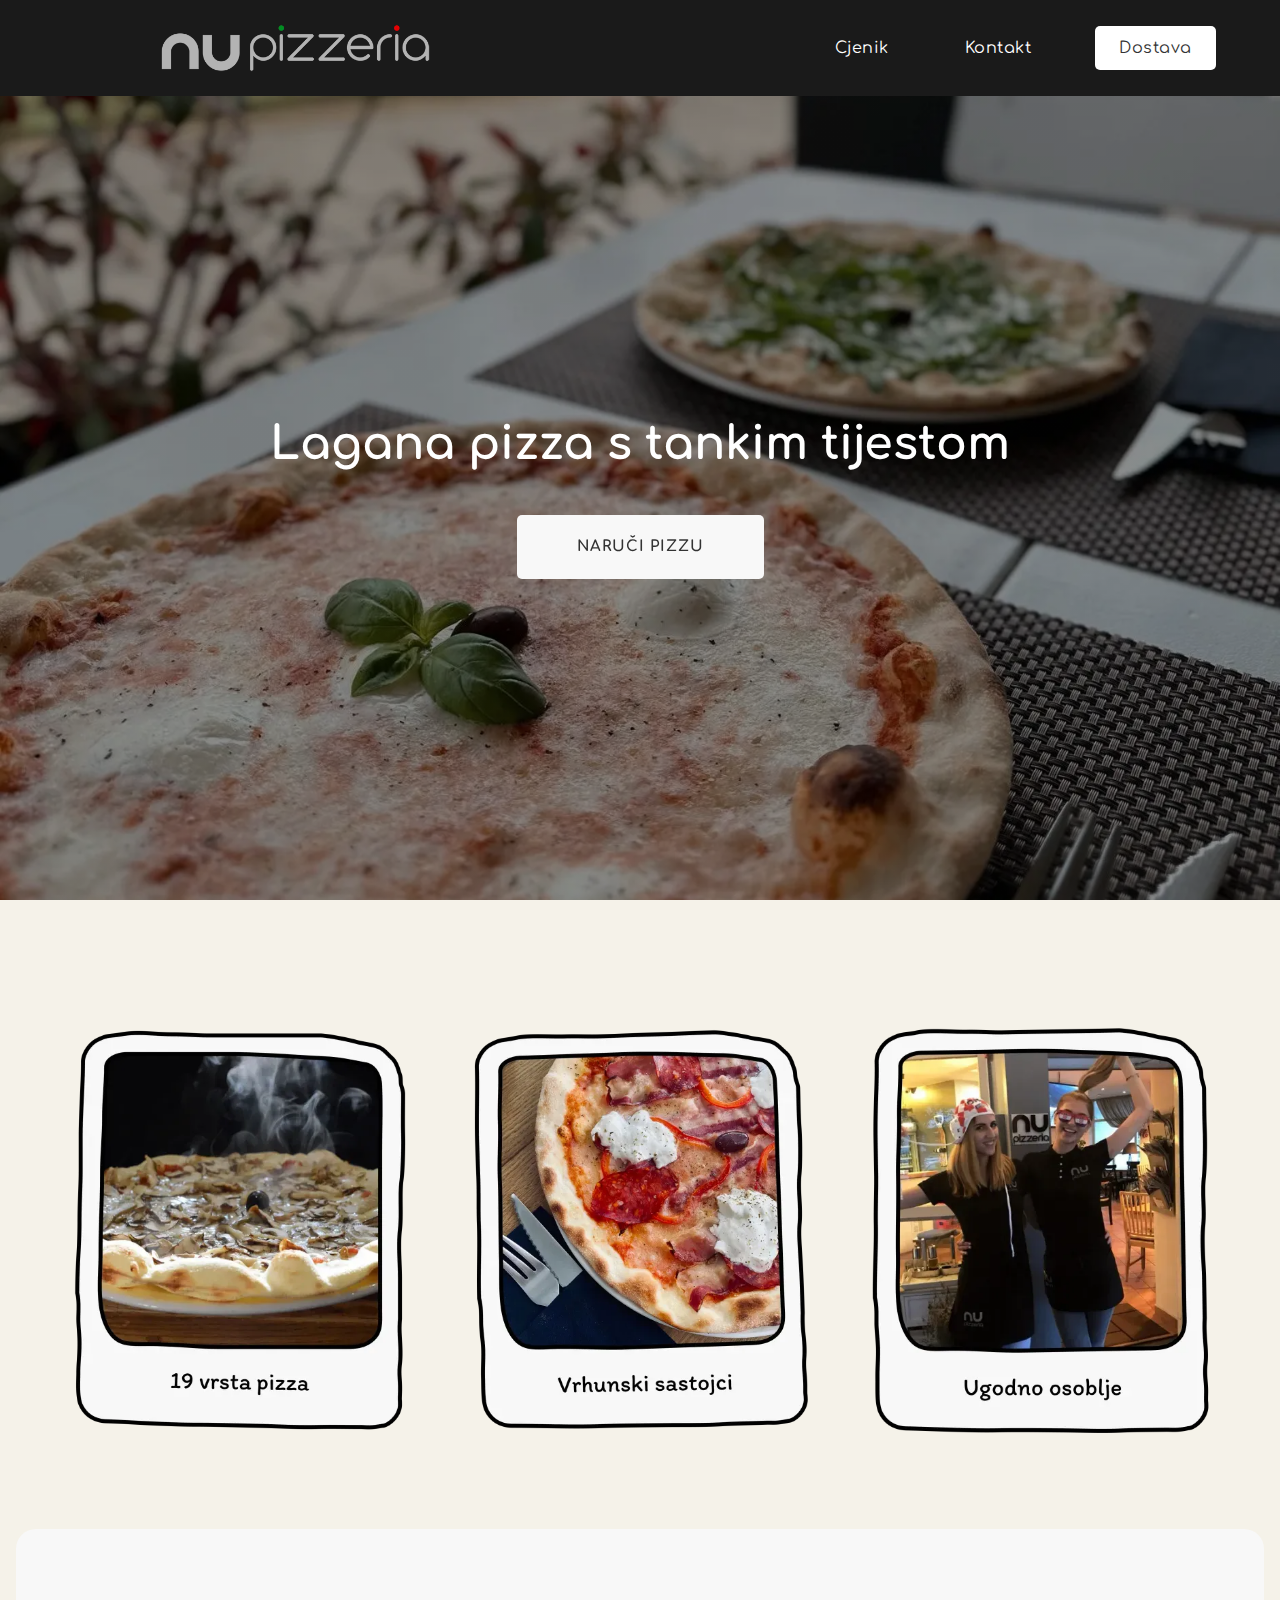
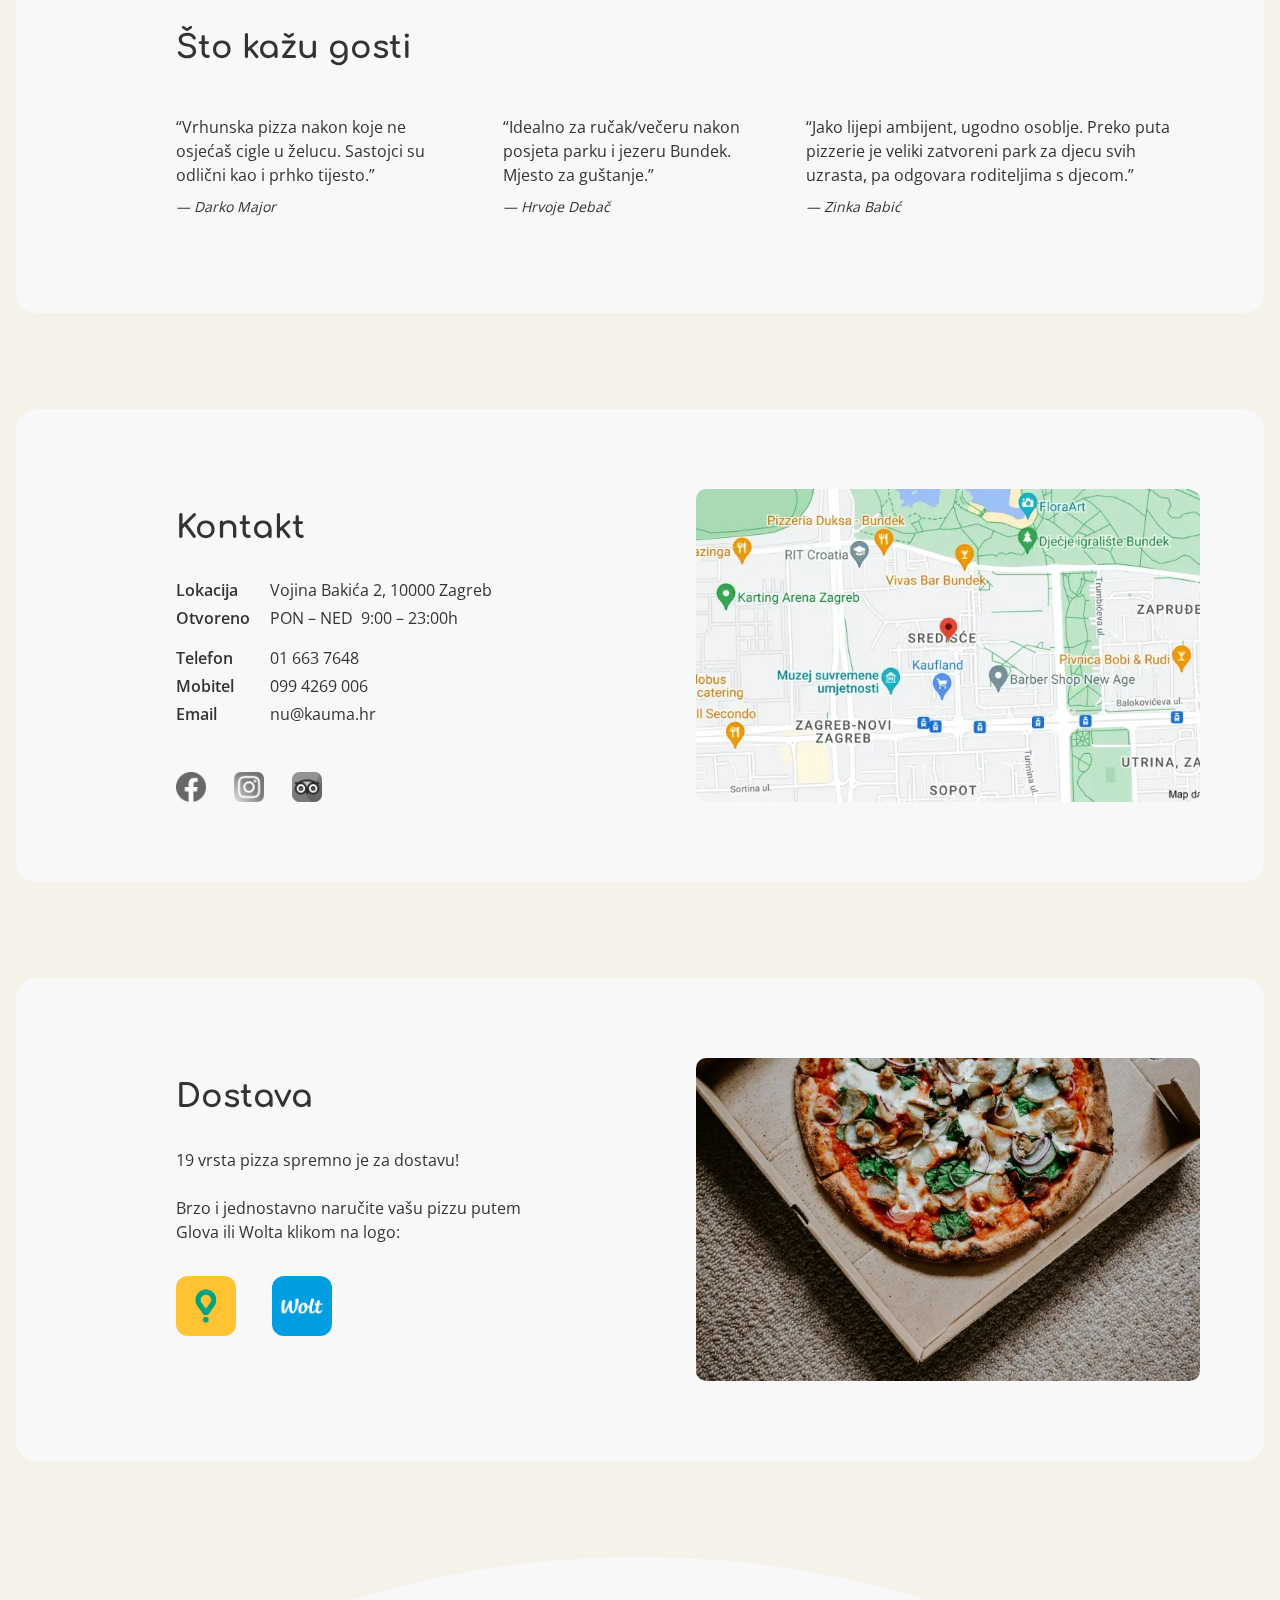
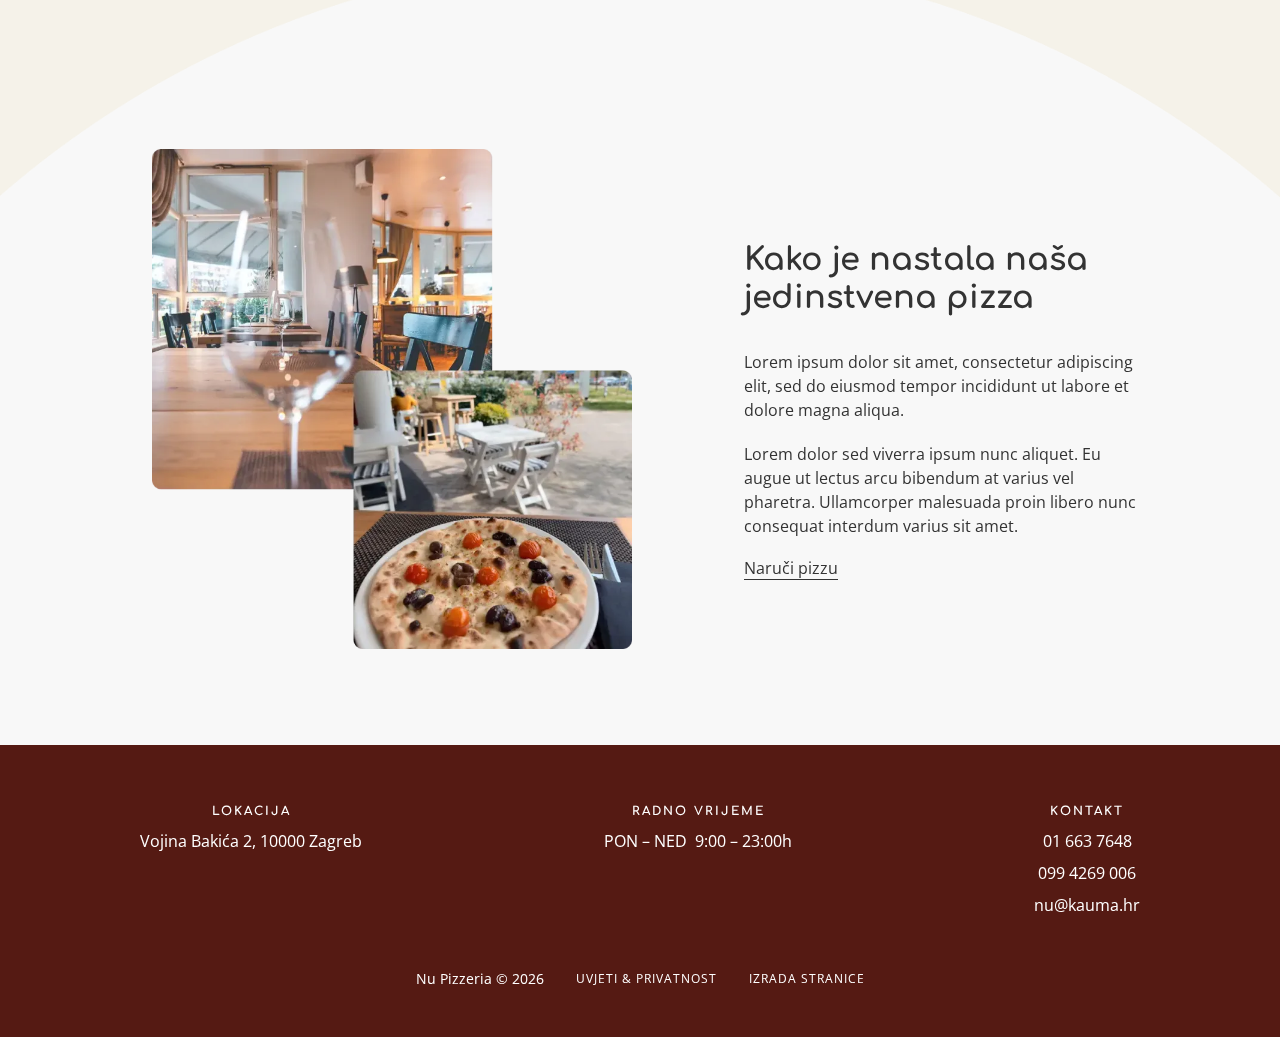
<file: index.html>
<!DOCTYPE html><!--  This site was created in Webflow. https://www.webflow.com  -->
<!--  Last Published: Thu Nov 16 2023 15:43:04 GMT+0000 (Coordinated Universal Time)  -->
<html data-wf-page="654d11d9ecc421986d7ef136" data-wf-site="654d11d9ecc421986d7ef12e" lang="hr">
<head>
  <meta charset="utf-8">
  <title>Nu Pizzeria</title>
  <meta content="Lagana pizza s tankim tijestom. 19 vrsta pizza. Ugodno osoblje. Lijepa atmosfera. U blizini Bundeka i dječjeg parka." name="description">
  <meta content="Nu Pizzeria" property="og:title">
  <meta content="Lagana pizza s tankim tijestom. 19 vrsta pizza. Ugodno osoblje. Lijepa atmosfera. U blizini Bundeka i dječjeg parka." property="og:description">
  <meta content="Nu Pizzeria" property="twitter:title">
  <meta content="Lagana pizza s tankim tijestom. 19 vrsta pizza. Ugodno osoblje. Lijepa atmosfera. U blizini Bundeka i dječjeg parka." property="twitter:description">
  <meta property="og:type" content="website">
  <meta content="summary_large_image" name="twitter:card">
  <meta content="width=device-width, initial-scale=1" name="viewport">
  <meta content="Webflow" name="generator">

  <!-- <meta http-equiv="Cache-control" content="public"> -->



  <!-- <link rel="preload" href="fonts/Comfortaa-VariableFont_wght.ttf" as="font" type="font/ttf" crossorigin="anonymous"> -->
  <!-- <link rel="preload" href="fonts/OpenSans-VariableFont_wdthwght.ttf" as="font" type="font/ttf" crossorigin="anonymous"> -->

  <!-- <link rel="preload" href="fonts/Comfortaa-Regular.woff" as="font" type="font/woff" crossorigin="anonymous"> -->
  <!-- <link rel="preload" href="fonts/OpenSans-Regular.woff" as="font" type="font/woff" crossorigin="anonymous"> -->

  <!-- <link rel="preload" href="fonts/Comfortaa-Regular.woff2" as="font" type="font/woff2" crossorigin> -->
  <!-- <link rel="preload" href="fonts/OpenSans-Regular.woff2" as="font" type="font/woff2" crossorigin> -->


  <!-- <link rel="preload" fetchpriority="high" as="image" href="images/nu-logo.webp" type="image/webp"> -->
  <!-- <link rel="preload" fetchpriority="high" as="image" href="images/pizza.webp" type="image/webp"> -->


  <!-- <link href="css/normalize.css" rel="stylesheet" type="text/css"> -->
  <!-- <link href="css/webflow.css" rel="stylesheet" type="text/css"> -->
  <!-- <link href="css/nu-pizzeria.webflow.css" rel="stylesheet" type="text/css"> -->
  <!-- <link href="css/all.css" rel="stylesheet" type="text/css"> -->
  <!-- <link href="css/base64.css" rel="stylesheet" type="text/css"> -->



  <!-- <link href="css/normalize.css" rel="stylesheet" type="text/css" disabled> -->
  <!-- <link href="css/webflow.css" rel="stylesheet" type="text/css" disabled> -->
  <!-- <link href="css/nu-pizzeria.webflow.css" rel="stylesheet" type="text/css" disabled> -->
  <!-- <link href="css/all.css" rel="stylesheet" type="text/css" disabled> -->


  <!-- <link rel="stylesheet" href="css/normalize.css" media="print" onload="this.media='all'"> -->
  <!-- <noscript><link rel="stylesheet" href="css/normalize.css"></noscript> -->
  <!-- <link rel="stylesheet" href="css/webflow.css" media="print" onload="this.media='all'"> -->
  <!-- <noscript><link rel="stylesheet" href="css/webflow.css"></noscript> -->
  <!-- <link rel="stylesheet" href="css/nu-pizzeria.webflow.css" media="print" onload="this.media='all'"> -->
  <!-- <noscript><link rel="stylesheet" href="css/nu-pizzeria.webflow.css"></noscript> -->

  

  <!-- <link href="css/normalize.min.css" rel="stylesheet" type="text/css"> -->
  <!-- <link href="css/webflow.min.css" rel="stylesheet" type="text/css"> -->
  <!-- <link href="css/nu-pizzeria.webflow.min.css" rel="stylesheet" type="text/css"> -->
  <!-- <link href="css/all.min.css" rel="stylesheet" type="text/css"> -->


  <!-- <link rel="preload stylesheet" href="css/normalize.css" as="style" type="text/css"> -->
  <!-- <link rel="preload stylesheet" href="css/webflow.css" as="style" type="text/css"> -->
  <!-- <link rel="preload stylesheet" href="css/nu-pizzeria.webflow.css" as="style" type="text/css"> -->
  <!-- <link rel="preload stylesheet" href="css/all.css" as="style" type="text/css"> -->
  <!-- <link rel="preload stylesheet" href="css/all.min.css" as="style" type="text/css"> -->
  <!-- <link rel="preload stylesheet" href="https://assets-global.website-files.com/654d11d9ecc421986d7ef12e/css/nu-pizzeria.webflow.6dc5b6ef6.min.css" as="style" type="text/css" /> -->


  <link href="images/favicon.png" rel="shortcut icon" type="image/x-icon">
  <link href="images/webclip.png" rel="apple-touch-icon">
  <script type="text/javascript">!function(o,c){var n=c.documentElement,t=" w-mod-";n.className+=t+"js",("ontouchstart"in o||o.DocumentTouch&&c instanceof DocumentTouch)&&(n.className+=t+"touch")}(window,document);</script>

  
  <style>
    /*! normalize.css v3.0.3 | MIT License | github.com/necolas/normalize.css */img,legend{border:0}legend,td,th{padding:0}html{font-family:sans-serif;-ms-text-size-adjust:100%;-webkit-text-size-adjust:100%}body{margin:0}article,aside,details,figcaption,figure,footer,header,hgroup,main,menu,nav,section,summary{display:block}audio,canvas,progress,video{display:inline-block;vertical-align:baseline}audio:not([controls]){display:none;height:0}[hidden],template{display:none}a{background-color:transparent}a:active,a:hover{outline:0}abbr[title]{border-bottom:1px dotted}b,optgroup,strong{font-weight:700}dfn{font-style:italic}h1{font-size:2em;margin:.67em 0}mark{background:#ff0;color:#000}small{font-size:80%}sub,sup{font-size:75%;line-height:0;position:relative;vertical-align:baseline}sup{top:-.5em}sub{bottom:-.25em}svg:not(:root){overflow:hidden}figure{margin:1em 40px}hr{box-sizing:content-box;height:0}pre,textarea{overflow:auto}code,kbd,pre,samp{font-family:monospace,monospace;font-size:1em}button,input,optgroup,select,textarea{color:inherit;font:inherit;margin:0}button{overflow:visible}button,select{text-transform:none}button,html input[type=button],input[type=reset]{-webkit-appearance:button;cursor:pointer}button[disabled],html input[disabled]{cursor:default}button::-moz-focus-inner,input::-moz-focus-inner{border:0;padding:0}input{line-height:normal}input[type=checkbox],input[type=radio]{box-sizing:border-box;padding:0}input[type=number]::-webkit-inner-spin-button,input[type=number]::-webkit-outer-spin-button{height:auto}input[type=search]{-webkit-appearance:none}input[type=search]::-webkit-search-cancel-button,input[type=search]::-webkit-search-decoration{-webkit-appearance:none}fieldset{border:1px solid silver;margin:0 2px;padding:.35em .625em .75em}table{border-collapse:collapse;border-spacing:0}
 
    h1,h2,h3{margin-top:20px}body,h5{line-height:20px}h4,h5,h6{margin-top:10px}blockquote,figure{margin:0 0 10px}ol,p,ul{margin-top:0;margin-bottom:10px}h1,h2,h3,h4,h5,h6,ol,p,ul{margin-bottom:10px}.w-slider,.w-slider-nav{-webkit-tap-highlight-color:transparent}.w-lightbox-backdrop,.w-webflow-badge,.w-webflow-badge *{text-indent:0;text-shadow:none;word-break:normal;word-spacing:normal;word-wrap:normal}.w-inline-block,.w-richtext figure.w-richtext-align-center.w-richtext-figure-type-image>div,.w-richtext figure.w-richtext-align-center[data-rt-type=image]>div,img{max-width:100%}@font-face{font-family:webflow-icons;src:url("[data-uri]") format('truetype');font-weight:400;font-style:normal}[class*=" w-icon-"],[class^=w-icon-]{font-family:webflow-icons!important;speak:none;font-style:normal;font-weight:400;font-variant:normal;text-transform:none;line-height:1;-webkit-font-smoothing:antialiased;-moz-osx-font-smoothing:grayscale}.w-icon-slider-right:before{content:"\e600"}.w-icon-slider-left:before{content:"\e601"}.w-icon-nav-menu:before{content:"\e602"}.w-icon-arrow-down:before,.w-icon-dropdown-toggle:before{content:"\e603"}.w-icon-file-upload-remove:before{content:"\e900"}.w-icon-file-upload-icon:before{content:"\e903"}*{-webkit-box-sizing:border-box;-moz-box-sizing:border-box;box-sizing:border-box}html{height:100%}body{margin:0;min-height:100%;background-color:#fff;font-family:Arial,sans-serif;font-size:14px;color:#333}img{vertical-align:middle;display:inline-block}html.w-mod-touch *{background-attachment:scroll!important}.w-block,.w-dropdown-list.w--open,.w-richtext figure.w-richtext-align-fullwidth>figcaption{display:block}.w-inline-block{display:inline-block}.w-clearfix:after,.w-clearfix:before,.w-container:after,.w-container:before,.w-embed:after,.w-embed:before,.w-nav:after,.w-nav:before,.w-radio:after,.w-radio:before,.w-richtext:after,.w-richtext:before,.w-row:after,.w-row:before{content:" ";display:table;grid-column-start:1;grid-row-start:1;grid-column-end:2;grid-row-end:2}.w-clearfix:after,.w-container:after,.w-embed:after,.w-nav:after,.w-radio:after,.w-richtext figure.w-richtext-align-normal,.w-richtext:after,.w-row:after{clear:both}.w-file-upload-default.w-hidden,.w-file-upload-error.w-hidden,.w-file-upload-success.w-hidden,.w-file-upload-uploading.w-hidden,.w-hidden,.w-lightbox-hide{display:none}.w-button{display:inline-block;padding:9px 15px;background-color:#3898ec;color:#fff;border:0;line-height:inherit;text-decoration:none;cursor:pointer;border-radius:0}input.w-button{-webkit-appearance:button}html[data-w-dynpage] [data-w-cloak]{color:transparent!important}.w-webflow-badge,.w-webflow-badge *{position:static;left:auto;top:auto;right:auto;bottom:auto;z-index:auto;display:block;visibility:visible;overflow:visible;overflow-x:visible;overflow-y:visible;box-sizing:border-box;width:auto;height:auto;max-height:none;max-width:none;min-height:0;min-width:0;margin:0;padding:0;float:none;clear:none;border:0 transparent;border-radius:0;background:0 0;box-shadow:none;opacity:1;transform:none;transition:none;direction:ltr;font-family:inherit;font-weight:inherit;color:inherit;font-size:inherit;line-height:inherit;font-style:inherit;font-variant:inherit;text-align:inherit;letter-spacing:inherit;text-decoration:inherit;text-transform:inherit;list-style-type:disc;font-smoothing:auto;vertical-align:baseline;cursor:inherit;white-space:inherit}.w-webflow-badge,.w-webflow-badge>img{display:inline-block!important;visibility:visible!important;opacity:1!important}.w-form-done,.w-slider,.w-widget-map .gm-style-iw,.w-widget-twitter-count-shim,figcaption{text-align:center}.w-webflow-badge{position:fixed!important;z-index:2147483647!important;top:auto!important;right:12px!important;bottom:12px!important;left:auto!important;color:#aaadb0!important;background-color:#fff!important;border-radius:3px!important;padding:6px!important;font-size:12px!important;line-height:14px!important;text-decoration:none!important;transform:none!important;margin:0!important;width:auto!important;height:auto!important;overflow:visible!important;white-space:nowrap;box-shadow:0 0 0 1px rgba(0,0,0,.1),0 1px 3px rgba(0,0,0,.1);cursor:pointer}.w-webflow-badge>img{vertical-align:middle!important}h1,h2,h3,h4,h5,h6{font-weight:700}h1{font-size:38px;line-height:44px}h2{font-size:32px;line-height:36px}h3{font-size:24px;line-height:30px}h4{font-size:18px;line-height:24px}h5{font-size:14px}h6{font-size:12px;line-height:18px}blockquote{padding:10px 20px;border-left:5px solid #e2e2e2;font-size:18px;line-height:22px}figcaption{margin-top:5px}ol,ul{padding-left:40px}.w-list-unstyled{padding-left:0;list-style:none}.w-video{width:100%;position:relative;padding:0}.w-video embed,.w-video iframe,.w-video object{position:absolute;top:0;left:0;width:100%;height:100%;border:none}fieldset{padding:0;margin:0;border:0}[type=button],[type=reset],button{border:0;cursor:pointer;-webkit-appearance:button}.w-form{margin:0 0 15px}.w-form-done{display:none;padding:20px;background-color:#ddd}.w-form-fail{display:none;margin-top:10px;padding:10px;background-color:#ffdede}label{display:block;margin-bottom:5px;font-weight:700}.w-input,.w-select{display:block;width:100%;height:38px;padding:8px 12px;margin-bottom:10px;font-size:14px;line-height:1.42857143;color:#333;vertical-align:middle;background-color:#fff;border:1px solid #ccc}.w-input:-moz-placeholder,.w-select:-moz-placeholder{color:#999}.w-input::-moz-placeholder,.w-select::-moz-placeholder{color:#999;opacity:1}.w-input::-webkit-input-placeholder,.w-select::-webkit-input-placeholder{color:#999}.w-input:focus,.w-select:focus{border-color:#3898ec;outline:0}.w-input[disabled],.w-input[readonly],.w-select[disabled],.w-select[readonly],fieldset[disabled] .w-input,fieldset[disabled] .w-select{cursor:not-allowed}.w-input[disabled]:not(.w-input-disabled),.w-input[readonly],.w-select[disabled]:not(.w-input-disabled),.w-select[readonly],fieldset[disabled]:not(.w-input-disabled) .w-input,fieldset[disabled]:not(.w-input-disabled) .w-select{background-color:#eee}.w-select[multiple],textarea.w-input,textarea.w-select{height:auto}.w-select{background-color:#f3f3f3}.w-form-label{display:inline-block;cursor:pointer;font-weight:400;margin-bottom:0}.w-radio{display:block;margin-bottom:5px;padding-left:20px}.w-radio-input{margin:3px 0 0 -20px;line-height:normal;float:left}.w-file-upload{display:block;margin-bottom:10px}.w-file-upload-input{width:.1px;height:.1px;opacity:0;overflow:hidden;position:absolute;z-index:-100}.w-file-upload-default,.w-file-upload-success,.w-file-upload-uploading{display:inline-block;color:#333}.w-file-upload-error{display:block;margin-top:10px}.w-file-upload-file,.w-file-upload-uploading-btn{display:flex;margin:0;border:1px solid #ccc;background-color:#fafafa}.w-file-upload-uploading-btn{font-size:14px;font-weight:400;cursor:pointer;padding:8px 12px}.w-file-upload-file{flex-grow:1;justify-content:space-between;padding:8px 9px 8px 11px}.w-file-upload-file-name{font-size:14px;font-weight:400;display:block}.w-file-remove-link{margin-top:3px;margin-left:10px;width:auto;height:auto;padding:3px;display:block;cursor:pointer}.w-icon-file-upload-remove{margin:auto;font-size:10px}.w-file-upload-error-msg{display:inline-block;color:#ea384c;padding:2px 0}.w-file-upload-info{display:inline-block;line-height:38px;padding:0 12px}.w-file-upload-label{display:inline-block;font-size:14px;font-weight:400;cursor:pointer;margin:0;padding:8px 12px;border:1px solid #ccc;background-color:#fafafa}.w-icon-file-upload-icon,.w-icon-file-upload-uploading{display:inline-block;margin-right:8px;width:20px}.w-icon-file-upload-uploading{height:20px}.w-container{margin-left:auto;margin-right:auto;max-width:940px}.w-container .w-row{margin-left:-10px;margin-right:-10px}.w-row .w-row{margin-left:0;margin-right:0}.w-col{position:relative;float:left;width:100%;min-height:1px;padding-left:10px;padding-right:10px}.w-col .w-col{padding-left:0;padding-right:0}.w-col-1{width:8.33333333%}.w-col-2{width:16.66666667%}.w-col-3{width:25%}.w-col-4{width:33.33333333%}.w-col-5{width:41.66666667%}.w-col-6{width:50%}.w-col-7{width:58.33333333%}.w-col-8{width:66.66666667%}.w-col-9{width:75%}.w-col-10{width:83.33333333%}.w-col-11{width:91.66666667%}.w-col-12,.w-richtext figure img,.w-richtext figure.w-richtext-figure-type-video>div,.w-richtext figure[data-rt-type=video]>div{width:100%}.w-hidden-main,.w-widget-map .gm-style-iw>button{display:none!important}.w-widget{position:relative}.w-widget-map{width:100%;height:400px}.w-widget-map label{width:auto;display:inline}.w-widget-map img{max-width:inherit}.w-lightbox-noscroll,.w-richtext ol,.w-richtext ul,.w-widget-twitter{overflow:hidden}.w-widget-twitter-count-shim{display:inline-block;vertical-align:top;position:relative;width:28px;height:20px;background:#fff;border:1px solid #758696;border-radius:3px}.w-widget-twitter-count-shim *{pointer-events:none;-webkit-user-select:none;-moz-user-select:none;-ms-user-select:none;user-select:none}.w-dropdown-toggle,.w-slider-arrow-left,.w-slider-arrow-right{-webkit-user-select:none;-moz-user-select:none;-ms-user-select:none;cursor:pointer}.w-widget-twitter-count-shim .w-widget-twitter-count-inner{position:relative;font-size:15px;line-height:12px;text-align:center;color:#999;font-family:serif}.w-widget-twitter-count-shim .w-widget-twitter-count-clear{position:relative;display:block}.w-widget-twitter-count-shim.w--large{width:36px;height:28px}.w-widget-twitter-count-shim.w--large .w-widget-twitter-count-inner{font-size:18px;line-height:18px}.w-widget-twitter-count-shim:not(.w--vertical){margin-left:5px;margin-right:8px}.w-widget-twitter-count-shim:not(.w--vertical).w--large{margin-left:6px}.w-widget-twitter-count-shim:not(.w--vertical):after,.w-widget-twitter-count-shim:not(.w--vertical):before{top:50%;left:0;border:solid transparent;content:' ';height:0;width:0;position:absolute;pointer-events:none}.w-widget-twitter-count-shim:not(.w--vertical):before{border-color:rgba(117,134,150,0);border-right-color:#5d6c7b;border-width:4px;margin-left:-9px;margin-top:-4px}.w-widget-twitter-count-shim:not(.w--vertical).w--large:before{border-width:5px;margin-left:-10px;margin-top:-5px}.w-widget-twitter-count-shim:not(.w--vertical):after{border-color:rgba(255,255,255,0);border-right-color:#fff;border-width:4px;margin-left:-8px;margin-top:-4px}.w-widget-twitter-count-shim:not(.w--vertical).w--large:after{border-width:5px;margin-left:-9px;margin-top:-5px}.w-widget-twitter-count-shim.w--vertical{width:61px;height:33px;margin-bottom:8px}.w-widget-twitter-count-shim.w--vertical:after,.w-widget-twitter-count-shim.w--vertical:before{top:100%;left:50%;border:solid transparent;content:' ';height:0;width:0;position:absolute;pointer-events:none}.w-widget-twitter-count-shim.w--vertical:before{border-color:rgba(117,134,150,0);border-top-color:#5d6c7b;border-width:5px;margin-left:-5px}.w-widget-twitter-count-shim.w--vertical:after{border-color:rgba(255,255,255,0);border-top-color:#fff;border-width:4px;margin-left:-4px}.w-widget-twitter-count-shim.w--vertical .w-widget-twitter-count-inner{font-size:18px;line-height:22px}.w-widget-twitter-count-shim.w--vertical.w--large{width:76px}.w-background-video{position:relative;overflow:hidden;height:500px;color:#fff}.w-background-video>video{background-size:cover;background-position:50% 50%;position:absolute;margin:auto;width:100%;height:100%;right:-100%;bottom:-100%;top:-100%;left:-100%;object-fit:cover;z-index:-100}.w-background-video>video::-webkit-media-controls-start-playback-button{display:none!important;-webkit-appearance:none}.w-background-video--control{position:absolute;bottom:1em;right:1em;background-color:transparent;padding:0}.w-background-video--control>[hidden]{display:none!important}.w-slider{position:relative;height:300px;background:#ddd;clear:both;tap-highlight-color:rgba(0,0,0,0)}.w-slide,.w-slider-mask{position:relative;height:100%}.w-slider-mask{display:block;overflow:hidden;z-index:1;left:0;right:0;white-space:nowrap}.w-slide{display:inline-block;vertical-align:top;width:100%;white-space:normal;text-align:left}.w-slider-nav{position:absolute;z-index:2;top:auto;right:0;bottom:0;left:0;margin:auto;padding-top:10px;height:40px;text-align:center;tap-highlight-color:rgba(0,0,0,0)}.w-slider-nav.w-round>div{border-radius:100%}.w-slider-nav.w-num>div{width:auto;height:auto;padding:.2em .5em;font-size:inherit;line-height:inherit}.w-slider-nav.w-shadow>div{box-shadow:0 0 3px rgba(51,51,51,.4)}.w-slider-nav-invert{color:#fff}.w-slider-nav-invert>div{background-color:rgba(34,34,34,.4)}.w-slider-nav-invert>div.w-active{background-color:#222}.w-slider-dot{position:relative;display:inline-block;width:1em;height:1em;background-color:rgba(255,255,255,.4);cursor:pointer;margin:0 3px .5em;transition:background-color .1s,color .1s}.w-slider-dot.w-active{background-color:#fff}.w-nav-button.w--open,.w-tab-link.w--current{background-color:#c8c8c8}.w-slider-dot:focus{outline:0;box-shadow:0 0 0 2px #fff}.w-slider-dot:focus.w-active{box-shadow:none}.w-slider-arrow-left,.w-slider-arrow-right{position:absolute;width:80px;top:0;right:0;bottom:0;left:0;margin:auto;overflow:hidden;color:#fff;font-size:40px;-webkit-tap-highlight-color:transparent;tap-highlight-color:rgba(0,0,0,0);user-select:none}.w-slider-arrow-left [class*=' w-icon-'],.w-slider-arrow-left [class^=w-icon-],.w-slider-arrow-right [class*=' w-icon-'],.w-slider-arrow-right [class^=w-icon-]{position:absolute}.w-dropdown-link:focus,.w-dropdown-toggle:focus,.w-slider-arrow-left:focus,.w-slider-arrow-right:focus{outline:0}.w-slider-arrow-left{z-index:3;right:auto}.w-slider-arrow-right{z-index:4;left:auto}.w-icon-slider-left,.w-icon-slider-right{top:0;right:0;bottom:0;left:0;margin:auto;width:1em;height:1em}.w-slider-aria-label{border:0;clip:rect(0 0 0 0);height:1px;margin:-1px;overflow:hidden;padding:0;position:absolute;width:1px}.w-dropdown,.w-dropdown-btn,.w-dropdown-link,.w-dropdown-toggle{position:relative;text-align:left;margin-left:auto;margin-right:auto}.w-slider-force-show{display:block!important}.w-dropdown{display:inline-block;z-index:900}.w-dropdown-btn,.w-dropdown-link,.w-dropdown-toggle{vertical-align:top;text-decoration:none;color:#222;padding:20px;white-space:nowrap}.w-dropdown-toggle{user-select:none;display:inline-block;padding-right:40px}.w-lightbox-backdrop,.w-nav-button{-webkit-tap-highlight-color:transparent;-webkit-user-select:none;-moz-user-select:none}.w-icon-dropdown-toggle{position:absolute;top:0;right:0;bottom:0;margin:auto 20px auto auto;width:1em;height:1em}.w-dropdown-list{position:absolute;background:#ddd;display:none;min-width:100%}.w-dropdown-link{padding:10px 20px;display:block;color:#222}.w-dropdown-link.w--current,.w-nav-link.w--current{color:#0082f3}.w-lightbox-backdrop{cursor:auto;font-style:normal;letter-spacing:normal;list-style:disc;text-transform:none;visibility:visible;white-space:normal;position:fixed;top:0;right:0;bottom:0;left:0;color:#fff;font-family:"Helvetica Neue",Helvetica,Ubuntu,"Segoe UI",Verdana,sans-serif;font-size:17px;line-height:1.2;font-weight:300;text-align:center;background:rgba(0,0,0,.9);z-index:2000;outline:0;opacity:0;-webkit-transform:translate(0,0)}.w-lightbox-group .w-lightbox-figure,.w-lightbox-item,.w-nav-button,.w-tab-link{cursor:pointer}.w-lightbox-caption,.w-lightbox-strip{white-space:nowrap;left:0;bottom:0;right:0}.w-lightbox-backdrop,.w-lightbox-container{height:100%;overflow:auto;-webkit-overflow-scrolling:touch}.w-lightbox-content{position:relative;height:100vh;overflow:hidden}.w-lightbox-view{position:absolute;width:100vw;height:100vh;opacity:0}.w-lightbox-view:before{content:"";height:100vh}.w-lightbox-group,.w-lightbox-group .w-lightbox-view,.w-lightbox-group .w-lightbox-view:before{height:86vh}.w-lightbox-frame,.w-lightbox-view:before{display:inline-block;vertical-align:middle}.w-lightbox-figure{position:relative;margin:0}.w-lightbox-img{width:auto;height:auto;max-width:none}.w-lightbox-image{display:block;float:none;max-width:100vw;max-height:100vh}.w-lightbox-group .w-lightbox-image{max-height:86vh}.w-lightbox-caption{position:absolute;padding:.5em 1em;background:rgba(0,0,0,.4);text-align:left;text-overflow:ellipsis;overflow:hidden}.w-lightbox-embed{position:absolute;top:0;right:0;bottom:0;left:0;width:100%;height:100%}.w-lightbox-control{position:absolute;top:0;width:4em;background-size:24px;background-repeat:no-repeat;background-position:center;cursor:pointer;-webkit-transition:.3s;transition:.3s}.w-lightbox-left{display:none;bottom:0;left:0;background-image:url("[data-uri]")}.w-lightbox-right{display:none;right:0;bottom:0;background-image:url("[data-uri]")}.w-lightbox-item,.w-richtext figure.w-richtext-figure-type-image>div,.w-richtext figure[data-rt-type=image]>div{display:inline-block}.w-lightbox-close{right:0;height:2.6em;background-image:url("[data-uri]");background-size:18px}.w-lightbox-strip{position:absolute;padding:0 1vh;line-height:0;overflow-x:auto;overflow-y:hidden}.w-lightbox-item{width:10vh;padding:2vh 1vh;box-sizing:content-box;-webkit-transform:translate3d(0,0,0)}.w-lightbox-active{opacity:.3}.w-lightbox-thumbnail{position:relative;height:10vh;background:#222;overflow:hidden}.w-lightbox-thumbnail-image{position:absolute;top:0;left:0}.w-lightbox-thumbnail .w-lightbox-tall{top:50%;width:100%;-webkit-transform:translate(0,-50%);transform:translate(0,-50%)}.w-lightbox-thumbnail .w-lightbox-wide{left:50%;height:100%;-webkit-transform:translate(-50%,0);transform:translate(-50%,0)}.w-lightbox-spinner{position:absolute;top:50%;left:50%;box-sizing:border-box;width:40px;height:40px;margin-top:-20px;margin-left:-20px;border:5px solid rgba(0,0,0,.4);border-radius:50%;-webkit-animation:.8s linear infinite spin;animation:.8s linear infinite spin}.w-nav,.w-nav-brand,.w-nav-link,.w-nav-menu{position:relative}.w-lightbox-spinner:after{content:"";position:absolute;top:-4px;right:-4px;bottom:-4px;left:-4px;border:3px solid transparent;border-bottom-color:#fff;border-radius:50%}@media (min-width:768px){.w-lightbox-content{height:96vh;margin-top:2vh}.w-lightbox-view,.w-lightbox-view:before{height:96vh}.w-lightbox-group,.w-lightbox-group .w-lightbox-view,.w-lightbox-group .w-lightbox-view:before{height:84vh}.w-lightbox-image{max-width:96vw;max-height:96vh}.w-lightbox-group .w-lightbox-image{max-width:82.3vw;max-height:84vh}.w-lightbox-left,.w-lightbox-right{display:block;opacity:.5}.w-lightbox-close{opacity:.8}.w-lightbox-control:hover{opacity:1}}.w-lightbox-inactive,.w-lightbox-inactive:hover{opacity:0}.w-richtext[contenteditable=true]:after,.w-richtext[contenteditable=true]:before{white-space:initial}.w-richtext .w-richtext-figure-selected.w-richtext-figure-type-image div,.w-richtext .w-richtext-figure-selected.w-richtext-figure-type-video div:after,.w-richtext .w-richtext-figure-selected[data-rt-type=image] div,.w-richtext .w-richtext-figure-selected[data-rt-type=video] div:after{outline:#2895f7 solid 2px}.w-richtext figure.w-richtext-figure-type-video>div:after,.w-richtext figure[data-rt-type=video]>div:after{content:'';position:absolute;display:none;left:0;top:0;right:0;bottom:0}.w-richtext figure{position:relative;max-width:60%}.w-richtext figure>div:before{cursor:default!important}.w-richtext figure figcaption.w-richtext-figcaption-placeholder{opacity:.6}.w-richtext figure div{font-size:0px;color:transparent}.w-richtext figure.w-richtext-figure-type-image,.w-richtext figure[data-rt-type=image]{display:table}.w-richtext figure.w-richtext-figure-type-image>figcaption,.w-richtext figure[data-rt-type=image]>figcaption{display:table-caption;caption-side:bottom}.w-richtext figure.w-richtext-figure-type-video,.w-richtext figure[data-rt-type=video]{width:60%;height:0}.w-richtext figure.w-richtext-figure-type-video iframe,.w-richtext figure[data-rt-type=video] iframe{position:absolute;top:0;left:0;width:100%;height:100%}.w-richtext figure.w-richtext-align-center{margin-right:auto;margin-left:auto;clear:both}.w-richtext figure.w-richtext-align-fullwidth{width:100%;max-width:100%;text-align:center;clear:both;display:block;margin-right:auto;margin-left:auto}.w-richtext figure.w-richtext-align-fullwidth>div{display:inline-block;padding-bottom:inherit}.w-richtext figure.w-richtext-align-floatleft{float:left;margin-right:15px;clear:none}.w-richtext figure.w-richtext-align-floatright{float:right;margin-left:15px;clear:none}.w-nav{background:#ddd;z-index:1000}.w-nav-brand{float:left;text-decoration:none;color:#333}.w-nav-link,.w-tab-link{vertical-align:top;text-decoration:none;color:#222}.w-nav-link{display:inline-block;padding:20px;text-align:left;margin-left:auto;margin-right:auto}.w-nav-menu{float:right}[data-nav-menu-open]{display:block!important;position:absolute;top:100%;left:0;right:0;background:#c8c8c8;text-align:center;overflow:visible;min-width:200px}.w--nav-link-open{display:block;position:relative}.w-nav-overlay{position:absolute;overflow:hidden;display:none;top:100%;left:0;right:0;width:100%}.w-nav-overlay [data-nav-menu-open]{top:0}.w-nav[data-animation=over-left] .w-nav-overlay,.w-nav[data-animation=over-right] .w-nav-overlay{width:auto}.w-nav[data-animation=over-left] .w-nav-overlay,.w-nav[data-animation=over-left] [data-nav-menu-open]{right:auto;z-index:1;top:0}.w-nav[data-animation=over-right] .w-nav-overlay,.w-nav[data-animation=over-right] [data-nav-menu-open]{left:auto;z-index:1;top:0}.w-nav-button{position:relative;float:right;padding:18px;font-size:24px;display:none;tap-highlight-color:rgba(0,0,0,0);-ms-user-select:none;user-select:none}.w-nav-button:focus{outline:0}.w-nav-button.w--open{color:#fff}.w-nav[data-collapse=all] .w-nav-menu{display:none}.w--nav-dropdown-open,.w--nav-dropdown-toggle-open,.w-nav[data-collapse=all] .w-nav-button{display:block}.w--nav-dropdown-list-open{position:static}.w-tab-content,.w-tab-link,.w-tab-menu,.w-tab-pane,.w-tabs{position:relative}@media screen and (max-width:991px){.w-container{max-width:728px}.w-hidden-main{display:inherit!important}.w-hidden-medium{display:none!important}.w-col-medium-1{width:8.33333333%}.w-col-medium-2{width:16.66666667%}.w-col-medium-3{width:25%}.w-col-medium-4{width:33.33333333%}.w-col-medium-5{width:41.66666667%}.w-col-medium-6{width:50%}.w-col-medium-7{width:58.33333333%}.w-col-medium-8{width:66.66666667%}.w-col-medium-9{width:75%}.w-col-medium-10{width:83.33333333%}.w-col-medium-11{width:91.66666667%}.w-col-medium-12{width:100%}.w-col-stack{width:100%;left:auto;right:auto}.w-nav[data-collapse=medium] .w-nav-menu{display:none}.w-nav[data-collapse=medium] .w-nav-button{display:block}}@media screen and (max-width:767px){.w-hidden-main,.w-hidden-medium{display:inherit!important}.w-hidden-small{display:none!important}.w-container .w-row,.w-row{margin-left:0;margin-right:0}.w-col{width:100%;left:auto;right:auto}.w-col-small-1{width:8.33333333%}.w-col-small-2{width:16.66666667%}.w-col-small-3{width:25%}.w-col-small-4{width:33.33333333%}.w-col-small-5{width:41.66666667%}.w-col-small-6{width:50%}.w-col-small-7{width:58.33333333%}.w-col-small-8{width:66.66666667%}.w-col-small-9{width:75%}.w-col-small-10{width:83.33333333%}.w-col-small-11{width:91.66666667%}.w-col-small-12{width:100%}.w-nav[data-collapse=small] .w-nav-menu{display:none}.w-nav[data-collapse=small] .w-nav-button{display:block}.w-nav-brand{padding-left:10px}}.w-tabs:after,.w-tabs:before{content:" ";display:table;grid-column-start:1;grid-row-start:1;grid-column-end:2;grid-row-end:2}.w-tabs:after{clear:both}.w-tab-link{display:inline-block;padding:9px 30px;text-align:left;background-color:#ddd}.w-tab-link:focus{outline:0}.w-tab-content{display:block;overflow:hidden}.w-tab-pane{display:none}.w--tab-active{display:block}@media screen and (max-width:479px){.w-container{max-width:none}.w-hidden-main,.w-hidden-medium,.w-hidden-small{display:inherit!important}.w-hidden-tiny{display:none!important}.w-col,.w-col-tiny-12{width:100%}.w-col-tiny-1{width:8.33333333%}.w-col-tiny-2{width:16.66666667%}.w-col-tiny-3{width:25%}.w-col-tiny-4{width:33.33333333%}.w-col-tiny-5{width:41.66666667%}.w-col-tiny-6{width:50%}.w-col-tiny-7{width:58.33333333%}.w-col-tiny-8{width:66.66666667%}.w-col-tiny-9{width:75%}.w-col-tiny-10{width:83.33333333%}.w-col-tiny-11{width:91.66666667%}.w-nav[data-collapse=tiny] .w-nav-menu{display:none}.w-nav[data-collapse=tiny] .w-nav-button,.w-tab-link{display:block}}.w-ix-emptyfix:after{content:""}@keyframes spin{0%{transform:rotate(0)}100%{transform:rotate(360deg)}}.w-dyn-empty{padding:10px;background-color:#ddd}.w-condition-invisible,.w-dyn-bind-empty,.w-dyn-hide{display:none!important}.wf-layout-layout{display:grid}
  
    h1,p{margin-bottom:10px}.body,body{font-size:16px}.nav-link,.nav-link.w--current{color:#fff}.button,.nav-link.cta{border-radius:5px;color:#333}.testimonial-container,.w-layout-grid{grid-column-gap:16px;grid-row-gap:16px;grid-template-rows:auto auto;grid-template-columns:1fr 1fr;grid-auto-columns:1fr}.footer-legal,.footer-link,.info-link,.nav-link,.text-cta{text-decoration:none}.button,.footer-heading,.main-heading,.nav-link,.secondary-heading{font-family:Comfortaa Variablefont Wght,sans-serif}:root{--cream:#f5f2e9;--brand-black:#1a1a1a;--brand-white:#f8f8f8;--auburn:#551a13;--text-black:#333}.w-layout-blockcontainer{max-width:940px;margin-left:auto;margin-right:auto;display:block}.w-layout-grid{display:grid}body{background-color:var(--cream);color:#333;font-family:Opensans Variablefont Wdth Wght,sans-serif;font-weight:400}.button,h1{font-weight:700}h1{margin-top:20px;font-size:46px;line-height:44px}p{line-height:1.5}.logo{width:auto;height:auto;max-height:50px}.navbar{z-index:10;width:100%;background-color:var(--brand-black);position:fixed;top:0;bottom:auto;left:0;right:0}.button,.testimonial-container{background-color:var(--brand-white)}.container{height:6rem;max-width:1440px;justify-content:space-between;align-items:center;padding-left:10rem;padding-right:4rem;display:flex}.container-2,.hero-section{flex-direction:column;display:flex}.brand{order:-1}.map,.nav-menu{order:1}.nav-link{letter-spacing:.5px;margin-left:12px;margin-right:12px;padding:12px 24px}.button,.footer-legal{letter-spacing:1px;text-transform:uppercase}.nav-link:hover{opacity:.7}.nav-link.cta{background-color:#fff;margin-left:24px;margin-right:0}.button.dark:hover,.nav-link.cta:hover{opacity:.9}.hero-section{height:100svh;text-align:center;background-image:linear-gradient(rgba(0,0,0,.45),rgba(0,0,0,.45)),url('images/pizza.webp');background-position:0 0,50%;background-size:auto,cover;justify-content:center;align-items:center;padding-top:6rem}.image{width:100%;height:100%;object-fit:cover}.button{margin-top:2rem;padding:22px 60px;font-size:15px}.button:hover{background-color:#e6e6e6}.button.dark{background-color:var(--brand-black);color:var(--brand-white)}.benefit-image{width:30%;max-width:340px;aspect-ratio:84/100;object-fit:cover;margin-left:30px;margin-right:30px}.space{height:50vh}.benefits-section{justify-content:center;padding:8rem 1rem 6rem;display:flex}.container-2{justify-content:center}.testimonial{max-width:400px;margin-right:4rem}.testimonial-section{flex-direction:column;align-items:center;display:flex}.testimonial-holder{justify-content:center;display:flex}.secondary-heading{margin-bottom:2rem;line-height:1.2}.secondary-heading.left{margin-left:10rem}.testimonial-container{max-width:1440px;border-radius:20px;flex-direction:column;align-items:flex-start;padding-top:4rem;padding-bottom:5rem;padding-left:10rem;display:flex}.container-5,.section-container{background-color:var(--brand-white);padding:5rem 4rem 5rem 10rem}.section{margin-bottom:6rem;margin-left:1rem;margin-right:1rem}.info-block{grid-column-gap:20px;grid-row-gap:8px;grid-template-rows:auto auto auto auto auto;grid-template-columns:min-content max-content;grid-auto-columns:1fr;grid-auto-flow:row;margin-bottom:3rem;display:grid}.about-container,.container-6,.section-container{grid-column-gap:16px;grid-row-gap:16px;grid-template-columns:1fr 1fr;grid-auto-columns:1fr}.info-name{font-weight:600}.section-container{max-width:1440px;border-radius:20px;grid-template-rows:auto;justify-content:space-between;margin-left:auto;margin-right:auto;display:grid}.margin{margin-top:12px}.info-link{color:#333}.footer-legal:hover,.footer-link:hover,.info-link:hover{text-decoration:underline}.info-container{flex-direction:column;justify-content:flex-start;align-items:flex-start}.map{border-radius:10px}.social-icon{height:auto;max-width:30px;mix-blend-mode:luminosity}.social-icon:hover{mix-blend-mode:normal}.social-link{margin-right:1.5rem}.container-5{max-width:1440px;border-radius:20px;justify-content:space-between;display:flex}.delivery-icon{height:auto;max-width:60px;border-radius:20%}.map-image,.section-image{border-radius:10px}.delivery-link{margin-right:2rem}.text-block{max-width:350px;margin-bottom:2rem;line-height:150%}.about-container{background-image:url('images/Ellipse-1.png');background-position:50% 0;background-size:cover;grid-template-rows:auto;justify-content:center;align-items:center;padding:12rem 2rem 6rem;display:grid}.footer{background-color:var(--auburn);color:#fff;flex-direction:column;justify-content:center;align-items:center;padding:3rem 2rem}.copyright{font-size:14px}.footer-info{width:100%;justify-content:space-between;display:flex}.footer-container{max-width:1000px;flex-direction:column;align-items:center;display:flex}.div-block,.utility-page-content{text-align:center;flex-direction:column}.footer-info-item{text-align:center;line-height:2}.div-block{line-height:2;display:flex}.footer-link{color:#fff}.section-image{width:100%;height:100%;object-fit:cover;object-position:50% 50%}.legal-container{margin-top:3rem;display:flex}.footer-legal{color:#fff;margin-left:2rem;font-size:12px}.text-cta{color:#333;border-bottom:1px solid #333}.text-cta:hover{border-bottom-color:transparent}.about-image{width:auto;height:auto;max-height:500px}.about-text{max-width:400px;margin-left:6rem}.paragraph{margin-bottom:20px}.main-heading{color:#fff;text-align:center;margin-top:0;line-height:1.2}.main-heading.dark{color:var(--text-black)}.author{font-size:14px;font-style:italic}.html-embed-2{color:#fff;display:inline}.container-6{max-width:none;grid-template-rows:auto auto;display:grid}.grid{max-width:1440px;margin-left:auto;margin-right:auto}.footer-heading{letter-spacing:2px;text-transform:uppercase;font-size:12px}.utility-page-wrap{width:100vw;height:100vh;max-height:100%;max-width:100%;justify-content:center;align-items:center;display:flex}.utility-page-content{display:flex}.utility-page-form{flex-direction:column;align-items:stretch;display:flex}@media screen and (max-width:991px){.w-layout-blockcontainer{max-width:728px}.logo{max-height:40px}.container{padding-left:3rem;padding-right:3rem}.nav-link{margin-left:0;margin-right:0}.hero-section,.section-container{padding-left:2rem;padding-right:2rem}.benefit-image{margin-left:18px;margin-right:18px}.testimonial{margin-right:2rem}.testimonial-container{padding-left:2rem}.about-text{margin-left:2rem}.main-heading{font-size:42px}.menu-button{color:var(--brand-white);order:1}}@media screen and (max-width:767px){.w-layout-blockcontainer{max-width:none}.nav-link.cta,.nav-menu{background-color:var(--brand-black)}.icons-container.cta,.nav-link{text-align:center}.about-text,.nav-link.cta{margin-left:0}.logo{max-height:35px}.container{height:5rem;padding-right:1rem}.nav-menu{padding-top:10px;padding-bottom:20px}.nav-link{padding-top:16px;padding-bottom:16px}.nav-link.cta{color:#fff}.button{padding:18px 40px;font-size:14px}.testimonial{margin-right:0}.testimonial-holder{grid-column-gap:2rem;grid-row-gap:2rem;flex-direction:column}.about-container,.section-container{grid-column-gap:4rem;grid-row-gap:4rem;grid-template-rows:auto auto;grid-template-columns:1fr}.section-container{padding-top:2rem}.about-container{padding:4rem 2rem}.main-heading{font-size:38px}.menu-button.w--open{color:#fff;background-color:#666;border-radius:10px}.utility-page-wrap{padding-left:1rem;padding-right:1rem}.menu-icon{width:24px;display:inline-block}.text-block-2{font-size:14px;display:inline}#w-node-a61d92b0-203f-666f-d453-278f5558ce55-6d7ef136{grid-row:2/3}}@media screen and (max-width:479px){.container{padding-left:2rem}.button{margin-top:2rem}.benefit-image{z-index:3;width:80%;position:relative}.benefit-image.two{z-index:2;margin-top:-131px;margin-left:-46px}.benefit-image.three{z-index:1;margin-top:-101px;margin-right:-51px}.benefits-section{grid-column-gap:3rem;grid-row-gap:3rem;flex-direction:column;align-items:center;padding-top:3rem;padding-bottom:4rem}.section-container,.testimonial-container{padding:1rem 1.5rem 2rem}.testimonial-holder{grid-column-gap:2.5rem;grid-row-gap:2.5rem}.secondary-heading{text-align:center;margin-bottom:2rem;font-size:26px;line-height:1.3}.testimonial-container{text-align:center;align-items:center}.section{margin-bottom:4rem;margin-left:10px;margin-right:10px}.info-block{grid-column-gap:20px;grid-row-gap:10px}.copyright{order:1;margin-top:1rem}.footer-info{grid-column-gap:24px;grid-row-gap:24px;text-align:center;flex-direction:column}.footer-link{margin-bottom:4px}.legal-container{grid-column-gap:16px;grid-row-gap:16px;text-align:center;flex-direction:column;margin-top:4rem}.footer-legal{margin-left:0}.main-heading{font-size:34px;line-height:1.3}}#w-node-_4278a52f-34cf-9191-59c4-cfd4e1d429c7-6d7ef136,#w-node-_8641cf09-e905-ed6c-1251-d5538889d66a-6d7ef136,#w-node-_9bf3ff17-fbec-4f10-2900-45c087f4364c-6d7ef136,#w-node-aba81d76-b0c8-248f-8230-8bf2b25f048b-6d7ef136,#w-node-d831ba40-2742-d1f2-011e-4b1dbf5eee99-6d7ef136{grid-area:span 1/span 1/span 1/span 1}#w-node-a61d92b0-203f-666f-d453-278f5558ce55-6d7ef136{justify-self:end}@font-face{font-family:'Opensans Variablefont Wdth Wght';src:url('fonts/OpenSans-VariableFont_wdthwght.woff2') format('woff2');font-weight:300 800;font-style:normal;font-display:swap}@font-face{font-family:'Comfortaa Variablefont Wght';src:url('fonts/Comfortaa-VariableFont_wght.woff2') format('woff2');font-weight:300 700;font-style:normal;font-display:swap}
  </style>


</head>
<body>
  <div data-animation="default" data-collapse="small" data-duration="400" data-easing="ease" data-easing2="ease" role="banner" class="navbar w-nav">
    <div class="container w-container">
      <a aria-label="homepage" href="index.html" aria-current="page" class="brand w-nav-brand w--current"><img src="images/nu-logo.webp" loading="eager" width="270" height="50" alt="Nu Pizzeria logo" class="logo"></a>
      <nav role="navigation" class="nav-menu w-nav-menu">
        <a href="images/cjenik.webp" target="_blank" class="nav-link w-nav-link">Cjenik</a>
        <a href="#kontakt" class="nav-link w-nav-link">Kontakt</a>
        <a href="#dostava" class="nav-link cta w-nav-link">Dostava</a>
      </nav>
      <div class="menu-button w-nav-button">
        <div class="menu-icon w-embed"><svg xmlns="http://www.w3.org/2000/svg" fill="none" viewbox="0 0 24 24" stroke-width="1.5" stroke="currentColor" class="w-6 h-6">
            <path stroke-linecap="round" stroke-linejoin="round" d="M3.75 6.75h16.5M3.75 12h16.5m-16.5 5.25h16.5"></path>
          </svg></div>
      </div>
    </div>
  </div>
  <section class="hero-section">
    <h1 class="main-heading">Lagana pizza s tankim tijestom</h1>
    <a href="#dostava" class="button w-button">Naruči pizzu</a>
  </section>
  <section class="benefits-section"><img src="images/Group-8.webp" loading="lazy" sizes="(max-width: 479px) 71vw, 29vw" alt="19 vrsta pizza" width="852" srcset="images/Group-8-p-500.webp 500w, images/Group-8-p-800.webp 800w, images/Group-8-p-1080.webp 1080w, images/Group-8-p-1600.webp 1600w, images/Group-8.webp 1704w" class="benefit-image"><img src="images/Group-7.webp" loading="lazy" sizes="(max-width: 479px) 71vw, 29vw" alt="Vrhunski sastojci" width="851.5" srcset="images/Group-7-p-500.webp 500w, images/Group-7-p-800.webp 800w, images/Group-7-p-1080.webp 1080w, images/Group-7.webp 1703w" class="benefit-image two"><img src="images/Group-9.webp" loading="lazy" width="834.5" sizes="(max-width: 479px) 71vw, 29vw" alt="Ugodno osoblje" srcset="images/Group-9-p-500.webp 500w, images/Group-9-p-800.webp 800w, images/Group-9-p-1080.webp 1080w, images/Group-9-p-1600.webp 1600w, images/Group-9.webp 1669w" class="benefit-image three"></section>
  <section id="recenzije" class="section">
    <div class="w-layout-blockcontainer testimonial-container w-container">
      <h2 class="secondary-heading">Što kažu gosti</h2>
      <div class="testimonial-holder">
        <div class="testimonial">
          <p>“Vrhunska pizza nakon koje ne osjećaš cigle u želucu. Sastojci su odlični kao i prhko tijesto.”</p>
          <div class="author">— Darko Major</div>
        </div>
        <div class="testimonial">
          <p>“Idealno za ručak/večeru nakon posjeta parku i jezeru Bundek. Mjesto za guštanje.”</p>
          <div class="author">— Hrvoje Debač</div>
        </div>
        <div class="testimonial">
          <p>“Jako lijepi ambijent, ugodno osoblje. Preko puta pizzerie je veliki zatvoreni park za djecu svih uzrasta, pa odgovara roditeljima s djecom.”</p>
          <div class="author">— Zinka Babić</div>
        </div>
      </div>
    </div>
  </section>
  <section id="kontakt" class="section">
    <div class="w-layout-grid section-container">
      <div class="info-container">
        <h2 class="secondary-heading">Kontakt</h2>
        <div class="info-block">
          <div class="info-name">Lokacija</div>
          <a id="w-node-_4278a52f-34cf-9191-59c4-cfd4e1d429c7-6d7ef136" href="https://www.google.com/maps/place/Pizzeria+Nu/@45.7802988,15.982593,17z/data=!4m15!1m8!3m7!1s0x4765d67143d9523f:0xe6f558dd8f860e59!2sUl.+Vojina+Baki%C4%87a+2,+10000,+Zagreb!3b1!8m2!3d45.7802988!4d15.9851679!16s%2Fg%2F11h3wg9mf9!3m5!1s0x4765d6715fd5c86d:0x627b15e438160575!8m2!3d45.7802988!4d15.9851679!16s%2Fg%2F11bv1bybww?entry=ttu" target="_blank" class="info-link">Vojina Bakića 2, 10000 Zagreb</a>
          <div class="info-name">Otvoreno</div>
          <div>PON – NED  9:00 – 23:00h</div>
          <div class="info-name margin">Telefon</div>
          <a id="w-node-_9bf3ff17-fbec-4f10-2900-45c087f4364c-6d7ef136" href="tel:+38516637648" class="info-link margin">01 663 7648</a>
          <div class="info-name">Mobitel</div>
          <a href="tel:+385994269006" id="w-node-aba81d76-b0c8-248f-8230-8bf2b25f048b-6d7ef136" class="info-link">099 4269 006</a>
          <div class="info-name">Email</div>
          <a id="w-node-_8641cf09-e905-ed6c-1251-d5538889d66a-6d7ef136" href="mailto:nu@kauma.hr" class="info-link">nu@kauma.hr</a>
        </div>
        <div class="icons-container">
          <a aria-label="Facebook page" href="https://www.facebook.com/nupizzeria" target="_blank" class="social-link w-inline-block"><img src="images/facebook-1.webp" loading="lazy" width="56" height="56" alt="Facebook logo" class="social-icon"></a>
          <a aria-label="Instagram page" href="https://www.instagram.com/nu_pizzeria/?hl=hr" target="_blank" class="social-link w-inline-block"><img src="images/instagram-1.webp" loading="lazy" width="56" height="56" alt="Instagram logo" class="social-icon"></a>
          <a aria-label="Trip Advisor page" id="w-node-d831ba40-2742-d1f2-011e-4b1dbf5eee99-6d7ef136" href="https://www.tripadvisor.com/Restaurant_Review-g294454-d7676092-Reviews-Nu_Pizzeria-Zagreb_Central_Croatia.html" target="_blank" class="social-link w-inline-block"><img src="images/tripadvisor-1.webp" loading="lazy" height="56" alt="Trip Advisor logo" width="56" class="social-icon"></a>
        </div>
      </div>
      <a aria-label="Google Maps address" href="https://www.google.com/maps/place/Pizzeria+Nu/@45.7802988,15.982593,17z/data=!4m15!1m8!3m7!1s0x4765d67143d9523f:0xe6f558dd8f860e59!2sUl.+Vojina+Baki%C4%87a+2,+10000,+Zagreb!3b1!8m2!3d45.7802988!4d15.9851679!16s%2Fg%2F11h3wg9mf9!3m5!1s0x4765d6715fd5c86d:0x627b15e438160575!8m2!3d45.7802988!4d15.9851679!16s%2Fg%2F11bv1bybww?entry=ttu" target="_blank" class="map w-inline-block"><img src="images/map.webp" loading="lazy" sizes="(max-width: 479px) 100vw, (max-width: 767px) 87vw, (max-width: 991px) 44vw, 40vw" alt="Google maps lokacija biznisa" width="650" srcset="images/map-p-500.webp 500w, images/map-p-800.webp 800w, images/map-p-1080.webp 1080w, images/map.webp 1300w" class="section-image"></a>
    </div>
  </section>
  <section id="dostava" class="section">
    <div class="w-layout-grid section-container">
      <div class="info-container">
        <h2 class="secondary-heading">Dostava</h2>
        <div class="text-block">19 vrsta pizza spremno je za dostavu!<br><br>Brzo i jednostavno naručite vašu pizzu putem Glova ili Wolta klikom na logo:</div>
        <div class="icons-container cta">
          <a aria-label="Open in Glovo" href="https://glovoapp.com/hr/hr/zagreb/nu-pizzeria/" target="_blank" class="delivery-link w-inline-block"><img src="images/glovo.webp" loading="lazy" width="256" height="256" alt="Glovo logo" srcset="images/glovo-p-500.webp 500w, images/glovo.webp 512w" sizes="60px" class="delivery-icon"></a>
          <a aria-label="Open in Wolt" href="https://wolt.com/hr/hrv/zagreb/restaurant/nu-pizzeria2" target="_blank" class="delivery-link w-inline-block"><img src="images/wolt.webp" loading="lazy" height="256" alt="Wolt logo" width="256" srcset="images/wolt-p-500.webp 500w, images/wolt.webp 512w" sizes="60px" class="delivery-icon"></a>
        </div>
      </div><img src="images/nik-tE2EynlYV-A-unsplash.webp" loading="lazy" width="497.5" sizes="(max-width: 479px) 86vw, (max-width: 767px) 87vw, (max-width: 991px) 44vw, 40vw" alt="Pizza u kartonu za dostavu" srcset="images/nik-tE2EynlYV-A-unsplash-p-500.webp 500w, images/nik-tE2EynlYV-A-unsplash-p-800.webp 800w, images/nik-tE2EynlYV-A-unsplash-p-1080.webp 1080w, images/nik-tE2EynlYV-A-unsplash-p-1600.webp 1600w, images/nik-tE2EynlYV-A-unsplash.webp 1920w" class="section-image">
    </div>
  </section>
  <section id="o-nama" class="about-section">
    <div class="w-layout-grid about-container"><img class="about-image" src="images/Group-12.webp" width="505" height="526" alt="Unutarnji i vanjski stolovi za goste" sizes="(max-width: 479px) 87vw, (max-width: 767px) 88vw, 46vw" id="w-node-a61d92b0-203f-666f-d453-278f5558ce55-6d7ef136" loading="lazy" srcset="images/Group-12-p-500.webp 500w, images/Group-12-p-800.webp 800w, images/Group-12.webp 1010w">
      <div class="about-text">
        <h2 class="secondary-heading">Kako je nastala naša jedinstvena pizza</h2>
        <p class="paragraph">Lorem ipsum dolor sit amet, consectetur adipiscing elit, sed do eiusmod tempor incididunt ut labore et dolore magna aliqua.</p>
        <p class="paragraph">Lorem dolor sed viverra ipsum nunc aliquet. Eu augue ut lectus arcu bibendum at varius vel pharetra. Ullamcorper malesuada proin libero nunc consequat interdum varius sit amet.</p>
        <a href="#dostava" class="text-cta">Naruči pizzu</a>
      </div>
    </div>
  </section>
  <section class="footer">
    <div class="w-layout-blockcontainer footer-container w-container">
      <div class="footer-info">
        <div class="footer-info-item"><strong class="footer-heading">Lokacija</strong><br>
          <a href="https://www.google.com/maps/place/Pizzeria+Nu/@45.7802988,15.982593,17z/data=!4m15!1m8!3m7!1s0x4765d67143d9523f:0xe6f558dd8f860e59!2sUl.+Vojina+Baki%C4%87a+2,+10000,+Zagreb!3b1!8m2!3d45.7802988!4d15.9851679!16s%2Fg%2F11h3wg9mf9!3m5!1s0x4765d6715fd5c86d:0x627b15e438160575!8m2!3d45.7802988!4d15.9851679!16s%2Fg%2F11bv1bybww?entry=ttu" target="_blank" class="footer-link">Vojina Bakića 2, 10000 Zagreb</a>
        </div>
        <div class="footer-info-item"><strong class="footer-heading">Radno Vrijeme</strong><br>PON – NED  9:00 – 23:00h</div>
        <div class="div-block">
          <div><strong class="footer-heading">Kontakt</strong></div>
          <a href="tel:+38516637648" class="footer-link">01 663 7648</a>
          <a href="tel:+385994269006" class="footer-link">099 4269 006<br></a>
          <a href="mailto:nu@kauma.hr" class="footer-link">nu@kauma.hr</a>
        </div>
      </div>
      <div class="legal-container">
        <div class="copyright">Nu Pizzeria © <span class="year">2023</span></div>
        <a href="#" class="footer-legal">Uvjeti &amp; privatnost</a>
        <a href="mailto:markosarin@hotmail.com" class="footer-legal">Izrada stranice</a>
      </div>
    </div>
  </section>

  <!-- <script src="https://d3e54v103j8qbb.cloudfront.net/js/jquery-3.5.1.min.dc5e7f18c8.js?site=654d11d9ecc421986d7ef12e" type="text/javascript" integrity="sha256-9/aliU8dGd2tb6OSsuzixeV4y/faTqgFtohetphbbj0=" crossorigin="anonymous"></script> -->
  <!-- <script src="js/webflow.js" type="text/javascript"></script> -->

  
  <script type="text/javascript">
/*! jQuery v3.5.1 | (c) JS Foundation and other contributors | jquery.org/license */
!function(e,t){"use strict";"object"==typeof module&&"object"==typeof module.exports?module.exports=e.document?t(e,!0):function(e){if(!e.document)throw new Error("jQuery requires a window with a document");return t(e)}:t(e)}("undefined"!=typeof window?window:this,function(C,e){"use strict";var t=[],r=Object.getPrototypeOf,s=t.slice,g=t.flat?function(e){return t.flat.call(e)}:function(e){return t.concat.apply([],e)},u=t.push,i=t.indexOf,n={},o=n.toString,v=n.hasOwnProperty,a=v.toString,l=a.call(Object),y={},m=function(e){return"function"==typeof e&&"number"!=typeof e.nodeType},x=function(e){return null!=e&&e===e.window},E=C.document,c={type:!0,src:!0,nonce:!0,noModule:!0};function b(e,t,n){var r,i,o=(n=n||E).createElement("script");if(o.text=e,t)for(r in c)(i=t[r]||t.getAttribute&&t.getAttribute(r))&&o.setAttribute(r,i);n.head.appendChild(o).parentNode.removeChild(o)}function w(e){return null==e?e+"":"object"==typeof e||"function"==typeof e?n[o.call(e)]||"object":typeof e}var f="3.5.1",S=function(e,t){return new S.fn.init(e,t)};function p(e){var t=!!e&&"length"in e&&e.length,n=w(e);return!m(e)&&!x(e)&&("array"===n||0===t||"number"==typeof t&&0<t&&t-1 in e)}S.fn=S.prototype={jquery:f,constructor:S,length:0,toArray:function(){return s.call(this)},get:function(e){return null==e?s.call(this):e<0?this[e+this.length]:this[e]},pushStack:function(e){var t=S.merge(this.constructor(),e);return t.prevObject=this,t},each:function(e){return S.each(this,e)},map:function(n){return this.pushStack(S.map(this,function(e,t){return n.call(e,t,e)}))},slice:function(){return this.pushStack(s.apply(this,arguments))},first:function(){return this.eq(0)},last:function(){return this.eq(-1)},even:function(){return this.pushStack(S.grep(this,function(e,t){return(t+1)%2}))},odd:function(){return this.pushStack(S.grep(this,function(e,t){return t%2}))},eq:function(e){var t=this.length,n=+e+(e<0?t:0);return this.pushStack(0<=n&&n<t?[this[n]]:[])},end:function(){return this.prevObject||this.constructor()},push:u,sort:t.sort,splice:t.splice},S.extend=S.fn.extend=function(){var e,t,n,r,i,o,a=arguments[0]||{},s=1,u=arguments.length,l=!1;for("boolean"==typeof a&&(l=a,a=arguments[s]||{},s++),"object"==typeof a||m(a)||(a={}),s===u&&(a=this,s--);s<u;s++)if(null!=(e=arguments[s]))for(t in e)r=e[t],"__proto__"!==t&&a!==r&&(l&&r&&(S.isPlainObject(r)||(i=Array.isArray(r)))?(n=a[t],o=i&&!Array.isArray(n)?[]:i||S.isPlainObject(n)?n:{},i=!1,a[t]=S.extend(l,o,r)):void 0!==r&&(a[t]=r));return a},S.extend({expando:"jQuery"+(f+Math.random()).replace(/\D/g,""),isReady:!0,error:function(e){throw new Error(e)},noop:function(){},isPlainObject:function(e){var t,n;return!(!e||"[object Object]"!==o.call(e))&&(!(t=r(e))||"function"==typeof(n=v.call(t,"constructor")&&t.constructor)&&a.call(n)===l)},isEmptyObject:function(e){var t;for(t in e)return!1;return!0},globalEval:function(e,t,n){b(e,{nonce:t&&t.nonce},n)},each:function(e,t){var n,r=0;if(p(e)){for(n=e.length;r<n;r++)if(!1===t.call(e[r],r,e[r]))break}else for(r in e)if(!1===t.call(e[r],r,e[r]))break;return e},makeArray:function(e,t){var n=t||[];return null!=e&&(p(Object(e))?S.merge(n,"string"==typeof e?[e]:e):u.call(n,e)),n},inArray:function(e,t,n){return null==t?-1:i.call(t,e,n)},merge:function(e,t){for(var n=+t.length,r=0,i=e.length;r<n;r++)e[i++]=t[r];return e.length=i,e},grep:function(e,t,n){for(var r=[],i=0,o=e.length,a=!n;i<o;i++)!t(e[i],i)!==a&&r.push(e[i]);return r},map:function(e,t,n){var r,i,o=0,a=[];if(p(e))for(r=e.length;o<r;o++)null!=(i=t(e[o],o,n))&&a.push(i);else for(o in e)null!=(i=t(e[o],o,n))&&a.push(i);return g(a)},guid:1,support:y}),"function"==typeof Symbol&&(S.fn[Symbol.iterator]=t[Symbol.iterator]),S.each("Boolean Number String Function Array Date RegExp Object Error Symbol".split(" "),function(e,t){n["[object "+t+"]"]=t.toLowerCase()});var d=function(n){var e,d,b,o,i,h,f,g,w,u,l,T,C,a,E,v,s,c,y,S="sizzle"+1*new Date,p=n.document,k=0,r=0,m=ue(),x=ue(),A=ue(),N=ue(),D=function(e,t){return e===t&&(l=!0),0},j={}.hasOwnProperty,t=[],q=t.pop,L=t.push,H=t.push,O=t.slice,P=function(e,t){for(var n=0,r=e.length;n<r;n++)if(e[n]===t)return n;return-1},R="checked|selected|async|autofocus|autoplay|controls|defer|disabled|hidden|ismap|loop|multiple|open|readonly|required|scoped",M="[\\x20\\t\\r\\n\\f]",I="(?:\\\\[\\da-fA-F]{1,6}"+M+"?|\\\\[^\\r\\n\\f]|[\\w-]|[^\0-\\x7f])+",W="\\["+M+"*("+I+")(?:"+M+"*([*^$|!~]?=)"+M+"*(?:'((?:\\\\.|[^\\\\'])*)'|\"((?:\\\\.|[^\\\\\"])*)\"|("+I+"))|)"+M+"*\\]",F=":("+I+")(?:\\((('((?:\\\\.|[^\\\\'])*)'|\"((?:\\\\.|[^\\\\\"])*)\")|((?:\\\\.|[^\\\\()[\\]]|"+W+")*)|.*)\\)|)",B=new RegExp(M+"+","g"),$=new RegExp("^"+M+"+|((?:^|[^\\\\])(?:\\\\.)*)"+M+"+$","g"),_=new RegExp("^"+M+"*,"+M+"*"),z=new RegExp("^"+M+"*([>+~]|"+M+")"+M+"*"),U=new RegExp(M+"|>"),X=new RegExp(F),V=new RegExp("^"+I+"$"),G={ID:new RegExp("^#("+I+")"),CLASS:new RegExp("^\\.("+I+")"),TAG:new RegExp("^("+I+"|[*])"),ATTR:new RegExp("^"+W),PSEUDO:new RegExp("^"+F),CHILD:new RegExp("^:(only|first|last|nth|nth-last)-(child|of-type)(?:\\("+M+"*(even|odd|(([+-]|)(\\d*)n|)"+M+"*(?:([+-]|)"+M+"*(\\d+)|))"+M+"*\\)|)","i"),bool:new RegExp("^(?:"+R+")$","i"),needsContext:new RegExp("^"+M+"*[>+~]|:(even|odd|eq|gt|lt|nth|first|last)(?:\\("+M+"*((?:-\\d)?\\d*)"+M+"*\\)|)(?=[^-]|$)","i")},Y=/HTML$/i,Q=/^(?:input|select|textarea|button)$/i,J=/^h\d$/i,K=/^[^{]+\{\s*\[native \w/,Z=/^(?:#([\w-]+)|(\w+)|\.([\w-]+))$/,ee=/[+~]/,te=new RegExp("\\\\[\\da-fA-F]{1,6}"+M+"?|\\\\([^\\r\\n\\f])","g"),ne=function(e,t){var n="0x"+e.slice(1)-65536;return t||(n<0?String.fromCharCode(n+65536):String.fromCharCode(n>>10|55296,1023&n|56320))},re=/([\0-\x1f\x7f]|^-?\d)|^-$|[^\0-\x1f\x7f-\uFFFF\w-]/g,ie=function(e,t){return t?"\0"===e?"\ufffd":e.slice(0,-1)+"\\"+e.charCodeAt(e.length-1).toString(16)+" ":"\\"+e},oe=function(){T()},ae=be(function(e){return!0===e.disabled&&"fieldset"===e.nodeName.toLowerCase()},{dir:"parentNode",next:"legend"});try{H.apply(t=O.call(p.childNodes),p.childNodes),t[p.childNodes.length].nodeType}catch(e){H={apply:t.length?function(e,t){L.apply(e,O.call(t))}:function(e,t){var n=e.length,r=0;while(e[n++]=t[r++]);e.length=n-1}}}function se(t,e,n,r){var i,o,a,s,u,l,c,f=e&&e.ownerDocument,p=e?e.nodeType:9;if(n=n||[],"string"!=typeof t||!t||1!==p&&9!==p&&11!==p)return n;if(!r&&(T(e),e=e||C,E)){if(11!==p&&(u=Z.exec(t)))if(i=u[1]){if(9===p){if(!(a=e.getElementById(i)))return n;if(a.id===i)return n.push(a),n}else if(f&&(a=f.getElementById(i))&&y(e,a)&&a.id===i)return n.push(a),n}else{if(u[2])return H.apply(n,e.getElementsByTagName(t)),n;if((i=u[3])&&d.getElementsByClassName&&e.getElementsByClassName)return H.apply(n,e.getElementsByClassName(i)),n}if(d.qsa&&!N[t+" "]&&(!v||!v.test(t))&&(1!==p||"object"!==e.nodeName.toLowerCase())){if(c=t,f=e,1===p&&(U.test(t)||z.test(t))){(f=ee.test(t)&&ye(e.parentNode)||e)===e&&d.scope||((s=e.getAttribute("id"))?s=s.replace(re,ie):e.setAttribute("id",s=S)),o=(l=h(t)).length;while(o--)l[o]=(s?"#"+s:":scope")+" "+xe(l[o]);c=l.join(",")}try{return H.apply(n,f.querySelectorAll(c)),n}catch(e){N(t,!0)}finally{s===S&&e.removeAttribute("id")}}}return g(t.replace($,"$1"),e,n,r)}function ue(){var r=[];return function e(t,n){return r.push(t+" ")>b.cacheLength&&delete e[r.shift()],e[t+" "]=n}}function le(e){return e[S]=!0,e}function ce(e){var t=C.createElement("fieldset");try{return!!e(t)}catch(e){return!1}finally{t.parentNode&&t.parentNode.removeChild(t),t=null}}function fe(e,t){var n=e.split("|"),r=n.length;while(r--)b.attrHandle[n[r]]=t}function pe(e,t){var n=t&&e,r=n&&1===e.nodeType&&1===t.nodeType&&e.sourceIndex-t.sourceIndex;if(r)return r;if(n)while(n=n.nextSibling)if(n===t)return-1;return e?1:-1}function de(t){return function(e){return"input"===e.nodeName.toLowerCase()&&e.type===t}}function he(n){return function(e){var t=e.nodeName.toLowerCase();return("input"===t||"button"===t)&&e.type===n}}function ge(t){return function(e){return"form"in e?e.parentNode&&!1===e.disabled?"label"in e?"label"in e.parentNode?e.parentNode.disabled===t:e.disabled===t:e.isDisabled===t||e.isDisabled!==!t&&ae(e)===t:e.disabled===t:"label"in e&&e.disabled===t}}function ve(a){return le(function(o){return o=+o,le(function(e,t){var n,r=a([],e.length,o),i=r.length;while(i--)e[n=r[i]]&&(e[n]=!(t[n]=e[n]))})})}function ye(e){return e&&"undefined"!=typeof e.getElementsByTagName&&e}for(e in d=se.support={},i=se.isXML=function(e){var t=e.namespaceURI,n=(e.ownerDocument||e).documentElement;return!Y.test(t||n&&n.nodeName||"HTML")},T=se.setDocument=function(e){var t,n,r=e?e.ownerDocument||e:p;return r!=C&&9===r.nodeType&&r.documentElement&&(a=(C=r).documentElement,E=!i(C),p!=C&&(n=C.defaultView)&&n.top!==n&&(n.addEventListener?n.addEventListener("unload",oe,!1):n.attachEvent&&n.attachEvent("onunload",oe)),d.scope=ce(function(e){return a.appendChild(e).appendChild(C.createElement("div")),"undefined"!=typeof e.querySelectorAll&&!e.querySelectorAll(":scope fieldset div").length}),d.attributes=ce(function(e){return e.className="i",!e.getAttribute("className")}),d.getElementsByTagName=ce(function(e){return e.appendChild(C.createComment("")),!e.getElementsByTagName("*").length}),d.getElementsByClassName=K.test(C.getElementsByClassName),d.getById=ce(function(e){return a.appendChild(e).id=S,!C.getElementsByName||!C.getElementsByName(S).length}),d.getById?(b.filter.ID=function(e){var t=e.replace(te,ne);return function(e){return e.getAttribute("id")===t}},b.find.ID=function(e,t){if("undefined"!=typeof t.getElementById&&E){var n=t.getElementById(e);return n?[n]:[]}}):(b.filter.ID=function(e){var n=e.replace(te,ne);return function(e){var t="undefined"!=typeof e.getAttributeNode&&e.getAttributeNode("id");return t&&t.value===n}},b.find.ID=function(e,t){if("undefined"!=typeof t.getElementById&&E){var n,r,i,o=t.getElementById(e);if(o){if((n=o.getAttributeNode("id"))&&n.value===e)return[o];i=t.getElementsByName(e),r=0;while(o=i[r++])if((n=o.getAttributeNode("id"))&&n.value===e)return[o]}return[]}}),b.find.TAG=d.getElementsByTagName?function(e,t){return"undefined"!=typeof t.getElementsByTagName?t.getElementsByTagName(e):d.qsa?t.querySelectorAll(e):void 0}:function(e,t){var n,r=[],i=0,o=t.getElementsByTagName(e);if("*"===e){while(n=o[i++])1===n.nodeType&&r.push(n);return r}return o},b.find.CLASS=d.getElementsByClassName&&function(e,t){if("undefined"!=typeof t.getElementsByClassName&&E)return t.getElementsByClassName(e)},s=[],v=[],(d.qsa=K.test(C.querySelectorAll))&&(ce(function(e){var t;a.appendChild(e).innerHTML="<a id='"+S+"'></a><select id='"+S+"-\r\\' msallowcapture=''><option selected=''></option></select>",e.querySelectorAll("[msallowcapture^='']").length&&v.push("[*^$]="+M+"*(?:''|\"\")"),e.querySelectorAll("[selected]").length||v.push("\\["+M+"*(?:value|"+R+")"),e.querySelectorAll("[id~="+S+"-]").length||v.push("~="),(t=C.createElement("input")).setAttribute("name",""),e.appendChild(t),e.querySelectorAll("[name='']").length||v.push("\\["+M+"*name"+M+"*="+M+"*(?:''|\"\")"),e.querySelectorAll(":checked").length||v.push(":checked"),e.querySelectorAll("a#"+S+"+*").length||v.push(".#.+[+~]"),e.querySelectorAll("\\\f"),v.push("[\\r\\n\\f]")}),ce(function(e){e.innerHTML="<a href='' disabled='disabled'></a><select disabled='disabled'><option/></select>";var t=C.createElement("input");t.setAttribute("type","hidden"),e.appendChild(t).setAttribute("name","D"),e.querySelectorAll("[name=d]").length&&v.push("name"+M+"*[*^$|!~]?="),2!==e.querySelectorAll(":enabled").length&&v.push(":enabled",":disabled"),a.appendChild(e).disabled=!0,2!==e.querySelectorAll(":disabled").length&&v.push(":enabled",":disabled"),e.querySelectorAll("*,:x"),v.push(",.*:")})),(d.matchesSelector=K.test(c=a.matches||a.webkitMatchesSelector||a.mozMatchesSelector||a.oMatchesSelector||a.msMatchesSelector))&&ce(function(e){d.disconnectedMatch=c.call(e,"*"),c.call(e,"[s!='']:x"),s.push("!=",F)}),v=v.length&&new RegExp(v.join("|")),s=s.length&&new RegExp(s.join("|")),t=K.test(a.compareDocumentPosition),y=t||K.test(a.contains)?function(e,t){var n=9===e.nodeType?e.documentElement:e,r=t&&t.parentNode;return e===r||!(!r||1!==r.nodeType||!(n.contains?n.contains(r):e.compareDocumentPosition&&16&e.compareDocumentPosition(r)))}:function(e,t){if(t)while(t=t.parentNode)if(t===e)return!0;return!1},D=t?function(e,t){if(e===t)return l=!0,0;var n=!e.compareDocumentPosition-!t.compareDocumentPosition;return n||(1&(n=(e.ownerDocument||e)==(t.ownerDocument||t)?e.compareDocumentPosition(t):1)||!d.sortDetached&&t.compareDocumentPosition(e)===n?e==C||e.ownerDocument==p&&y(p,e)?-1:t==C||t.ownerDocument==p&&y(p,t)?1:u?P(u,e)-P(u,t):0:4&n?-1:1)}:function(e,t){if(e===t)return l=!0,0;var n,r=0,i=e.parentNode,o=t.parentNode,a=[e],s=[t];if(!i||!o)return e==C?-1:t==C?1:i?-1:o?1:u?P(u,e)-P(u,t):0;if(i===o)return pe(e,t);n=e;while(n=n.parentNode)a.unshift(n);n=t;while(n=n.parentNode)s.unshift(n);while(a[r]===s[r])r++;return r?pe(a[r],s[r]):a[r]==p?-1:s[r]==p?1:0}),C},se.matches=function(e,t){return se(e,null,null,t)},se.matchesSelector=function(e,t){if(T(e),d.matchesSelector&&E&&!N[t+" "]&&(!s||!s.test(t))&&(!v||!v.test(t)))try{var n=c.call(e,t);if(n||d.disconnectedMatch||e.document&&11!==e.document.nodeType)return n}catch(e){N(t,!0)}return 0<se(t,C,null,[e]).length},se.contains=function(e,t){return(e.ownerDocument||e)!=C&&T(e),y(e,t)},se.attr=function(e,t){(e.ownerDocument||e)!=C&&T(e);var n=b.attrHandle[t.toLowerCase()],r=n&&j.call(b.attrHandle,t.toLowerCase())?n(e,t,!E):void 0;return void 0!==r?r:d.attributes||!E?e.getAttribute(t):(r=e.getAttributeNode(t))&&r.specified?r.value:null},se.escape=function(e){return(e+"").replace(re,ie)},se.error=function(e){throw new Error("Syntax error, unrecognized expression: "+e)},se.uniqueSort=function(e){var t,n=[],r=0,i=0;if(l=!d.detectDuplicates,u=!d.sortStable&&e.slice(0),e.sort(D),l){while(t=e[i++])t===e[i]&&(r=n.push(i));while(r--)e.splice(n[r],1)}return u=null,e},o=se.getText=function(e){var t,n="",r=0,i=e.nodeType;if(i){if(1===i||9===i||11===i){if("string"==typeof e.textContent)return e.textContent;for(e=e.firstChild;e;e=e.nextSibling)n+=o(e)}else if(3===i||4===i)return e.nodeValue}else while(t=e[r++])n+=o(t);return n},(b=se.selectors={cacheLength:50,createPseudo:le,match:G,attrHandle:{},find:{},relative:{">":{dir:"parentNode",first:!0}," ":{dir:"parentNode"},"+":{dir:"previousSibling",first:!0},"~":{dir:"previousSibling"}},preFilter:{ATTR:function(e){return e[1]=e[1].replace(te,ne),e[3]=(e[3]||e[4]||e[5]||"").replace(te,ne),"~="===e[2]&&(e[3]=" "+e[3]+" "),e.slice(0,4)},CHILD:function(e){return e[1]=e[1].toLowerCase(),"nth"===e[1].slice(0,3)?(e[3]||se.error(e[0]),e[4]=+(e[4]?e[5]+(e[6]||1):2*("even"===e[3]||"odd"===e[3])),e[5]=+(e[7]+e[8]||"odd"===e[3])):e[3]&&se.error(e[0]),e},PSEUDO:function(e){var t,n=!e[6]&&e[2];return G.CHILD.test(e[0])?null:(e[3]?e[2]=e[4]||e[5]||"":n&&X.test(n)&&(t=h(n,!0))&&(t=n.indexOf(")",n.length-t)-n.length)&&(e[0]=e[0].slice(0,t),e[2]=n.slice(0,t)),e.slice(0,3))}},filter:{TAG:function(e){var t=e.replace(te,ne).toLowerCase();return"*"===e?function(){return!0}:function(e){return e.nodeName&&e.nodeName.toLowerCase()===t}},CLASS:function(e){var t=m[e+" "];return t||(t=new RegExp("(^|"+M+")"+e+"("+M+"|$)"))&&m(e,function(e){return t.test("string"==typeof e.className&&e.className||"undefined"!=typeof e.getAttribute&&e.getAttribute("class")||"")})},ATTR:function(n,r,i){return function(e){var t=se.attr(e,n);return null==t?"!="===r:!r||(t+="","="===r?t===i:"!="===r?t!==i:"^="===r?i&&0===t.indexOf(i):"*="===r?i&&-1<t.indexOf(i):"$="===r?i&&t.slice(-i.length)===i:"~="===r?-1<(" "+t.replace(B," ")+" ").indexOf(i):"|="===r&&(t===i||t.slice(0,i.length+1)===i+"-"))}},CHILD:function(h,e,t,g,v){var y="nth"!==h.slice(0,3),m="last"!==h.slice(-4),x="of-type"===e;return 1===g&&0===v?function(e){return!!e.parentNode}:function(e,t,n){var r,i,o,a,s,u,l=y!==m?"nextSibling":"previousSibling",c=e.parentNode,f=x&&e.nodeName.toLowerCase(),p=!n&&!x,d=!1;if(c){if(y){while(l){a=e;while(a=a[l])if(x?a.nodeName.toLowerCase()===f:1===a.nodeType)return!1;u=l="only"===h&&!u&&"nextSibling"}return!0}if(u=[m?c.firstChild:c.lastChild],m&&p){d=(s=(r=(i=(o=(a=c)[S]||(a[S]={}))[a.uniqueID]||(o[a.uniqueID]={}))[h]||[])[0]===k&&r[1])&&r[2],a=s&&c.childNodes[s];while(a=++s&&a&&a[l]||(d=s=0)||u.pop())if(1===a.nodeType&&++d&&a===e){i[h]=[k,s,d];break}}else if(p&&(d=s=(r=(i=(o=(a=e)[S]||(a[S]={}))[a.uniqueID]||(o[a.uniqueID]={}))[h]||[])[0]===k&&r[1]),!1===d)while(a=++s&&a&&a[l]||(d=s=0)||u.pop())if((x?a.nodeName.toLowerCase()===f:1===a.nodeType)&&++d&&(p&&((i=(o=a[S]||(a[S]={}))[a.uniqueID]||(o[a.uniqueID]={}))[h]=[k,d]),a===e))break;return(d-=v)===g||d%g==0&&0<=d/g}}},PSEUDO:function(e,o){var t,a=b.pseudos[e]||b.setFilters[e.toLowerCase()]||se.error("unsupported pseudo: "+e);return a[S]?a(o):1<a.length?(t=[e,e,"",o],b.setFilters.hasOwnProperty(e.toLowerCase())?le(function(e,t){var n,r=a(e,o),i=r.length;while(i--)e[n=P(e,r[i])]=!(t[n]=r[i])}):function(e){return a(e,0,t)}):a}},pseudos:{not:le(function(e){var r=[],i=[],s=f(e.replace($,"$1"));return s[S]?le(function(e,t,n,r){var i,o=s(e,null,r,[]),a=e.length;while(a--)(i=o[a])&&(e[a]=!(t[a]=i))}):function(e,t,n){return r[0]=e,s(r,null,n,i),r[0]=null,!i.pop()}}),has:le(function(t){return function(e){return 0<se(t,e).length}}),contains:le(function(t){return t=t.replace(te,ne),function(e){return-1<(e.textContent||o(e)).indexOf(t)}}),lang:le(function(n){return V.test(n||"")||se.error("unsupported lang: "+n),n=n.replace(te,ne).toLowerCase(),function(e){var t;do{if(t=E?e.lang:e.getAttribute("xml:lang")||e.getAttribute("lang"))return(t=t.toLowerCase())===n||0===t.indexOf(n+"-")}while((e=e.parentNode)&&1===e.nodeType);return!1}}),target:function(e){var t=n.location&&n.location.hash;return t&&t.slice(1)===e.id},root:function(e){return e===a},focus:function(e){return e===C.activeElement&&(!C.hasFocus||C.hasFocus())&&!!(e.type||e.href||~e.tabIndex)},enabled:ge(!1),disabled:ge(!0),checked:function(e){var t=e.nodeName.toLowerCase();return"input"===t&&!!e.checked||"option"===t&&!!e.selected},selected:function(e){return e.parentNode&&e.parentNode.selectedIndex,!0===e.selected},empty:function(e){for(e=e.firstChild;e;e=e.nextSibling)if(e.nodeType<6)return!1;return!0},parent:function(e){return!b.pseudos.empty(e)},header:function(e){return J.test(e.nodeName)},input:function(e){return Q.test(e.nodeName)},button:function(e){var t=e.nodeName.toLowerCase();return"input"===t&&"button"===e.type||"button"===t},text:function(e){var t;return"input"===e.nodeName.toLowerCase()&&"text"===e.type&&(null==(t=e.getAttribute("type"))||"text"===t.toLowerCase())},first:ve(function(){return[0]}),last:ve(function(e,t){return[t-1]}),eq:ve(function(e,t,n){return[n<0?n+t:n]}),even:ve(function(e,t){for(var n=0;n<t;n+=2)e.push(n);return e}),odd:ve(function(e,t){for(var n=1;n<t;n+=2)e.push(n);return e}),lt:ve(function(e,t,n){for(var r=n<0?n+t:t<n?t:n;0<=--r;)e.push(r);return e}),gt:ve(function(e,t,n){for(var r=n<0?n+t:n;++r<t;)e.push(r);return e})}}).pseudos.nth=b.pseudos.eq,{radio:!0,checkbox:!0,file:!0,password:!0,image:!0})b.pseudos[e]=de(e);for(e in{submit:!0,reset:!0})b.pseudos[e]=he(e);function me(){}function xe(e){for(var t=0,n=e.length,r="";t<n;t++)r+=e[t].value;return r}function be(s,e,t){var u=e.dir,l=e.next,c=l||u,f=t&&"parentNode"===c,p=r++;return e.first?function(e,t,n){while(e=e[u])if(1===e.nodeType||f)return s(e,t,n);return!1}:function(e,t,n){var r,i,o,a=[k,p];if(n){while(e=e[u])if((1===e.nodeType||f)&&s(e,t,n))return!0}else while(e=e[u])if(1===e.nodeType||f)if(i=(o=e[S]||(e[S]={}))[e.uniqueID]||(o[e.uniqueID]={}),l&&l===e.nodeName.toLowerCase())e=e[u]||e;else{if((r=i[c])&&r[0]===k&&r[1]===p)return a[2]=r[2];if((i[c]=a)[2]=s(e,t,n))return!0}return!1}}function we(i){return 1<i.length?function(e,t,n){var r=i.length;while(r--)if(!i[r](e,t,n))return!1;return!0}:i[0]}function Te(e,t,n,r,i){for(var o,a=[],s=0,u=e.length,l=null!=t;s<u;s++)(o=e[s])&&(n&&!n(o,r,i)||(a.push(o),l&&t.push(s)));return a}function Ce(d,h,g,v,y,e){return v&&!v[S]&&(v=Ce(v)),y&&!y[S]&&(y=Ce(y,e)),le(function(e,t,n,r){var i,o,a,s=[],u=[],l=t.length,c=e||function(e,t,n){for(var r=0,i=t.length;r<i;r++)se(e,t[r],n);return n}(h||"*",n.nodeType?[n]:n,[]),f=!d||!e&&h?c:Te(c,s,d,n,r),p=g?y||(e?d:l||v)?[]:t:f;if(g&&g(f,p,n,r),v){i=Te(p,u),v(i,[],n,r),o=i.length;while(o--)(a=i[o])&&(p[u[o]]=!(f[u[o]]=a))}if(e){if(y||d){if(y){i=[],o=p.length;while(o--)(a=p[o])&&i.push(f[o]=a);y(null,p=[],i,r)}o=p.length;while(o--)(a=p[o])&&-1<(i=y?P(e,a):s[o])&&(e[i]=!(t[i]=a))}}else p=Te(p===t?p.splice(l,p.length):p),y?y(null,t,p,r):H.apply(t,p)})}function Ee(e){for(var i,t,n,r=e.length,o=b.relative[e[0].type],a=o||b.relative[" "],s=o?1:0,u=be(function(e){return e===i},a,!0),l=be(function(e){return-1<P(i,e)},a,!0),c=[function(e,t,n){var r=!o&&(n||t!==w)||((i=t).nodeType?u(e,t,n):l(e,t,n));return i=null,r}];s<r;s++)if(t=b.relative[e[s].type])c=[be(we(c),t)];else{if((t=b.filter[e[s].type].apply(null,e[s].matches))[S]){for(n=++s;n<r;n++)if(b.relative[e[n].type])break;return Ce(1<s&&we(c),1<s&&xe(e.slice(0,s-1).concat({value:" "===e[s-2].type?"*":""})).replace($,"$1"),t,s<n&&Ee(e.slice(s,n)),n<r&&Ee(e=e.slice(n)),n<r&&xe(e))}c.push(t)}return we(c)}return me.prototype=b.filters=b.pseudos,b.setFilters=new me,h=se.tokenize=function(e,t){var n,r,i,o,a,s,u,l=x[e+" "];if(l)return t?0:l.slice(0);a=e,s=[],u=b.preFilter;while(a){for(o in n&&!(r=_.exec(a))||(r&&(a=a.slice(r[0].length)||a),s.push(i=[])),n=!1,(r=z.exec(a))&&(n=r.shift(),i.push({value:n,type:r[0].replace($," ")}),a=a.slice(n.length)),b.filter)!(r=G[o].exec(a))||u[o]&&!(r=u[o](r))||(n=r.shift(),i.push({value:n,type:o,matches:r}),a=a.slice(n.length));if(!n)break}return t?a.length:a?se.error(e):x(e,s).slice(0)},f=se.compile=function(e,t){var n,v,y,m,x,r,i=[],o=[],a=A[e+" "];if(!a){t||(t=h(e)),n=t.length;while(n--)(a=Ee(t[n]))[S]?i.push(a):o.push(a);(a=A(e,(v=o,m=0<(y=i).length,x=0<v.length,r=function(e,t,n,r,i){var o,a,s,u=0,l="0",c=e&&[],f=[],p=w,d=e||x&&b.find.TAG("*",i),h=k+=null==p?1:Math.random()||.1,g=d.length;for(i&&(w=t==C||t||i);l!==g&&null!=(o=d[l]);l++){if(x&&o){a=0,t||o.ownerDocument==C||(T(o),n=!E);while(s=v[a++])if(s(o,t||C,n)){r.push(o);break}i&&(k=h)}m&&((o=!s&&o)&&u--,e&&c.push(o))}if(u+=l,m&&l!==u){a=0;while(s=y[a++])s(c,f,t,n);if(e){if(0<u)while(l--)c[l]||f[l]||(f[l]=q.call(r));f=Te(f)}H.apply(r,f),i&&!e&&0<f.length&&1<u+y.length&&se.uniqueSort(r)}return i&&(k=h,w=p),c},m?le(r):r))).selector=e}return a},g=se.select=function(e,t,n,r){var i,o,a,s,u,l="function"==typeof e&&e,c=!r&&h(e=l.selector||e);if(n=n||[],1===c.length){if(2<(o=c[0]=c[0].slice(0)).length&&"ID"===(a=o[0]).type&&9===t.nodeType&&E&&b.relative[o[1].type]){if(!(t=(b.find.ID(a.matches[0].replace(te,ne),t)||[])[0]))return n;l&&(t=t.parentNode),e=e.slice(o.shift().value.length)}i=G.needsContext.test(e)?0:o.length;while(i--){if(a=o[i],b.relative[s=a.type])break;if((u=b.find[s])&&(r=u(a.matches[0].replace(te,ne),ee.test(o[0].type)&&ye(t.parentNode)||t))){if(o.splice(i,1),!(e=r.length&&xe(o)))return H.apply(n,r),n;break}}}return(l||f(e,c))(r,t,!E,n,!t||ee.test(e)&&ye(t.parentNode)||t),n},d.sortStable=S.split("").sort(D).join("")===S,d.detectDuplicates=!!l,T(),d.sortDetached=ce(function(e){return 1&e.compareDocumentPosition(C.createElement("fieldset"))}),ce(function(e){return e.innerHTML="<a href='#'></a>","#"===e.firstChild.getAttribute("href")})||fe("type|href|height|width",function(e,t,n){if(!n)return e.getAttribute(t,"type"===t.toLowerCase()?1:2)}),d.attributes&&ce(function(e){return e.innerHTML="<input/>",e.firstChild.setAttribute("value",""),""===e.firstChild.getAttribute("value")})||fe("value",function(e,t,n){if(!n&&"input"===e.nodeName.toLowerCase())return e.defaultValue}),ce(function(e){return null==e.getAttribute("disabled")})||fe(R,function(e,t,n){var r;if(!n)return!0===e[t]?t.toLowerCase():(r=e.getAttributeNode(t))&&r.specified?r.value:null}),se}(C);S.find=d,S.expr=d.selectors,S.expr[":"]=S.expr.pseudos,S.uniqueSort=S.unique=d.uniqueSort,S.text=d.getText,S.isXMLDoc=d.isXML,S.contains=d.contains,S.escapeSelector=d.escape;var h=function(e,t,n){var r=[],i=void 0!==n;while((e=e[t])&&9!==e.nodeType)if(1===e.nodeType){if(i&&S(e).is(n))break;r.push(e)}return r},T=function(e,t){for(var n=[];e;e=e.nextSibling)1===e.nodeType&&e!==t&&n.push(e);return n},k=S.expr.match.needsContext;function A(e,t){return e.nodeName&&e.nodeName.toLowerCase()===t.toLowerCase()}var N=/^<([a-z][^\/\0>:\x20\t\r\n\f]*)[\x20\t\r\n\f]*\/?>(?:<\/\1>|)$/i;function D(e,n,r){return m(n)?S.grep(e,function(e,t){return!!n.call(e,t,e)!==r}):n.nodeType?S.grep(e,function(e){return e===n!==r}):"string"!=typeof n?S.grep(e,function(e){return-1<i.call(n,e)!==r}):S.filter(n,e,r)}S.filter=function(e,t,n){var r=t[0];return n&&(e=":not("+e+")"),1===t.length&&1===r.nodeType?S.find.matchesSelector(r,e)?[r]:[]:S.find.matches(e,S.grep(t,function(e){return 1===e.nodeType}))},S.fn.extend({find:function(e){var t,n,r=this.length,i=this;if("string"!=typeof e)return this.pushStack(S(e).filter(function(){for(t=0;t<r;t++)if(S.contains(i[t],this))return!0}));for(n=this.pushStack([]),t=0;t<r;t++)S.find(e,i[t],n);return 1<r?S.uniqueSort(n):n},filter:function(e){return this.pushStack(D(this,e||[],!1))},not:function(e){return this.pushStack(D(this,e||[],!0))},is:function(e){return!!D(this,"string"==typeof e&&k.test(e)?S(e):e||[],!1).length}});var j,q=/^(?:\s*(<[\w\W]+>)[^>]*|#([\w-]+))$/;(S.fn.init=function(e,t,n){var r,i;if(!e)return this;if(n=n||j,"string"==typeof e){if(!(r="<"===e[0]&&">"===e[e.length-1]&&3<=e.length?[null,e,null]:q.exec(e))||!r[1]&&t)return!t||t.jquery?(t||n).find(e):this.constructor(t).find(e);if(r[1]){if(t=t instanceof S?t[0]:t,S.merge(this,S.parseHTML(r[1],t&&t.nodeType?t.ownerDocument||t:E,!0)),N.test(r[1])&&S.isPlainObject(t))for(r in t)m(this[r])?this[r](t[r]):this.attr(r,t[r]);return this}return(i=E.getElementById(r[2]))&&(this[0]=i,this.length=1),this}return e.nodeType?(this[0]=e,this.length=1,this):m(e)?void 0!==n.ready?n.ready(e):e(S):S.makeArray(e,this)}).prototype=S.fn,j=S(E);var L=/^(?:parents|prev(?:Until|All))/,H={children:!0,contents:!0,next:!0,prev:!0};function O(e,t){while((e=e[t])&&1!==e.nodeType);return e}S.fn.extend({has:function(e){var t=S(e,this),n=t.length;return this.filter(function(){for(var e=0;e<n;e++)if(S.contains(this,t[e]))return!0})},closest:function(e,t){var n,r=0,i=this.length,o=[],a="string"!=typeof e&&S(e);if(!k.test(e))for(;r<i;r++)for(n=this[r];n&&n!==t;n=n.parentNode)if(n.nodeType<11&&(a?-1<a.index(n):1===n.nodeType&&S.find.matchesSelector(n,e))){o.push(n);break}return this.pushStack(1<o.length?S.uniqueSort(o):o)},index:function(e){return e?"string"==typeof e?i.call(S(e),this[0]):i.call(this,e.jquery?e[0]:e):this[0]&&this[0].parentNode?this.first().prevAll().length:-1},add:function(e,t){return this.pushStack(S.uniqueSort(S.merge(this.get(),S(e,t))))},addBack:function(e){return this.add(null==e?this.prevObject:this.prevObject.filter(e))}}),S.each({parent:function(e){var t=e.parentNode;return t&&11!==t.nodeType?t:null},parents:function(e){return h(e,"parentNode")},parentsUntil:function(e,t,n){return h(e,"parentNode",n)},next:function(e){return O(e,"nextSibling")},prev:function(e){return O(e,"previousSibling")},nextAll:function(e){return h(e,"nextSibling")},prevAll:function(e){return h(e,"previousSibling")},nextUntil:function(e,t,n){return h(e,"nextSibling",n)},prevUntil:function(e,t,n){return h(e,"previousSibling",n)},siblings:function(e){return T((e.parentNode||{}).firstChild,e)},children:function(e){return T(e.firstChild)},contents:function(e){return null!=e.contentDocument&&r(e.contentDocument)?e.contentDocument:(A(e,"template")&&(e=e.content||e),S.merge([],e.childNodes))}},function(r,i){S.fn[r]=function(e,t){var n=S.map(this,i,e);return"Until"!==r.slice(-5)&&(t=e),t&&"string"==typeof t&&(n=S.filter(t,n)),1<this.length&&(H[r]||S.uniqueSort(n),L.test(r)&&n.reverse()),this.pushStack(n)}});var P=/[^\x20\t\r\n\f]+/g;function R(e){return e}function M(e){throw e}function I(e,t,n,r){var i;try{e&&m(i=e.promise)?i.call(e).done(t).fail(n):e&&m(i=e.then)?i.call(e,t,n):t.apply(void 0,[e].slice(r))}catch(e){n.apply(void 0,[e])}}S.Callbacks=function(r){var e,n;r="string"==typeof r?(e=r,n={},S.each(e.match(P)||[],function(e,t){n[t]=!0}),n):S.extend({},r);var i,t,o,a,s=[],u=[],l=-1,c=function(){for(a=a||r.once,o=i=!0;u.length;l=-1){t=u.shift();while(++l<s.length)!1===s[l].apply(t[0],t[1])&&r.stopOnFalse&&(l=s.length,t=!1)}r.memory||(t=!1),i=!1,a&&(s=t?[]:"")},f={add:function(){return s&&(t&&!i&&(l=s.length-1,u.push(t)),function n(e){S.each(e,function(e,t){m(t)?r.unique&&f.has(t)||s.push(t):t&&t.length&&"string"!==w(t)&&n(t)})}(arguments),t&&!i&&c()),this},remove:function(){return S.each(arguments,function(e,t){var n;while(-1<(n=S.inArray(t,s,n)))s.splice(n,1),n<=l&&l--}),this},has:function(e){return e?-1<S.inArray(e,s):0<s.length},empty:function(){return s&&(s=[]),this},disable:function(){return a=u=[],s=t="",this},disabled:function(){return!s},lock:function(){return a=u=[],t||i||(s=t=""),this},locked:function(){return!!a},fireWith:function(e,t){return a||(t=[e,(t=t||[]).slice?t.slice():t],u.push(t),i||c()),this},fire:function(){return f.fireWith(this,arguments),this},fired:function(){return!!o}};return f},S.extend({Deferred:function(e){var o=[["notify","progress",S.Callbacks("memory"),S.Callbacks("memory"),2],["resolve","done",S.Callbacks("once memory"),S.Callbacks("once memory"),0,"resolved"],["reject","fail",S.Callbacks("once memory"),S.Callbacks("once memory"),1,"rejected"]],i="pending",a={state:function(){return i},always:function(){return s.done(arguments).fail(arguments),this},"catch":function(e){return a.then(null,e)},pipe:function(){var i=arguments;return S.Deferred(function(r){S.each(o,function(e,t){var n=m(i[t[4]])&&i[t[4]];s[t[1]](function(){var e=n&&n.apply(this,arguments);e&&m(e.promise)?e.promise().progress(r.notify).done(r.resolve).fail(r.reject):r[t[0]+"With"](this,n?[e]:arguments)})}),i=null}).promise()},then:function(t,n,r){var u=0;function l(i,o,a,s){return function(){var n=this,r=arguments,e=function(){var e,t;if(!(i<u)){if((e=a.apply(n,r))===o.promise())throw new TypeError("Thenable self-resolution");t=e&&("object"==typeof e||"function"==typeof e)&&e.then,m(t)?s?t.call(e,l(u,o,R,s),l(u,o,M,s)):(u++,t.call(e,l(u,o,R,s),l(u,o,M,s),l(u,o,R,o.notifyWith))):(a!==R&&(n=void 0,r=[e]),(s||o.resolveWith)(n,r))}},t=s?e:function(){try{e()}catch(e){S.Deferred.exceptionHook&&S.Deferred.exceptionHook(e,t.stackTrace),u<=i+1&&(a!==M&&(n=void 0,r=[e]),o.rejectWith(n,r))}};i?t():(S.Deferred.getStackHook&&(t.stackTrace=S.Deferred.getStackHook()),C.setTimeout(t))}}return S.Deferred(function(e){o[0][3].add(l(0,e,m(r)?r:R,e.notifyWith)),o[1][3].add(l(0,e,m(t)?t:R)),o[2][3].add(l(0,e,m(n)?n:M))}).promise()},promise:function(e){return null!=e?S.extend(e,a):a}},s={};return S.each(o,function(e,t){var n=t[2],r=t[5];a[t[1]]=n.add,r&&n.add(function(){i=r},o[3-e][2].disable,o[3-e][3].disable,o[0][2].lock,o[0][3].lock),n.add(t[3].fire),s[t[0]]=function(){return s[t[0]+"With"](this===s?void 0:this,arguments),this},s[t[0]+"With"]=n.fireWith}),a.promise(s),e&&e.call(s,s),s},when:function(e){var n=arguments.length,t=n,r=Array(t),i=s.call(arguments),o=S.Deferred(),a=function(t){return function(e){r[t]=this,i[t]=1<arguments.length?s.call(arguments):e,--n||o.resolveWith(r,i)}};if(n<=1&&(I(e,o.done(a(t)).resolve,o.reject,!n),"pending"===o.state()||m(i[t]&&i[t].then)))return o.then();while(t--)I(i[t],a(t),o.reject);return o.promise()}});var W=/^(Eval|Internal|Range|Reference|Syntax|Type|URI)Error$/;S.Deferred.exceptionHook=function(e,t){C.console&&C.console.warn&&e&&W.test(e.name)&&C.console.warn("jQuery.Deferred exception: "+e.message,e.stack,t)},S.readyException=function(e){C.setTimeout(function(){throw e})};var F=S.Deferred();function B(){E.removeEventListener("DOMContentLoaded",B),C.removeEventListener("load",B),S.ready()}S.fn.ready=function(e){return F.then(e)["catch"](function(e){S.readyException(e)}),this},S.extend({isReady:!1,readyWait:1,ready:function(e){(!0===e?--S.readyWait:S.isReady)||(S.isReady=!0)!==e&&0<--S.readyWait||F.resolveWith(E,[S])}}),S.ready.then=F.then,"complete"===E.readyState||"loading"!==E.readyState&&!E.documentElement.doScroll?C.setTimeout(S.ready):(E.addEventListener("DOMContentLoaded",B),C.addEventListener("load",B));var $=function(e,t,n,r,i,o,a){var s=0,u=e.length,l=null==n;if("object"===w(n))for(s in i=!0,n)$(e,t,s,n[s],!0,o,a);else if(void 0!==r&&(i=!0,m(r)||(a=!0),l&&(a?(t.call(e,r),t=null):(l=t,t=function(e,t,n){return l.call(S(e),n)})),t))for(;s<u;s++)t(e[s],n,a?r:r.call(e[s],s,t(e[s],n)));return i?e:l?t.call(e):u?t(e[0],n):o},_=/^-ms-/,z=/-([a-z])/g;function U(e,t){return t.toUpperCase()}function X(e){return e.replace(_,"ms-").replace(z,U)}var V=function(e){return 1===e.nodeType||9===e.nodeType||!+e.nodeType};function G(){this.expando=S.expando+G.uid++}G.uid=1,G.prototype={cache:function(e){var t=e[this.expando];return t||(t={},V(e)&&(e.nodeType?e[this.expando]=t:Object.defineProperty(e,this.expando,{value:t,configurable:!0}))),t},set:function(e,t,n){var r,i=this.cache(e);if("string"==typeof t)i[X(t)]=n;else for(r in t)i[X(r)]=t[r];return i},get:function(e,t){return void 0===t?this.cache(e):e[this.expando]&&e[this.expando][X(t)]},access:function(e,t,n){return void 0===t||t&&"string"==typeof t&&void 0===n?this.get(e,t):(this.set(e,t,n),void 0!==n?n:t)},remove:function(e,t){var n,r=e[this.expando];if(void 0!==r){if(void 0!==t){n=(t=Array.isArray(t)?t.map(X):(t=X(t))in r?[t]:t.match(P)||[]).length;while(n--)delete r[t[n]]}(void 0===t||S.isEmptyObject(r))&&(e.nodeType?e[this.expando]=void 0:delete e[this.expando])}},hasData:function(e){var t=e[this.expando];return void 0!==t&&!S.isEmptyObject(t)}};var Y=new G,Q=new G,J=/^(?:\{[\w\W]*\}|\[[\w\W]*\])$/,K=/[A-Z]/g;function Z(e,t,n){var r,i;if(void 0===n&&1===e.nodeType)if(r="data-"+t.replace(K,"-$&").toLowerCase(),"string"==typeof(n=e.getAttribute(r))){try{n="true"===(i=n)||"false"!==i&&("null"===i?null:i===+i+""?+i:J.test(i)?JSON.parse(i):i)}catch(e){}Q.set(e,t,n)}else n=void 0;return n}S.extend({hasData:function(e){return Q.hasData(e)||Y.hasData(e)},data:function(e,t,n){return Q.access(e,t,n)},removeData:function(e,t){Q.remove(e,t)},_data:function(e,t,n){return Y.access(e,t,n)},_removeData:function(e,t){Y.remove(e,t)}}),S.fn.extend({data:function(n,e){var t,r,i,o=this[0],a=o&&o.attributes;if(void 0===n){if(this.length&&(i=Q.get(o),1===o.nodeType&&!Y.get(o,"hasDataAttrs"))){t=a.length;while(t--)a[t]&&0===(r=a[t].name).indexOf("data-")&&(r=X(r.slice(5)),Z(o,r,i[r]));Y.set(o,"hasDataAttrs",!0)}return i}return"object"==typeof n?this.each(function(){Q.set(this,n)}):$(this,function(e){var t;if(o&&void 0===e)return void 0!==(t=Q.get(o,n))?t:void 0!==(t=Z(o,n))?t:void 0;this.each(function(){Q.set(this,n,e)})},null,e,1<arguments.length,null,!0)},removeData:function(e){return this.each(function(){Q.remove(this,e)})}}),S.extend({queue:function(e,t,n){var r;if(e)return t=(t||"fx")+"queue",r=Y.get(e,t),n&&(!r||Array.isArray(n)?r=Y.access(e,t,S.makeArray(n)):r.push(n)),r||[]},dequeue:function(e,t){t=t||"fx";var n=S.queue(e,t),r=n.length,i=n.shift(),o=S._queueHooks(e,t);"inprogress"===i&&(i=n.shift(),r--),i&&("fx"===t&&n.unshift("inprogress"),delete o.stop,i.call(e,function(){S.dequeue(e,t)},o)),!r&&o&&o.empty.fire()},_queueHooks:function(e,t){var n=t+"queueHooks";return Y.get(e,n)||Y.access(e,n,{empty:S.Callbacks("once memory").add(function(){Y.remove(e,[t+"queue",n])})})}}),S.fn.extend({queue:function(t,n){var e=2;return"string"!=typeof t&&(n=t,t="fx",e--),arguments.length<e?S.queue(this[0],t):void 0===n?this:this.each(function(){var e=S.queue(this,t,n);S._queueHooks(this,t),"fx"===t&&"inprogress"!==e[0]&&S.dequeue(this,t)})},dequeue:function(e){return this.each(function(){S.dequeue(this,e)})},clearQueue:function(e){return this.queue(e||"fx",[])},promise:function(e,t){var n,r=1,i=S.Deferred(),o=this,a=this.length,s=function(){--r||i.resolveWith(o,[o])};"string"!=typeof e&&(t=e,e=void 0),e=e||"fx";while(a--)(n=Y.get(o[a],e+"queueHooks"))&&n.empty&&(r++,n.empty.add(s));return s(),i.promise(t)}});var ee=/[+-]?(?:\d*\.|)\d+(?:[eE][+-]?\d+|)/.source,te=new RegExp("^(?:([+-])=|)("+ee+")([a-z%]*)$","i"),ne=["Top","Right","Bottom","Left"],re=E.documentElement,ie=function(e){return S.contains(e.ownerDocument,e)},oe={composed:!0};re.getRootNode&&(ie=function(e){return S.contains(e.ownerDocument,e)||e.getRootNode(oe)===e.ownerDocument});var ae=function(e,t){return"none"===(e=t||e).style.display||""===e.style.display&&ie(e)&&"none"===S.css(e,"display")};function se(e,t,n,r){var i,o,a=20,s=r?function(){return r.cur()}:function(){return S.css(e,t,"")},u=s(),l=n&&n[3]||(S.cssNumber[t]?"":"px"),c=e.nodeType&&(S.cssNumber[t]||"px"!==l&&+u)&&te.exec(S.css(e,t));if(c&&c[3]!==l){u/=2,l=l||c[3],c=+u||1;while(a--)S.style(e,t,c+l),(1-o)*(1-(o=s()/u||.5))<=0&&(a=0),c/=o;c*=2,S.style(e,t,c+l),n=n||[]}return n&&(c=+c||+u||0,i=n[1]?c+(n[1]+1)*n[2]:+n[2],r&&(r.unit=l,r.start=c,r.end=i)),i}var ue={};function le(e,t){for(var n,r,i,o,a,s,u,l=[],c=0,f=e.length;c<f;c++)(r=e[c]).style&&(n=r.style.display,t?("none"===n&&(l[c]=Y.get(r,"display")||null,l[c]||(r.style.display="")),""===r.style.display&&ae(r)&&(l[c]=(u=a=o=void 0,a=(i=r).ownerDocument,s=i.nodeName,(u=ue[s])||(o=a.body.appendChild(a.createElement(s)),u=S.css(o,"display"),o.parentNode.removeChild(o),"none"===u&&(u="block"),ue[s]=u)))):"none"!==n&&(l[c]="none",Y.set(r,"display",n)));for(c=0;c<f;c++)null!=l[c]&&(e[c].style.display=l[c]);return e}S.fn.extend({show:function(){return le(this,!0)},hide:function(){return le(this)},toggle:function(e){return"boolean"==typeof e?e?this.show():this.hide():this.each(function(){ae(this)?S(this).show():S(this).hide()})}});var ce,fe,pe=/^(?:checkbox|radio)$/i,de=/<([a-z][^\/\0>\x20\t\r\n\f]*)/i,he=/^$|^module$|\/(?:java|ecma)script/i;ce=E.createDocumentFragment().appendChild(E.createElement("div")),(fe=E.createElement("input")).setAttribute("type","radio"),fe.setAttribute("checked","checked"),fe.setAttribute("name","t"),ce.appendChild(fe),y.checkClone=ce.cloneNode(!0).cloneNode(!0).lastChild.checked,ce.innerHTML="<textarea>x</textarea>",y.noCloneChecked=!!ce.cloneNode(!0).lastChild.defaultValue,ce.innerHTML="<option></option>",y.option=!!ce.lastChild;var ge={thead:[1,"<table>","</table>"],col:[2,"<table><colgroup>","</colgroup></table>"],tr:[2,"<table><tbody>","</tbody></table>"],td:[3,"<table><tbody><tr>","</tr></tbody></table>"],_default:[0,"",""]};function ve(e,t){var n;return n="undefined"!=typeof e.getElementsByTagName?e.getElementsByTagName(t||"*"):"undefined"!=typeof e.querySelectorAll?e.querySelectorAll(t||"*"):[],void 0===t||t&&A(e,t)?S.merge([e],n):n}function ye(e,t){for(var n=0,r=e.length;n<r;n++)Y.set(e[n],"globalEval",!t||Y.get(t[n],"globalEval"))}ge.tbody=ge.tfoot=ge.colgroup=ge.caption=ge.thead,ge.th=ge.td,y.option||(ge.optgroup=ge.option=[1,"<select multiple='multiple'>","</select>"]);var me=/<|&#?\w+;/;function xe(e,t,n,r,i){for(var o,a,s,u,l,c,f=t.createDocumentFragment(),p=[],d=0,h=e.length;d<h;d++)if((o=e[d])||0===o)if("object"===w(o))S.merge(p,o.nodeType?[o]:o);else if(me.test(o)){a=a||f.appendChild(t.createElement("div")),s=(de.exec(o)||["",""])[1].toLowerCase(),u=ge[s]||ge._default,a.innerHTML=u[1]+S.htmlPrefilter(o)+u[2],c=u[0];while(c--)a=a.lastChild;S.merge(p,a.childNodes),(a=f.firstChild).textContent=""}else p.push(t.createTextNode(o));f.textContent="",d=0;while(o=p[d++])if(r&&-1<S.inArray(o,r))i&&i.push(o);else if(l=ie(o),a=ve(f.appendChild(o),"script"),l&&ye(a),n){c=0;while(o=a[c++])he.test(o.type||"")&&n.push(o)}return f}var be=/^key/,we=/^(?:mouse|pointer|contextmenu|drag|drop)|click/,Te=/^([^.]*)(?:\.(.+)|)/;function Ce(){return!0}function Ee(){return!1}function Se(e,t){return e===function(){try{return E.activeElement}catch(e){}}()==("focus"===t)}function ke(e,t,n,r,i,o){var a,s;if("object"==typeof t){for(s in"string"!=typeof n&&(r=r||n,n=void 0),t)ke(e,s,n,r,t[s],o);return e}if(null==r&&null==i?(i=n,r=n=void 0):null==i&&("string"==typeof n?(i=r,r=void 0):(i=r,r=n,n=void 0)),!1===i)i=Ee;else if(!i)return e;return 1===o&&(a=i,(i=function(e){return S().off(e),a.apply(this,arguments)}).guid=a.guid||(a.guid=S.guid++)),e.each(function(){S.event.add(this,t,i,r,n)})}function Ae(e,i,o){o?(Y.set(e,i,!1),S.event.add(e,i,{namespace:!1,handler:function(e){var t,n,r=Y.get(this,i);if(1&e.isTrigger&&this[i]){if(r.length)(S.event.special[i]||{}).delegateType&&e.stopPropagation();else if(r=s.call(arguments),Y.set(this,i,r),t=o(this,i),this[i](),r!==(n=Y.get(this,i))||t?Y.set(this,i,!1):n={},r!==n)return e.stopImmediatePropagation(),e.preventDefault(),n.value}else r.length&&(Y.set(this,i,{value:S.event.trigger(S.extend(r[0],S.Event.prototype),r.slice(1),this)}),e.stopImmediatePropagation())}})):void 0===Y.get(e,i)&&S.event.add(e,i,Ce)}S.event={global:{},add:function(t,e,n,r,i){var o,a,s,u,l,c,f,p,d,h,g,v=Y.get(t);if(V(t)){n.handler&&(n=(o=n).handler,i=o.selector),i&&S.find.matchesSelector(re,i),n.guid||(n.guid=S.guid++),(u=v.events)||(u=v.events=Object.create(null)),(a=v.handle)||(a=v.handle=function(e){return"undefined"!=typeof S&&S.event.triggered!==e.type?S.event.dispatch.apply(t,arguments):void 0}),l=(e=(e||"").match(P)||[""]).length;while(l--)d=g=(s=Te.exec(e[l])||[])[1],h=(s[2]||"").split(".").sort(),d&&(f=S.event.special[d]||{},d=(i?f.delegateType:f.bindType)||d,f=S.event.special[d]||{},c=S.extend({type:d,origType:g,data:r,handler:n,guid:n.guid,selector:i,needsContext:i&&S.expr.match.needsContext.test(i),namespace:h.join(".")},o),(p=u[d])||((p=u[d]=[]).delegateCount=0,f.setup&&!1!==f.setup.call(t,r,h,a)||t.addEventListener&&t.addEventListener(d,a)),f.add&&(f.add.call(t,c),c.handler.guid||(c.handler.guid=n.guid)),i?p.splice(p.delegateCount++,0,c):p.push(c),S.event.global[d]=!0)}},remove:function(e,t,n,r,i){var o,a,s,u,l,c,f,p,d,h,g,v=Y.hasData(e)&&Y.get(e);if(v&&(u=v.events)){l=(t=(t||"").match(P)||[""]).length;while(l--)if(d=g=(s=Te.exec(t[l])||[])[1],h=(s[2]||"").split(".").sort(),d){f=S.event.special[d]||{},p=u[d=(r?f.delegateType:f.bindType)||d]||[],s=s[2]&&new RegExp("(^|\\.)"+h.join("\\.(?:.*\\.|)")+"(\\.|$)"),a=o=p.length;while(o--)c=p[o],!i&&g!==c.origType||n&&n.guid!==c.guid||s&&!s.test(c.namespace)||r&&r!==c.selector&&("**"!==r||!c.selector)||(p.splice(o,1),c.selector&&p.delegateCount--,f.remove&&f.remove.call(e,c));a&&!p.length&&(f.teardown&&!1!==f.teardown.call(e,h,v.handle)||S.removeEvent(e,d,v.handle),delete u[d])}else for(d in u)S.event.remove(e,d+t[l],n,r,!0);S.isEmptyObject(u)&&Y.remove(e,"handle events")}},dispatch:function(e){var t,n,r,i,o,a,s=new Array(arguments.length),u=S.event.fix(e),l=(Y.get(this,"events")||Object.create(null))[u.type]||[],c=S.event.special[u.type]||{};for(s[0]=u,t=1;t<arguments.length;t++)s[t]=arguments[t];if(u.delegateTarget=this,!c.preDispatch||!1!==c.preDispatch.call(this,u)){a=S.event.handlers.call(this,u,l),t=0;while((i=a[t++])&&!u.isPropagationStopped()){u.currentTarget=i.elem,n=0;while((o=i.handlers[n++])&&!u.isImmediatePropagationStopped())u.rnamespace&&!1!==o.namespace&&!u.rnamespace.test(o.namespace)||(u.handleObj=o,u.data=o.data,void 0!==(r=((S.event.special[o.origType]||{}).handle||o.handler).apply(i.elem,s))&&!1===(u.result=r)&&(u.preventDefault(),u.stopPropagation()))}return c.postDispatch&&c.postDispatch.call(this,u),u.result}},handlers:function(e,t){var n,r,i,o,a,s=[],u=t.delegateCount,l=e.target;if(u&&l.nodeType&&!("click"===e.type&&1<=e.button))for(;l!==this;l=l.parentNode||this)if(1===l.nodeType&&("click"!==e.type||!0!==l.disabled)){for(o=[],a={},n=0;n<u;n++)void 0===a[i=(r=t[n]).selector+" "]&&(a[i]=r.needsContext?-1<S(i,this).index(l):S.find(i,this,null,[l]).length),a[i]&&o.push(r);o.length&&s.push({elem:l,handlers:o})}return l=this,u<t.length&&s.push({elem:l,handlers:t.slice(u)}),s},addProp:function(t,e){Object.defineProperty(S.Event.prototype,t,{enumerable:!0,configurable:!0,get:m(e)?function(){if(this.originalEvent)return e(this.originalEvent)}:function(){if(this.originalEvent)return this.originalEvent[t]},set:function(e){Object.defineProperty(this,t,{enumerable:!0,configurable:!0,writable:!0,value:e})}})},fix:function(e){return e[S.expando]?e:new S.Event(e)},special:{load:{noBubble:!0},click:{setup:function(e){var t=this||e;return pe.test(t.type)&&t.click&&A(t,"input")&&Ae(t,"click",Ce),!1},trigger:function(e){var t=this||e;return pe.test(t.type)&&t.click&&A(t,"input")&&Ae(t,"click"),!0},_default:function(e){var t=e.target;return pe.test(t.type)&&t.click&&A(t,"input")&&Y.get(t,"click")||A(t,"a")}},beforeunload:{postDispatch:function(e){void 0!==e.result&&e.originalEvent&&(e.originalEvent.returnValue=e.result)}}}},S.removeEvent=function(e,t,n){e.removeEventListener&&e.removeEventListener(t,n)},S.Event=function(e,t){if(!(this instanceof S.Event))return new S.Event(e,t);e&&e.type?(this.originalEvent=e,this.type=e.type,this.isDefaultPrevented=e.defaultPrevented||void 0===e.defaultPrevented&&!1===e.returnValue?Ce:Ee,this.target=e.target&&3===e.target.nodeType?e.target.parentNode:e.target,this.currentTarget=e.currentTarget,this.relatedTarget=e.relatedTarget):this.type=e,t&&S.extend(this,t),this.timeStamp=e&&e.timeStamp||Date.now(),this[S.expando]=!0},S.Event.prototype={constructor:S.Event,isDefaultPrevented:Ee,isPropagationStopped:Ee,isImmediatePropagationStopped:Ee,isSimulated:!1,preventDefault:function(){var e=this.originalEvent;this.isDefaultPrevented=Ce,e&&!this.isSimulated&&e.preventDefault()},stopPropagation:function(){var e=this.originalEvent;this.isPropagationStopped=Ce,e&&!this.isSimulated&&e.stopPropagation()},stopImmediatePropagation:function(){var e=this.originalEvent;this.isImmediatePropagationStopped=Ce,e&&!this.isSimulated&&e.stopImmediatePropagation(),this.stopPropagation()}},S.each({altKey:!0,bubbles:!0,cancelable:!0,changedTouches:!0,ctrlKey:!0,detail:!0,eventPhase:!0,metaKey:!0,pageX:!0,pageY:!0,shiftKey:!0,view:!0,"char":!0,code:!0,charCode:!0,key:!0,keyCode:!0,button:!0,buttons:!0,clientX:!0,clientY:!0,offsetX:!0,offsetY:!0,pointerId:!0,pointerType:!0,screenX:!0,screenY:!0,targetTouches:!0,toElement:!0,touches:!0,which:function(e){var t=e.button;return null==e.which&&be.test(e.type)?null!=e.charCode?e.charCode:e.keyCode:!e.which&&void 0!==t&&we.test(e.type)?1&t?1:2&t?3:4&t?2:0:e.which}},S.event.addProp),S.each({focus:"focusin",blur:"focusout"},function(e,t){S.event.special[e]={setup:function(){return Ae(this,e,Se),!1},trigger:function(){return Ae(this,e),!0},delegateType:t}}),S.each({mouseenter:"mouseover",mouseleave:"mouseout",pointerenter:"pointerover",pointerleave:"pointerout"},function(e,i){S.event.special[e]={delegateType:i,bindType:i,handle:function(e){var t,n=e.relatedTarget,r=e.handleObj;return n&&(n===this||S.contains(this,n))||(e.type=r.origType,t=r.handler.apply(this,arguments),e.type=i),t}}}),S.fn.extend({on:function(e,t,n,r){return ke(this,e,t,n,r)},one:function(e,t,n,r){return ke(this,e,t,n,r,1)},off:function(e,t,n){var r,i;if(e&&e.preventDefault&&e.handleObj)return r=e.handleObj,S(e.delegateTarget).off(r.namespace?r.origType+"."+r.namespace:r.origType,r.selector,r.handler),this;if("object"==typeof e){for(i in e)this.off(i,t,e[i]);return this}return!1!==t&&"function"!=typeof t||(n=t,t=void 0),!1===n&&(n=Ee),this.each(function(){S.event.remove(this,e,n,t)})}});var Ne=/<script|<style|<link/i,De=/checked\s*(?:[^=]|=\s*.checked.)/i,je=/^\s*<!(?:\[CDATA\[|--)|(?:\]\]|--)>\s*$/g;function qe(e,t){return A(e,"table")&&A(11!==t.nodeType?t:t.firstChild,"tr")&&S(e).children("tbody")[0]||e}function Le(e){return e.type=(null!==e.getAttribute("type"))+"/"+e.type,e}function He(e){return"true/"===(e.type||"").slice(0,5)?e.type=e.type.slice(5):e.removeAttribute("type"),e}function Oe(e,t){var n,r,i,o,a,s;if(1===t.nodeType){if(Y.hasData(e)&&(s=Y.get(e).events))for(i in Y.remove(t,"handle events"),s)for(n=0,r=s[i].length;n<r;n++)S.event.add(t,i,s[i][n]);Q.hasData(e)&&(o=Q.access(e),a=S.extend({},o),Q.set(t,a))}}function Pe(n,r,i,o){r=g(r);var e,t,a,s,u,l,c=0,f=n.length,p=f-1,d=r[0],h=m(d);if(h||1<f&&"string"==typeof d&&!y.checkClone&&De.test(d))return n.each(function(e){var t=n.eq(e);h&&(r[0]=d.call(this,e,t.html())),Pe(t,r,i,o)});if(f&&(t=(e=xe(r,n[0].ownerDocument,!1,n,o)).firstChild,1===e.childNodes.length&&(e=t),t||o)){for(s=(a=S.map(ve(e,"script"),Le)).length;c<f;c++)u=e,c!==p&&(u=S.clone(u,!0,!0),s&&S.merge(a,ve(u,"script"))),i.call(n[c],u,c);if(s)for(l=a[a.length-1].ownerDocument,S.map(a,He),c=0;c<s;c++)u=a[c],he.test(u.type||"")&&!Y.access(u,"globalEval")&&S.contains(l,u)&&(u.src&&"module"!==(u.type||"").toLowerCase()?S._evalUrl&&!u.noModule&&S._evalUrl(u.src,{nonce:u.nonce||u.getAttribute("nonce")},l):b(u.textContent.replace(je,""),u,l))}return n}function Re(e,t,n){for(var r,i=t?S.filter(t,e):e,o=0;null!=(r=i[o]);o++)n||1!==r.nodeType||S.cleanData(ve(r)),r.parentNode&&(n&&ie(r)&&ye(ve(r,"script")),r.parentNode.removeChild(r));return e}S.extend({htmlPrefilter:function(e){return e},clone:function(e,t,n){var r,i,o,a,s,u,l,c=e.cloneNode(!0),f=ie(e);if(!(y.noCloneChecked||1!==e.nodeType&&11!==e.nodeType||S.isXMLDoc(e)))for(a=ve(c),r=0,i=(o=ve(e)).length;r<i;r++)s=o[r],u=a[r],void 0,"input"===(l=u.nodeName.toLowerCase())&&pe.test(s.type)?u.checked=s.checked:"input"!==l&&"textarea"!==l||(u.defaultValue=s.defaultValue);if(t)if(n)for(o=o||ve(e),a=a||ve(c),r=0,i=o.length;r<i;r++)Oe(o[r],a[r]);else Oe(e,c);return 0<(a=ve(c,"script")).length&&ye(a,!f&&ve(e,"script")),c},cleanData:function(e){for(var t,n,r,i=S.event.special,o=0;void 0!==(n=e[o]);o++)if(V(n)){if(t=n[Y.expando]){if(t.events)for(r in t.events)i[r]?S.event.remove(n,r):S.removeEvent(n,r,t.handle);n[Y.expando]=void 0}n[Q.expando]&&(n[Q.expando]=void 0)}}}),S.fn.extend({detach:function(e){return Re(this,e,!0)},remove:function(e){return Re(this,e)},text:function(e){return $(this,function(e){return void 0===e?S.text(this):this.empty().each(function(){1!==this.nodeType&&11!==this.nodeType&&9!==this.nodeType||(this.textContent=e)})},null,e,arguments.length)},append:function(){return Pe(this,arguments,function(e){1!==this.nodeType&&11!==this.nodeType&&9!==this.nodeType||qe(this,e).appendChild(e)})},prepend:function(){return Pe(this,arguments,function(e){if(1===this.nodeType||11===this.nodeType||9===this.nodeType){var t=qe(this,e);t.insertBefore(e,t.firstChild)}})},before:function(){return Pe(this,arguments,function(e){this.parentNode&&this.parentNode.insertBefore(e,this)})},after:function(){return Pe(this,arguments,function(e){this.parentNode&&this.parentNode.insertBefore(e,this.nextSibling)})},empty:function(){for(var e,t=0;null!=(e=this[t]);t++)1===e.nodeType&&(S.cleanData(ve(e,!1)),e.textContent="");return this},clone:function(e,t){return e=null!=e&&e,t=null==t?e:t,this.map(function(){return S.clone(this,e,t)})},html:function(e){return $(this,function(e){var t=this[0]||{},n=0,r=this.length;if(void 0===e&&1===t.nodeType)return t.innerHTML;if("string"==typeof e&&!Ne.test(e)&&!ge[(de.exec(e)||["",""])[1].toLowerCase()]){e=S.htmlPrefilter(e);try{for(;n<r;n++)1===(t=this[n]||{}).nodeType&&(S.cleanData(ve(t,!1)),t.innerHTML=e);t=0}catch(e){}}t&&this.empty().append(e)},null,e,arguments.length)},replaceWith:function(){var n=[];return Pe(this,arguments,function(e){var t=this.parentNode;S.inArray(this,n)<0&&(S.cleanData(ve(this)),t&&t.replaceChild(e,this))},n)}}),S.each({appendTo:"append",prependTo:"prepend",insertBefore:"before",insertAfter:"after",replaceAll:"replaceWith"},function(e,a){S.fn[e]=function(e){for(var t,n=[],r=S(e),i=r.length-1,o=0;o<=i;o++)t=o===i?this:this.clone(!0),S(r[o])[a](t),u.apply(n,t.get());return this.pushStack(n)}});var Me=new RegExp("^("+ee+")(?!px)[a-z%]+$","i"),Ie=function(e){var t=e.ownerDocument.defaultView;return t&&t.opener||(t=C),t.getComputedStyle(e)},We=function(e,t,n){var r,i,o={};for(i in t)o[i]=e.style[i],e.style[i]=t[i];for(i in r=n.call(e),t)e.style[i]=o[i];return r},Fe=new RegExp(ne.join("|"),"i");function Be(e,t,n){var r,i,o,a,s=e.style;return(n=n||Ie(e))&&(""!==(a=n.getPropertyValue(t)||n[t])||ie(e)||(a=S.style(e,t)),!y.pixelBoxStyles()&&Me.test(a)&&Fe.test(t)&&(r=s.width,i=s.minWidth,o=s.maxWidth,s.minWidth=s.maxWidth=s.width=a,a=n.width,s.width=r,s.minWidth=i,s.maxWidth=o)),void 0!==a?a+"":a}function $e(e,t){return{get:function(){if(!e())return(this.get=t).apply(this,arguments);delete this.get}}}!function(){function e(){if(l){u.style.cssText="position:absolute;left:-11111px;width:60px;margin-top:1px;padding:0;border:0",l.style.cssText="position:relative;display:block;box-sizing:border-box;overflow:scroll;margin:auto;border:1px;padding:1px;width:60%;top:1%",re.appendChild(u).appendChild(l);var e=C.getComputedStyle(l);n="1%"!==e.top,s=12===t(e.marginLeft),l.style.right="60%",o=36===t(e.right),r=36===t(e.width),l.style.position="absolute",i=12===t(l.offsetWidth/3),re.removeChild(u),l=null}}function t(e){return Math.round(parseFloat(e))}var n,r,i,o,a,s,u=E.createElement("div"),l=E.createElement("div");l.style&&(l.style.backgroundClip="content-box",l.cloneNode(!0).style.backgroundClip="",y.clearCloneStyle="content-box"===l.style.backgroundClip,S.extend(y,{boxSizingReliable:function(){return e(),r},pixelBoxStyles:function(){return e(),o},pixelPosition:function(){return e(),n},reliableMarginLeft:function(){return e(),s},scrollboxSize:function(){return e(),i},reliableTrDimensions:function(){var e,t,n,r;return null==a&&(e=E.createElement("table"),t=E.createElement("tr"),n=E.createElement("div"),e.style.cssText="position:absolute;left:-11111px",t.style.height="1px",n.style.height="9px",re.appendChild(e).appendChild(t).appendChild(n),r=C.getComputedStyle(t),a=3<parseInt(r.height),re.removeChild(e)),a}}))}();var _e=["Webkit","Moz","ms"],ze=E.createElement("div").style,Ue={};function Xe(e){var t=S.cssProps[e]||Ue[e];return t||(e in ze?e:Ue[e]=function(e){var t=e[0].toUpperCase()+e.slice(1),n=_e.length;while(n--)if((e=_e[n]+t)in ze)return e}(e)||e)}var Ve=/^(none|table(?!-c[ea]).+)/,Ge=/^--/,Ye={position:"absolute",visibility:"hidden",display:"block"},Qe={letterSpacing:"0",fontWeight:"400"};function Je(e,t,n){var r=te.exec(t);return r?Math.max(0,r[2]-(n||0))+(r[3]||"px"):t}function Ke(e,t,n,r,i,o){var a="width"===t?1:0,s=0,u=0;if(n===(r?"border":"content"))return 0;for(;a<4;a+=2)"margin"===n&&(u+=S.css(e,n+ne[a],!0,i)),r?("content"===n&&(u-=S.css(e,"padding"+ne[a],!0,i)),"margin"!==n&&(u-=S.css(e,"border"+ne[a]+"Width",!0,i))):(u+=S.css(e,"padding"+ne[a],!0,i),"padding"!==n?u+=S.css(e,"border"+ne[a]+"Width",!0,i):s+=S.css(e,"border"+ne[a]+"Width",!0,i));return!r&&0<=o&&(u+=Math.max(0,Math.ceil(e["offset"+t[0].toUpperCase()+t.slice(1)]-o-u-s-.5))||0),u}function Ze(e,t,n){var r=Ie(e),i=(!y.boxSizingReliable()||n)&&"border-box"===S.css(e,"boxSizing",!1,r),o=i,a=Be(e,t,r),s="offset"+t[0].toUpperCase()+t.slice(1);if(Me.test(a)){if(!n)return a;a="auto"}return(!y.boxSizingReliable()&&i||!y.reliableTrDimensions()&&A(e,"tr")||"auto"===a||!parseFloat(a)&&"inline"===S.css(e,"display",!1,r))&&e.getClientRects().length&&(i="border-box"===S.css(e,"boxSizing",!1,r),(o=s in e)&&(a=e[s])),(a=parseFloat(a)||0)+Ke(e,t,n||(i?"border":"content"),o,r,a)+"px"}function et(e,t,n,r,i){return new et.prototype.init(e,t,n,r,i)}S.extend({cssHooks:{opacity:{get:function(e,t){if(t){var n=Be(e,"opacity");return""===n?"1":n}}}},cssNumber:{animationIterationCount:!0,columnCount:!0,fillOpacity:!0,flexGrow:!0,flexShrink:!0,fontWeight:!0,gridArea:!0,gridColumn:!0,gridColumnEnd:!0,gridColumnStart:!0,gridRow:!0,gridRowEnd:!0,gridRowStart:!0,lineHeight:!0,opacity:!0,order:!0,orphans:!0,widows:!0,zIndex:!0,zoom:!0},cssProps:{},style:function(e,t,n,r){if(e&&3!==e.nodeType&&8!==e.nodeType&&e.style){var i,o,a,s=X(t),u=Ge.test(t),l=e.style;if(u||(t=Xe(s)),a=S.cssHooks[t]||S.cssHooks[s],void 0===n)return a&&"get"in a&&void 0!==(i=a.get(e,!1,r))?i:l[t];"string"===(o=typeof n)&&(i=te.exec(n))&&i[1]&&(n=se(e,t,i),o="number"),null!=n&&n==n&&("number"!==o||u||(n+=i&&i[3]||(S.cssNumber[s]?"":"px")),y.clearCloneStyle||""!==n||0!==t.indexOf("background")||(l[t]="inherit"),a&&"set"in a&&void 0===(n=a.set(e,n,r))||(u?l.setProperty(t,n):l[t]=n))}},css:function(e,t,n,r){var i,o,a,s=X(t);return Ge.test(t)||(t=Xe(s)),(a=S.cssHooks[t]||S.cssHooks[s])&&"get"in a&&(i=a.get(e,!0,n)),void 0===i&&(i=Be(e,t,r)),"normal"===i&&t in Qe&&(i=Qe[t]),""===n||n?(o=parseFloat(i),!0===n||isFinite(o)?o||0:i):i}}),S.each(["height","width"],function(e,u){S.cssHooks[u]={get:function(e,t,n){if(t)return!Ve.test(S.css(e,"display"))||e.getClientRects().length&&e.getBoundingClientRect().width?Ze(e,u,n):We(e,Ye,function(){return Ze(e,u,n)})},set:function(e,t,n){var r,i=Ie(e),o=!y.scrollboxSize()&&"absolute"===i.position,a=(o||n)&&"border-box"===S.css(e,"boxSizing",!1,i),s=n?Ke(e,u,n,a,i):0;return a&&o&&(s-=Math.ceil(e["offset"+u[0].toUpperCase()+u.slice(1)]-parseFloat(i[u])-Ke(e,u,"border",!1,i)-.5)),s&&(r=te.exec(t))&&"px"!==(r[3]||"px")&&(e.style[u]=t,t=S.css(e,u)),Je(0,t,s)}}}),S.cssHooks.marginLeft=$e(y.reliableMarginLeft,function(e,t){if(t)return(parseFloat(Be(e,"marginLeft"))||e.getBoundingClientRect().left-We(e,{marginLeft:0},function(){return e.getBoundingClientRect().left}))+"px"}),S.each({margin:"",padding:"",border:"Width"},function(i,o){S.cssHooks[i+o]={expand:function(e){for(var t=0,n={},r="string"==typeof e?e.split(" "):[e];t<4;t++)n[i+ne[t]+o]=r[t]||r[t-2]||r[0];return n}},"margin"!==i&&(S.cssHooks[i+o].set=Je)}),S.fn.extend({css:function(e,t){return $(this,function(e,t,n){var r,i,o={},a=0;if(Array.isArray(t)){for(r=Ie(e),i=t.length;a<i;a++)o[t[a]]=S.css(e,t[a],!1,r);return o}return void 0!==n?S.style(e,t,n):S.css(e,t)},e,t,1<arguments.length)}}),((S.Tween=et).prototype={constructor:et,init:function(e,t,n,r,i,o){this.elem=e,this.prop=n,this.easing=i||S.easing._default,this.options=t,this.start=this.now=this.cur(),this.end=r,this.unit=o||(S.cssNumber[n]?"":"px")},cur:function(){var e=et.propHooks[this.prop];return e&&e.get?e.get(this):et.propHooks._default.get(this)},run:function(e){var t,n=et.propHooks[this.prop];return this.options.duration?this.pos=t=S.easing[this.easing](e,this.options.duration*e,0,1,this.options.duration):this.pos=t=e,this.now=(this.end-this.start)*t+this.start,this.options.step&&this.options.step.call(this.elem,this.now,this),n&&n.set?n.set(this):et.propHooks._default.set(this),this}}).init.prototype=et.prototype,(et.propHooks={_default:{get:function(e){var t;return 1!==e.elem.nodeType||null!=e.elem[e.prop]&&null==e.elem.style[e.prop]?e.elem[e.prop]:(t=S.css(e.elem,e.prop,""))&&"auto"!==t?t:0},set:function(e){S.fx.step[e.prop]?S.fx.step[e.prop](e):1!==e.elem.nodeType||!S.cssHooks[e.prop]&&null==e.elem.style[Xe(e.prop)]?e.elem[e.prop]=e.now:S.style(e.elem,e.prop,e.now+e.unit)}}}).scrollTop=et.propHooks.scrollLeft={set:function(e){e.elem.nodeType&&e.elem.parentNode&&(e.elem[e.prop]=e.now)}},S.easing={linear:function(e){return e},swing:function(e){return.5-Math.cos(e*Math.PI)/2},_default:"swing"},S.fx=et.prototype.init,S.fx.step={};var tt,nt,rt,it,ot=/^(?:toggle|show|hide)$/,at=/queueHooks$/;function st(){nt&&(!1===E.hidden&&C.requestAnimationFrame?C.requestAnimationFrame(st):C.setTimeout(st,S.fx.interval),S.fx.tick())}function ut(){return C.setTimeout(function(){tt=void 0}),tt=Date.now()}function lt(e,t){var n,r=0,i={height:e};for(t=t?1:0;r<4;r+=2-t)i["margin"+(n=ne[r])]=i["padding"+n]=e;return t&&(i.opacity=i.width=e),i}function ct(e,t,n){for(var r,i=(ft.tweeners[t]||[]).concat(ft.tweeners["*"]),o=0,a=i.length;o<a;o++)if(r=i[o].call(n,t,e))return r}function ft(o,e,t){var n,a,r=0,i=ft.prefilters.length,s=S.Deferred().always(function(){delete u.elem}),u=function(){if(a)return!1;for(var e=tt||ut(),t=Math.max(0,l.startTime+l.duration-e),n=1-(t/l.duration||0),r=0,i=l.tweens.length;r<i;r++)l.tweens[r].run(n);return s.notifyWith(o,[l,n,t]),n<1&&i?t:(i||s.notifyWith(o,[l,1,0]),s.resolveWith(o,[l]),!1)},l=s.promise({elem:o,props:S.extend({},e),opts:S.extend(!0,{specialEasing:{},easing:S.easing._default},t),originalProperties:e,originalOptions:t,startTime:tt||ut(),duration:t.duration,tweens:[],createTween:function(e,t){var n=S.Tween(o,l.opts,e,t,l.opts.specialEasing[e]||l.opts.easing);return l.tweens.push(n),n},stop:function(e){var t=0,n=e?l.tweens.length:0;if(a)return this;for(a=!0;t<n;t++)l.tweens[t].run(1);return e?(s.notifyWith(o,[l,1,0]),s.resolveWith(o,[l,e])):s.rejectWith(o,[l,e]),this}}),c=l.props;for(!function(e,t){var n,r,i,o,a;for(n in e)if(i=t[r=X(n)],o=e[n],Array.isArray(o)&&(i=o[1],o=e[n]=o[0]),n!==r&&(e[r]=o,delete e[n]),(a=S.cssHooks[r])&&"expand"in a)for(n in o=a.expand(o),delete e[r],o)n in e||(e[n]=o[n],t[n]=i);else t[r]=i}(c,l.opts.specialEasing);r<i;r++)if(n=ft.prefilters[r].call(l,o,c,l.opts))return m(n.stop)&&(S._queueHooks(l.elem,l.opts.queue).stop=n.stop.bind(n)),n;return S.map(c,ct,l),m(l.opts.start)&&l.opts.start.call(o,l),l.progress(l.opts.progress).done(l.opts.done,l.opts.complete).fail(l.opts.fail).always(l.opts.always),S.fx.timer(S.extend(u,{elem:o,anim:l,queue:l.opts.queue})),l}S.Animation=S.extend(ft,{tweeners:{"*":[function(e,t){var n=this.createTween(e,t);return se(n.elem,e,te.exec(t),n),n}]},tweener:function(e,t){m(e)?(t=e,e=["*"]):e=e.match(P);for(var n,r=0,i=e.length;r<i;r++)n=e[r],ft.tweeners[n]=ft.tweeners[n]||[],ft.tweeners[n].unshift(t)},prefilters:[function(e,t,n){var r,i,o,a,s,u,l,c,f="width"in t||"height"in t,p=this,d={},h=e.style,g=e.nodeType&&ae(e),v=Y.get(e,"fxshow");for(r in n.queue||(null==(a=S._queueHooks(e,"fx")).unqueued&&(a.unqueued=0,s=a.empty.fire,a.empty.fire=function(){a.unqueued||s()}),a.unqueued++,p.always(function(){p.always(function(){a.unqueued--,S.queue(e,"fx").length||a.empty.fire()})})),t)if(i=t[r],ot.test(i)){if(delete t[r],o=o||"toggle"===i,i===(g?"hide":"show")){if("show"!==i||!v||void 0===v[r])continue;g=!0}d[r]=v&&v[r]||S.style(e,r)}if((u=!S.isEmptyObject(t))||!S.isEmptyObject(d))for(r in f&&1===e.nodeType&&(n.overflow=[h.overflow,h.overflowX,h.overflowY],null==(l=v&&v.display)&&(l=Y.get(e,"display")),"none"===(c=S.css(e,"display"))&&(l?c=l:(le([e],!0),l=e.style.display||l,c=S.css(e,"display"),le([e]))),("inline"===c||"inline-block"===c&&null!=l)&&"none"===S.css(e,"float")&&(u||(p.done(function(){h.display=l}),null==l&&(c=h.display,l="none"===c?"":c)),h.display="inline-block")),n.overflow&&(h.overflow="hidden",p.always(function(){h.overflow=n.overflow[0],h.overflowX=n.overflow[1],h.overflowY=n.overflow[2]})),u=!1,d)u||(v?"hidden"in v&&(g=v.hidden):v=Y.access(e,"fxshow",{display:l}),o&&(v.hidden=!g),g&&le([e],!0),p.done(function(){for(r in g||le([e]),Y.remove(e,"fxshow"),d)S.style(e,r,d[r])})),u=ct(g?v[r]:0,r,p),r in v||(v[r]=u.start,g&&(u.end=u.start,u.start=0))}],prefilter:function(e,t){t?ft.prefilters.unshift(e):ft.prefilters.push(e)}}),S.speed=function(e,t,n){var r=e&&"object"==typeof e?S.extend({},e):{complete:n||!n&&t||m(e)&&e,duration:e,easing:n&&t||t&&!m(t)&&t};return S.fx.off?r.duration=0:"number"!=typeof r.duration&&(r.duration in S.fx.speeds?r.duration=S.fx.speeds[r.duration]:r.duration=S.fx.speeds._default),null!=r.queue&&!0!==r.queue||(r.queue="fx"),r.old=r.complete,r.complete=function(){m(r.old)&&r.old.call(this),r.queue&&S.dequeue(this,r.queue)},r},S.fn.extend({fadeTo:function(e,t,n,r){return this.filter(ae).css("opacity",0).show().end().animate({opacity:t},e,n,r)},animate:function(t,e,n,r){var i=S.isEmptyObject(t),o=S.speed(e,n,r),a=function(){var e=ft(this,S.extend({},t),o);(i||Y.get(this,"finish"))&&e.stop(!0)};return a.finish=a,i||!1===o.queue?this.each(a):this.queue(o.queue,a)},stop:function(i,e,o){var a=function(e){var t=e.stop;delete e.stop,t(o)};return"string"!=typeof i&&(o=e,e=i,i=void 0),e&&this.queue(i||"fx",[]),this.each(function(){var e=!0,t=null!=i&&i+"queueHooks",n=S.timers,r=Y.get(this);if(t)r[t]&&r[t].stop&&a(r[t]);else for(t in r)r[t]&&r[t].stop&&at.test(t)&&a(r[t]);for(t=n.length;t--;)n[t].elem!==this||null!=i&&n[t].queue!==i||(n[t].anim.stop(o),e=!1,n.splice(t,1));!e&&o||S.dequeue(this,i)})},finish:function(a){return!1!==a&&(a=a||"fx"),this.each(function(){var e,t=Y.get(this),n=t[a+"queue"],r=t[a+"queueHooks"],i=S.timers,o=n?n.length:0;for(t.finish=!0,S.queue(this,a,[]),r&&r.stop&&r.stop.call(this,!0),e=i.length;e--;)i[e].elem===this&&i[e].queue===a&&(i[e].anim.stop(!0),i.splice(e,1));for(e=0;e<o;e++)n[e]&&n[e].finish&&n[e].finish.call(this);delete t.finish})}}),S.each(["toggle","show","hide"],function(e,r){var i=S.fn[r];S.fn[r]=function(e,t,n){return null==e||"boolean"==typeof e?i.apply(this,arguments):this.animate(lt(r,!0),e,t,n)}}),S.each({slideDown:lt("show"),slideUp:lt("hide"),slideToggle:lt("toggle"),fadeIn:{opacity:"show"},fadeOut:{opacity:"hide"},fadeToggle:{opacity:"toggle"}},function(e,r){S.fn[e]=function(e,t,n){return this.animate(r,e,t,n)}}),S.timers=[],S.fx.tick=function(){var e,t=0,n=S.timers;for(tt=Date.now();t<n.length;t++)(e=n[t])()||n[t]!==e||n.splice(t--,1);n.length||S.fx.stop(),tt=void 0},S.fx.timer=function(e){S.timers.push(e),S.fx.start()},S.fx.interval=13,S.fx.start=function(){nt||(nt=!0,st())},S.fx.stop=function(){nt=null},S.fx.speeds={slow:600,fast:200,_default:400},S.fn.delay=function(r,e){return r=S.fx&&S.fx.speeds[r]||r,e=e||"fx",this.queue(e,function(e,t){var n=C.setTimeout(e,r);t.stop=function(){C.clearTimeout(n)}})},rt=E.createElement("input"),it=E.createElement("select").appendChild(E.createElement("option")),rt.type="checkbox",y.checkOn=""!==rt.value,y.optSelected=it.selected,(rt=E.createElement("input")).value="t",rt.type="radio",y.radioValue="t"===rt.value;var pt,dt=S.expr.attrHandle;S.fn.extend({attr:function(e,t){return $(this,S.attr,e,t,1<arguments.length)},removeAttr:function(e){return this.each(function(){S.removeAttr(this,e)})}}),S.extend({attr:function(e,t,n){var r,i,o=e.nodeType;if(3!==o&&8!==o&&2!==o)return"undefined"==typeof e.getAttribute?S.prop(e,t,n):(1===o&&S.isXMLDoc(e)||(i=S.attrHooks[t.toLowerCase()]||(S.expr.match.bool.test(t)?pt:void 0)),void 0!==n?null===n?void S.removeAttr(e,t):i&&"set"in i&&void 0!==(r=i.set(e,n,t))?r:(e.setAttribute(t,n+""),n):i&&"get"in i&&null!==(r=i.get(e,t))?r:null==(r=S.find.attr(e,t))?void 0:r)},attrHooks:{type:{set:function(e,t){if(!y.radioValue&&"radio"===t&&A(e,"input")){var n=e.value;return e.setAttribute("type",t),n&&(e.value=n),t}}}},removeAttr:function(e,t){var n,r=0,i=t&&t.match(P);if(i&&1===e.nodeType)while(n=i[r++])e.removeAttribute(n)}}),pt={set:function(e,t,n){return!1===t?S.removeAttr(e,n):e.setAttribute(n,n),n}},S.each(S.expr.match.bool.source.match(/\w+/g),function(e,t){var a=dt[t]||S.find.attr;dt[t]=function(e,t,n){var r,i,o=t.toLowerCase();return n||(i=dt[o],dt[o]=r,r=null!=a(e,t,n)?o:null,dt[o]=i),r}});var ht=/^(?:input|select|textarea|button)$/i,gt=/^(?:a|area)$/i;function vt(e){return(e.match(P)||[]).join(" ")}function yt(e){return e.getAttribute&&e.getAttribute("class")||""}function mt(e){return Array.isArray(e)?e:"string"==typeof e&&e.match(P)||[]}S.fn.extend({prop:function(e,t){return $(this,S.prop,e,t,1<arguments.length)},removeProp:function(e){return this.each(function(){delete this[S.propFix[e]||e]})}}),S.extend({prop:function(e,t,n){var r,i,o=e.nodeType;if(3!==o&&8!==o&&2!==o)return 1===o&&S.isXMLDoc(e)||(t=S.propFix[t]||t,i=S.propHooks[t]),void 0!==n?i&&"set"in i&&void 0!==(r=i.set(e,n,t))?r:e[t]=n:i&&"get"in i&&null!==(r=i.get(e,t))?r:e[t]},propHooks:{tabIndex:{get:function(e){var t=S.find.attr(e,"tabindex");return t?parseInt(t,10):ht.test(e.nodeName)||gt.test(e.nodeName)&&e.href?0:-1}}},propFix:{"for":"htmlFor","class":"className"}}),y.optSelected||(S.propHooks.selected={get:function(e){var t=e.parentNode;return t&&t.parentNode&&t.parentNode.selectedIndex,null},set:function(e){var t=e.parentNode;t&&(t.selectedIndex,t.parentNode&&t.parentNode.selectedIndex)}}),S.each(["tabIndex","readOnly","maxLength","cellSpacing","cellPadding","rowSpan","colSpan","useMap","frameBorder","contentEditable"],function(){S.propFix[this.toLowerCase()]=this}),S.fn.extend({addClass:function(t){var e,n,r,i,o,a,s,u=0;if(m(t))return this.each(function(e){S(this).addClass(t.call(this,e,yt(this)))});if((e=mt(t)).length)while(n=this[u++])if(i=yt(n),r=1===n.nodeType&&" "+vt(i)+" "){a=0;while(o=e[a++])r.indexOf(" "+o+" ")<0&&(r+=o+" ");i!==(s=vt(r))&&n.setAttribute("class",s)}return this},removeClass:function(t){var e,n,r,i,o,a,s,u=0;if(m(t))return this.each(function(e){S(this).removeClass(t.call(this,e,yt(this)))});if(!arguments.length)return this.attr("class","");if((e=mt(t)).length)while(n=this[u++])if(i=yt(n),r=1===n.nodeType&&" "+vt(i)+" "){a=0;while(o=e[a++])while(-1<r.indexOf(" "+o+" "))r=r.replace(" "+o+" "," ");i!==(s=vt(r))&&n.setAttribute("class",s)}return this},toggleClass:function(i,t){var o=typeof i,a="string"===o||Array.isArray(i);return"boolean"==typeof t&&a?t?this.addClass(i):this.removeClass(i):m(i)?this.each(function(e){S(this).toggleClass(i.call(this,e,yt(this),t),t)}):this.each(function(){var e,t,n,r;if(a){t=0,n=S(this),r=mt(i);while(e=r[t++])n.hasClass(e)?n.removeClass(e):n.addClass(e)}else void 0!==i&&"boolean"!==o||((e=yt(this))&&Y.set(this,"__className__",e),this.setAttribute&&this.setAttribute("class",e||!1===i?"":Y.get(this,"__className__")||""))})},hasClass:function(e){var t,n,r=0;t=" "+e+" ";while(n=this[r++])if(1===n.nodeType&&-1<(" "+vt(yt(n))+" ").indexOf(t))return!0;return!1}});var xt=/\r/g;S.fn.extend({val:function(n){var r,e,i,t=this[0];return arguments.length?(i=m(n),this.each(function(e){var t;1===this.nodeType&&(null==(t=i?n.call(this,e,S(this).val()):n)?t="":"number"==typeof t?t+="":Array.isArray(t)&&(t=S.map(t,function(e){return null==e?"":e+""})),(r=S.valHooks[this.type]||S.valHooks[this.nodeName.toLowerCase()])&&"set"in r&&void 0!==r.set(this,t,"value")||(this.value=t))})):t?(r=S.valHooks[t.type]||S.valHooks[t.nodeName.toLowerCase()])&&"get"in r&&void 0!==(e=r.get(t,"value"))?e:"string"==typeof(e=t.value)?e.replace(xt,""):null==e?"":e:void 0}}),S.extend({valHooks:{option:{get:function(e){var t=S.find.attr(e,"value");return null!=t?t:vt(S.text(e))}},select:{get:function(e){var t,n,r,i=e.options,o=e.selectedIndex,a="select-one"===e.type,s=a?null:[],u=a?o+1:i.length;for(r=o<0?u:a?o:0;r<u;r++)if(((n=i[r]).selected||r===o)&&!n.disabled&&(!n.parentNode.disabled||!A(n.parentNode,"optgroup"))){if(t=S(n).val(),a)return t;s.push(t)}return s},set:function(e,t){var n,r,i=e.options,o=S.makeArray(t),a=i.length;while(a--)((r=i[a]).selected=-1<S.inArray(S.valHooks.option.get(r),o))&&(n=!0);return n||(e.selectedIndex=-1),o}}}}),S.each(["radio","checkbox"],function(){S.valHooks[this]={set:function(e,t){if(Array.isArray(t))return e.checked=-1<S.inArray(S(e).val(),t)}},y.checkOn||(S.valHooks[this].get=function(e){return null===e.getAttribute("value")?"on":e.value})}),y.focusin="onfocusin"in C;var bt=/^(?:focusinfocus|focusoutblur)$/,wt=function(e){e.stopPropagation()};S.extend(S.event,{trigger:function(e,t,n,r){var i,o,a,s,u,l,c,f,p=[n||E],d=v.call(e,"type")?e.type:e,h=v.call(e,"namespace")?e.namespace.split("."):[];if(o=f=a=n=n||E,3!==n.nodeType&&8!==n.nodeType&&!bt.test(d+S.event.triggered)&&(-1<d.indexOf(".")&&(d=(h=d.split(".")).shift(),h.sort()),u=d.indexOf(":")<0&&"on"+d,(e=e[S.expando]?e:new S.Event(d,"object"==typeof e&&e)).isTrigger=r?2:3,e.namespace=h.join("."),e.rnamespace=e.namespace?new RegExp("(^|\\.)"+h.join("\\.(?:.*\\.|)")+"(\\.|$)"):null,e.result=void 0,e.target||(e.target=n),t=null==t?[e]:S.makeArray(t,[e]),c=S.event.special[d]||{},r||!c.trigger||!1!==c.trigger.apply(n,t))){if(!r&&!c.noBubble&&!x(n)){for(s=c.delegateType||d,bt.test(s+d)||(o=o.parentNode);o;o=o.parentNode)p.push(o),a=o;a===(n.ownerDocument||E)&&p.push(a.defaultView||a.parentWindow||C)}i=0;while((o=p[i++])&&!e.isPropagationStopped())f=o,e.type=1<i?s:c.bindType||d,(l=(Y.get(o,"events")||Object.create(null))[e.type]&&Y.get(o,"handle"))&&l.apply(o,t),(l=u&&o[u])&&l.apply&&V(o)&&(e.result=l.apply(o,t),!1===e.result&&e.preventDefault());return e.type=d,r||e.isDefaultPrevented()||c._default&&!1!==c._default.apply(p.pop(),t)||!V(n)||u&&m(n[d])&&!x(n)&&((a=n[u])&&(n[u]=null),S.event.triggered=d,e.isPropagationStopped()&&f.addEventListener(d,wt),n[d](),e.isPropagationStopped()&&f.removeEventListener(d,wt),S.event.triggered=void 0,a&&(n[u]=a)),e.result}},simulate:function(e,t,n){var r=S.extend(new S.Event,n,{type:e,isSimulated:!0});S.event.trigger(r,null,t)}}),S.fn.extend({trigger:function(e,t){return this.each(function(){S.event.trigger(e,t,this)})},triggerHandler:function(e,t){var n=this[0];if(n)return S.event.trigger(e,t,n,!0)}}),y.focusin||S.each({focus:"focusin",blur:"focusout"},function(n,r){var i=function(e){S.event.simulate(r,e.target,S.event.fix(e))};S.event.special[r]={setup:function(){var e=this.ownerDocument||this.document||this,t=Y.access(e,r);t||e.addEventListener(n,i,!0),Y.access(e,r,(t||0)+1)},teardown:function(){var e=this.ownerDocument||this.document||this,t=Y.access(e,r)-1;t?Y.access(e,r,t):(e.removeEventListener(n,i,!0),Y.remove(e,r))}}});var Tt=C.location,Ct={guid:Date.now()},Et=/\?/;S.parseXML=function(e){var t;if(!e||"string"!=typeof e)return null;try{t=(new C.DOMParser).parseFromString(e,"text/xml")}catch(e){t=void 0}return t&&!t.getElementsByTagName("parsererror").length||S.error("Invalid XML: "+e),t};var St=/\[\]$/,kt=/\r?\n/g,At=/^(?:submit|button|image|reset|file)$/i,Nt=/^(?:input|select|textarea|keygen)/i;function Dt(n,e,r,i){var t;if(Array.isArray(e))S.each(e,function(e,t){r||St.test(n)?i(n,t):Dt(n+"["+("object"==typeof t&&null!=t?e:"")+"]",t,r,i)});else if(r||"object"!==w(e))i(n,e);else for(t in e)Dt(n+"["+t+"]",e[t],r,i)}S.param=function(e,t){var n,r=[],i=function(e,t){var n=m(t)?t():t;r[r.length]=encodeURIComponent(e)+"="+encodeURIComponent(null==n?"":n)};if(null==e)return"";if(Array.isArray(e)||e.jquery&&!S.isPlainObject(e))S.each(e,function(){i(this.name,this.value)});else for(n in e)Dt(n,e[n],t,i);return r.join("&")},S.fn.extend({serialize:function(){return S.param(this.serializeArray())},serializeArray:function(){return this.map(function(){var e=S.prop(this,"elements");return e?S.makeArray(e):this}).filter(function(){var e=this.type;return this.name&&!S(this).is(":disabled")&&Nt.test(this.nodeName)&&!At.test(e)&&(this.checked||!pe.test(e))}).map(function(e,t){var n=S(this).val();return null==n?null:Array.isArray(n)?S.map(n,function(e){return{name:t.name,value:e.replace(kt,"\r\n")}}):{name:t.name,value:n.replace(kt,"\r\n")}}).get()}});var jt=/%20/g,qt=/#.*$/,Lt=/([?&])_=[^&]*/,Ht=/^(.*?):[ \t]*([^\r\n]*)$/gm,Ot=/^(?:GET|HEAD)$/,Pt=/^\/\//,Rt={},Mt={},It="*/".concat("*"),Wt=E.createElement("a");function Ft(o){return function(e,t){"string"!=typeof e&&(t=e,e="*");var n,r=0,i=e.toLowerCase().match(P)||[];if(m(t))while(n=i[r++])"+"===n[0]?(n=n.slice(1)||"*",(o[n]=o[n]||[]).unshift(t)):(o[n]=o[n]||[]).push(t)}}function Bt(t,i,o,a){var s={},u=t===Mt;function l(e){var r;return s[e]=!0,S.each(t[e]||[],function(e,t){var n=t(i,o,a);return"string"!=typeof n||u||s[n]?u?!(r=n):void 0:(i.dataTypes.unshift(n),l(n),!1)}),r}return l(i.dataTypes[0])||!s["*"]&&l("*")}function $t(e,t){var n,r,i=S.ajaxSettings.flatOptions||{};for(n in t)void 0!==t[n]&&((i[n]?e:r||(r={}))[n]=t[n]);return r&&S.extend(!0,e,r),e}Wt.href=Tt.href,S.extend({active:0,lastModified:{},etag:{},ajaxSettings:{url:Tt.href,type:"GET",isLocal:/^(?:about|app|app-storage|.+-extension|file|res|widget):$/.test(Tt.protocol),global:!0,processData:!0,async:!0,contentType:"application/x-www-form-urlencoded; charset=UTF-8",accepts:{"*":It,text:"text/plain",html:"text/html",xml:"application/xml, text/xml",json:"application/json, text/javascript"},contents:{xml:/\bxml\b/,html:/\bhtml/,json:/\bjson\b/},responseFields:{xml:"responseXML",text:"responseText",json:"responseJSON"},converters:{"* text":String,"text html":!0,"text json":JSON.parse,"text xml":S.parseXML},flatOptions:{url:!0,context:!0}},ajaxSetup:function(e,t){return t?$t($t(e,S.ajaxSettings),t):$t(S.ajaxSettings,e)},ajaxPrefilter:Ft(Rt),ajaxTransport:Ft(Mt),ajax:function(e,t){"object"==typeof e&&(t=e,e=void 0),t=t||{};var c,f,p,n,d,r,h,g,i,o,v=S.ajaxSetup({},t),y=v.context||v,m=v.context&&(y.nodeType||y.jquery)?S(y):S.event,x=S.Deferred(),b=S.Callbacks("once memory"),w=v.statusCode||{},a={},s={},u="canceled",T={readyState:0,getResponseHeader:function(e){var t;if(h){if(!n){n={};while(t=Ht.exec(p))n[t[1].toLowerCase()+" "]=(n[t[1].toLowerCase()+" "]||[]).concat(t[2])}t=n[e.toLowerCase()+" "]}return null==t?null:t.join(", ")},getAllResponseHeaders:function(){return h?p:null},setRequestHeader:function(e,t){return null==h&&(e=s[e.toLowerCase()]=s[e.toLowerCase()]||e,a[e]=t),this},overrideMimeType:function(e){return null==h&&(v.mimeType=e),this},statusCode:function(e){var t;if(e)if(h)T.always(e[T.status]);else for(t in e)w[t]=[w[t],e[t]];return this},abort:function(e){var t=e||u;return c&&c.abort(t),l(0,t),this}};if(x.promise(T),v.url=((e||v.url||Tt.href)+"").replace(Pt,Tt.protocol+"//"),v.type=t.method||t.type||v.method||v.type,v.dataTypes=(v.dataType||"*").toLowerCase().match(P)||[""],null==v.crossDomain){r=E.createElement("a");try{r.href=v.url,r.href=r.href,v.crossDomain=Wt.protocol+"//"+Wt.host!=r.protocol+"//"+r.host}catch(e){v.crossDomain=!0}}if(v.data&&v.processData&&"string"!=typeof v.data&&(v.data=S.param(v.data,v.traditional)),Bt(Rt,v,t,T),h)return T;for(i in(g=S.event&&v.global)&&0==S.active++&&S.event.trigger("ajaxStart"),v.type=v.type.toUpperCase(),v.hasContent=!Ot.test(v.type),f=v.url.replace(qt,""),v.hasContent?v.data&&v.processData&&0===(v.contentType||"").indexOf("application/x-www-form-urlencoded")&&(v.data=v.data.replace(jt,"+")):(o=v.url.slice(f.length),v.data&&(v.processData||"string"==typeof v.data)&&(f+=(Et.test(f)?"&":"?")+v.data,delete v.data),!1===v.cache&&(f=f.replace(Lt,"$1"),o=(Et.test(f)?"&":"?")+"_="+Ct.guid+++o),v.url=f+o),v.ifModified&&(S.lastModified[f]&&T.setRequestHeader("If-Modified-Since",S.lastModified[f]),S.etag[f]&&T.setRequestHeader("If-None-Match",S.etag[f])),(v.data&&v.hasContent&&!1!==v.contentType||t.contentType)&&T.setRequestHeader("Content-Type",v.contentType),T.setRequestHeader("Accept",v.dataTypes[0]&&v.accepts[v.dataTypes[0]]?v.accepts[v.dataTypes[0]]+("*"!==v.dataTypes[0]?", "+It+"; q=0.01":""):v.accepts["*"]),v.headers)T.setRequestHeader(i,v.headers[i]);if(v.beforeSend&&(!1===v.beforeSend.call(y,T,v)||h))return T.abort();if(u="abort",b.add(v.complete),T.done(v.success),T.fail(v.error),c=Bt(Mt,v,t,T)){if(T.readyState=1,g&&m.trigger("ajaxSend",[T,v]),h)return T;v.async&&0<v.timeout&&(d=C.setTimeout(function(){T.abort("timeout")},v.timeout));try{h=!1,c.send(a,l)}catch(e){if(h)throw e;l(-1,e)}}else l(-1,"No Transport");function l(e,t,n,r){var i,o,a,s,u,l=t;h||(h=!0,d&&C.clearTimeout(d),c=void 0,p=r||"",T.readyState=0<e?4:0,i=200<=e&&e<300||304===e,n&&(s=function(e,t,n){var r,i,o,a,s=e.contents,u=e.dataTypes;while("*"===u[0])u.shift(),void 0===r&&(r=e.mimeType||t.getResponseHeader("Content-Type"));if(r)for(i in s)if(s[i]&&s[i].test(r)){u.unshift(i);break}if(u[0]in n)o=u[0];else{for(i in n){if(!u[0]||e.converters[i+" "+u[0]]){o=i;break}a||(a=i)}o=o||a}if(o)return o!==u[0]&&u.unshift(o),n[o]}(v,T,n)),!i&&-1<S.inArray("script",v.dataTypes)&&(v.converters["text script"]=function(){}),s=function(e,t,n,r){var i,o,a,s,u,l={},c=e.dataTypes.slice();if(c[1])for(a in e.converters)l[a.toLowerCase()]=e.converters[a];o=c.shift();while(o)if(e.responseFields[o]&&(n[e.responseFields[o]]=t),!u&&r&&e.dataFilter&&(t=e.dataFilter(t,e.dataType)),u=o,o=c.shift())if("*"===o)o=u;else if("*"!==u&&u!==o){if(!(a=l[u+" "+o]||l["* "+o]))for(i in l)if((s=i.split(" "))[1]===o&&(a=l[u+" "+s[0]]||l["* "+s[0]])){!0===a?a=l[i]:!0!==l[i]&&(o=s[0],c.unshift(s[1]));break}if(!0!==a)if(a&&e["throws"])t=a(t);else try{t=a(t)}catch(e){return{state:"parsererror",error:a?e:"No conversion from "+u+" to "+o}}}return{state:"success",data:t}}(v,s,T,i),i?(v.ifModified&&((u=T.getResponseHeader("Last-Modified"))&&(S.lastModified[f]=u),(u=T.getResponseHeader("etag"))&&(S.etag[f]=u)),204===e||"HEAD"===v.type?l="nocontent":304===e?l="notmodified":(l=s.state,o=s.data,i=!(a=s.error))):(a=l,!e&&l||(l="error",e<0&&(e=0))),T.status=e,T.statusText=(t||l)+"",i?x.resolveWith(y,[o,l,T]):x.rejectWith(y,[T,l,a]),T.statusCode(w),w=void 0,g&&m.trigger(i?"ajaxSuccess":"ajaxError",[T,v,i?o:a]),b.fireWith(y,[T,l]),g&&(m.trigger("ajaxComplete",[T,v]),--S.active||S.event.trigger("ajaxStop")))}return T},getJSON:function(e,t,n){return S.get(e,t,n,"json")},getScript:function(e,t){return S.get(e,void 0,t,"script")}}),S.each(["get","post"],function(e,i){S[i]=function(e,t,n,r){return m(t)&&(r=r||n,n=t,t=void 0),S.ajax(S.extend({url:e,type:i,dataType:r,data:t,success:n},S.isPlainObject(e)&&e))}}),S.ajaxPrefilter(function(e){var t;for(t in e.headers)"content-type"===t.toLowerCase()&&(e.contentType=e.headers[t]||"")}),S._evalUrl=function(e,t,n){return S.ajax({url:e,type:"GET",dataType:"script",cache:!0,async:!1,global:!1,converters:{"text script":function(){}},dataFilter:function(e){S.globalEval(e,t,n)}})},S.fn.extend({wrapAll:function(e){var t;return this[0]&&(m(e)&&(e=e.call(this[0])),t=S(e,this[0].ownerDocument).eq(0).clone(!0),this[0].parentNode&&t.insertBefore(this[0]),t.map(function(){var e=this;while(e.firstElementChild)e=e.firstElementChild;return e}).append(this)),this},wrapInner:function(n){return m(n)?this.each(function(e){S(this).wrapInner(n.call(this,e))}):this.each(function(){var e=S(this),t=e.contents();t.length?t.wrapAll(n):e.append(n)})},wrap:function(t){var n=m(t);return this.each(function(e){S(this).wrapAll(n?t.call(this,e):t)})},unwrap:function(e){return this.parent(e).not("body").each(function(){S(this).replaceWith(this.childNodes)}),this}}),S.expr.pseudos.hidden=function(e){return!S.expr.pseudos.visible(e)},S.expr.pseudos.visible=function(e){return!!(e.offsetWidth||e.offsetHeight||e.getClientRects().length)},S.ajaxSettings.xhr=function(){try{return new C.XMLHttpRequest}catch(e){}};var _t={0:200,1223:204},zt=S.ajaxSettings.xhr();y.cors=!!zt&&"withCredentials"in zt,y.ajax=zt=!!zt,S.ajaxTransport(function(i){var o,a;if(y.cors||zt&&!i.crossDomain)return{send:function(e,t){var n,r=i.xhr();if(r.open(i.type,i.url,i.async,i.username,i.password),i.xhrFields)for(n in i.xhrFields)r[n]=i.xhrFields[n];for(n in i.mimeType&&r.overrideMimeType&&r.overrideMimeType(i.mimeType),i.crossDomain||e["X-Requested-With"]||(e["X-Requested-With"]="XMLHttpRequest"),e)r.setRequestHeader(n,e[n]);o=function(e){return function(){o&&(o=a=r.onload=r.onerror=r.onabort=r.ontimeout=r.onreadystatechange=null,"abort"===e?r.abort():"error"===e?"number"!=typeof r.status?t(0,"error"):t(r.status,r.statusText):t(_t[r.status]||r.status,r.statusText,"text"!==(r.responseType||"text")||"string"!=typeof r.responseText?{binary:r.response}:{text:r.responseText},r.getAllResponseHeaders()))}},r.onload=o(),a=r.onerror=r.ontimeout=o("error"),void 0!==r.onabort?r.onabort=a:r.onreadystatechange=function(){4===r.readyState&&C.setTimeout(function(){o&&a()})},o=o("abort");try{r.send(i.hasContent&&i.data||null)}catch(e){if(o)throw e}},abort:function(){o&&o()}}}),S.ajaxPrefilter(function(e){e.crossDomain&&(e.contents.script=!1)}),S.ajaxSetup({accepts:{script:"text/javascript, application/javascript, application/ecmascript, application/x-ecmascript"},contents:{script:/\b(?:java|ecma)script\b/},converters:{"text script":function(e){return S.globalEval(e),e}}}),S.ajaxPrefilter("script",function(e){void 0===e.cache&&(e.cache=!1),e.crossDomain&&(e.type="GET")}),S.ajaxTransport("script",function(n){var r,i;if(n.crossDomain||n.scriptAttrs)return{send:function(e,t){r=S("<script>").attr(n.scriptAttrs||{}).prop({charset:n.scriptCharset,src:n.url}).on("load error",i=function(e){r.remove(),i=null,e&&t("error"===e.type?404:200,e.type)}),E.head.appendChild(r[0])},abort:function(){i&&i()}}});var Ut,Xt=[],Vt=/(=)\?(?=&|$)|\?\?/;S.ajaxSetup({jsonp:"callback",jsonpCallback:function(){var e=Xt.pop()||S.expando+"_"+Ct.guid++;return this[e]=!0,e}}),S.ajaxPrefilter("json jsonp",function(e,t,n){var r,i,o,a=!1!==e.jsonp&&(Vt.test(e.url)?"url":"string"==typeof e.data&&0===(e.contentType||"").indexOf("application/x-www-form-urlencoded")&&Vt.test(e.data)&&"data");if(a||"jsonp"===e.dataTypes[0])return r=e.jsonpCallback=m(e.jsonpCallback)?e.jsonpCallback():e.jsonpCallback,a?e[a]=e[a].replace(Vt,"$1"+r):!1!==e.jsonp&&(e.url+=(Et.test(e.url)?"&":"?")+e.jsonp+"="+r),e.converters["script json"]=function(){return o||S.error(r+" was not called"),o[0]},e.dataTypes[0]="json",i=C[r],C[r]=function(){o=arguments},n.always(function(){void 0===i?S(C).removeProp(r):C[r]=i,e[r]&&(e.jsonpCallback=t.jsonpCallback,Xt.push(r)),o&&m(i)&&i(o[0]),o=i=void 0}),"script"}),y.createHTMLDocument=((Ut=E.implementation.createHTMLDocument("").body).innerHTML="<form></form><form></form>",2===Ut.childNodes.length),S.parseHTML=function(e,t,n){return"string"!=typeof e?[]:("boolean"==typeof t&&(n=t,t=!1),t||(y.createHTMLDocument?((r=(t=E.implementation.createHTMLDocument("")).createElement("base")).href=E.location.href,t.head.appendChild(r)):t=E),o=!n&&[],(i=N.exec(e))?[t.createElement(i[1])]:(i=xe([e],t,o),o&&o.length&&S(o).remove(),S.merge([],i.childNodes)));var r,i,o},S.fn.load=function(e,t,n){var r,i,o,a=this,s=e.indexOf(" ");return-1<s&&(r=vt(e.slice(s)),e=e.slice(0,s)),m(t)?(n=t,t=void 0):t&&"object"==typeof t&&(i="POST"),0<a.length&&S.ajax({url:e,type:i||"GET",dataType:"html",data:t}).done(function(e){o=arguments,a.html(r?S("<div>").append(S.parseHTML(e)).find(r):e)}).always(n&&function(e,t){a.each(function(){n.apply(this,o||[e.responseText,t,e])})}),this},S.expr.pseudos.animated=function(t){return S.grep(S.timers,function(e){return t===e.elem}).length},S.offset={setOffset:function(e,t,n){var r,i,o,a,s,u,l=S.css(e,"position"),c=S(e),f={};"static"===l&&(e.style.position="relative"),s=c.offset(),o=S.css(e,"top"),u=S.css(e,"left"),("absolute"===l||"fixed"===l)&&-1<(o+u).indexOf("auto")?(a=(r=c.position()).top,i=r.left):(a=parseFloat(o)||0,i=parseFloat(u)||0),m(t)&&(t=t.call(e,n,S.extend({},s))),null!=t.top&&(f.top=t.top-s.top+a),null!=t.left&&(f.left=t.left-s.left+i),"using"in t?t.using.call(e,f):("number"==typeof f.top&&(f.top+="px"),"number"==typeof f.left&&(f.left+="px"),c.css(f))}},S.fn.extend({offset:function(t){if(arguments.length)return void 0===t?this:this.each(function(e){S.offset.setOffset(this,t,e)});var e,n,r=this[0];return r?r.getClientRects().length?(e=r.getBoundingClientRect(),n=r.ownerDocument.defaultView,{top:e.top+n.pageYOffset,left:e.left+n.pageXOffset}):{top:0,left:0}:void 0},position:function(){if(this[0]){var e,t,n,r=this[0],i={top:0,left:0};if("fixed"===S.css(r,"position"))t=r.getBoundingClientRect();else{t=this.offset(),n=r.ownerDocument,e=r.offsetParent||n.documentElement;while(e&&(e===n.body||e===n.documentElement)&&"static"===S.css(e,"position"))e=e.parentNode;e&&e!==r&&1===e.nodeType&&((i=S(e).offset()).top+=S.css(e,"borderTopWidth",!0),i.left+=S.css(e,"borderLeftWidth",!0))}return{top:t.top-i.top-S.css(r,"marginTop",!0),left:t.left-i.left-S.css(r,"marginLeft",!0)}}},offsetParent:function(){return this.map(function(){var e=this.offsetParent;while(e&&"static"===S.css(e,"position"))e=e.offsetParent;return e||re})}}),S.each({scrollLeft:"pageXOffset",scrollTop:"pageYOffset"},function(t,i){var o="pageYOffset"===i;S.fn[t]=function(e){return $(this,function(e,t,n){var r;if(x(e)?r=e:9===e.nodeType&&(r=e.defaultView),void 0===n)return r?r[i]:e[t];r?r.scrollTo(o?r.pageXOffset:n,o?n:r.pageYOffset):e[t]=n},t,e,arguments.length)}}),S.each(["top","left"],function(e,n){S.cssHooks[n]=$e(y.pixelPosition,function(e,t){if(t)return t=Be(e,n),Me.test(t)?S(e).position()[n]+"px":t})}),S.each({Height:"height",Width:"width"},function(a,s){S.each({padding:"inner"+a,content:s,"":"outer"+a},function(r,o){S.fn[o]=function(e,t){var n=arguments.length&&(r||"boolean"!=typeof e),i=r||(!0===e||!0===t?"margin":"border");return $(this,function(e,t,n){var r;return x(e)?0===o.indexOf("outer")?e["inner"+a]:e.document.documentElement["client"+a]:9===e.nodeType?(r=e.documentElement,Math.max(e.body["scroll"+a],r["scroll"+a],e.body["offset"+a],r["offset"+a],r["client"+a])):void 0===n?S.css(e,t,i):S.style(e,t,n,i)},s,n?e:void 0,n)}})}),S.each(["ajaxStart","ajaxStop","ajaxComplete","ajaxError","ajaxSuccess","ajaxSend"],function(e,t){S.fn[t]=function(e){return this.on(t,e)}}),S.fn.extend({bind:function(e,t,n){return this.on(e,null,t,n)},unbind:function(e,t){return this.off(e,null,t)},delegate:function(e,t,n,r){return this.on(t,e,n,r)},undelegate:function(e,t,n){return 1===arguments.length?this.off(e,"**"):this.off(t,e||"**",n)},hover:function(e,t){return this.mouseenter(e).mouseleave(t||e)}}),S.each("blur focus focusin focusout resize scroll click dblclick mousedown mouseup mousemove mouseover mouseout mouseenter mouseleave change select submit keydown keypress keyup contextmenu".split(" "),function(e,n){S.fn[n]=function(e,t){return 0<arguments.length?this.on(n,null,e,t):this.trigger(n)}});var Gt=/^[\s\uFEFF\xA0]+|[\s\uFEFF\xA0]+$/g;S.proxy=function(e,t){var n,r,i;if("string"==typeof t&&(n=e[t],t=e,e=n),m(e))return r=s.call(arguments,2),(i=function(){return e.apply(t||this,r.concat(s.call(arguments)))}).guid=e.guid=e.guid||S.guid++,i},S.holdReady=function(e){e?S.readyWait++:S.ready(!0)},S.isArray=Array.isArray,S.parseJSON=JSON.parse,S.nodeName=A,S.isFunction=m,S.isWindow=x,S.camelCase=X,S.type=w,S.now=Date.now,S.isNumeric=function(e){var t=S.type(e);return("number"===t||"string"===t)&&!isNaN(e-parseFloat(e))},S.trim=function(e){return null==e?"":(e+"").replace(Gt,"")},"function"==typeof define&&define.amd&&define("jquery",[],function(){return S});var Yt=C.jQuery,Qt=C.$;return S.noConflict=function(e){return C.$===S&&(C.$=Qt),e&&C.jQuery===S&&(C.jQuery=Yt),S},"undefined"==typeof e&&(C.jQuery=C.$=S),S});
  </script>
  <script type="text/javascript">

/*!
 * Webflow: Front-end site library
 * @license MIT
 * Inline scripts may access the api using an async handler:
 *   var Webflow = Webflow || [];
 *   Webflow.push(readyFunction);
 */

(()=>{var be=(t,f)=>()=>(f||t((f={exports:{}}).exports,f),f.exports);var Ke=be(()=>{"use strict";window.tram=function(t){function f(e,r){var o=new h.Bare;return o.init(e,r)}function v(e){return e.replace(/[A-Z]/g,function(r){return"-"+r.toLowerCase()})}function A(e){var r=parseInt(e.slice(1),16),o=r>>16&255,s=r>>8&255,i=255&r;return[o,s,i]}function B(e,r,o){return"#"+(1<<24|e<<16|r<<8|o).toString(16).slice(1)}function L(){}function N(e,r){J("Type warning: Expected: ["+e+"] Got: ["+typeof r+"] "+r)}function S(e,r,o){J("Units do not match ["+e+"]: "+r+", "+o)}function W(e,r,o){if(r!==void 0&&(o=r),e===void 0)return o;var s=o;return Re.test(e)||!Se.test(e)?s=parseInt(e,10):Se.test(e)&&(s=1e3*parseFloat(e)),0>s&&(s=0),s===s?s:o}function J(e){te.debug&&window&&window.console.warn(e)}function ae(e){for(var r=-1,o=e?e.length:0,s=[];++r<o;){var i=e[r];i&&s.push(i)}return s}var K=function(e,r,o){function s(I){return typeof I=="object"}function i(I){return typeof I=="function"}function a(){}function O(I,oe){function m(){var pe=new z;return i(pe.init)&&pe.init.apply(pe,arguments),pe}function z(){}oe===o&&(oe=I,I=Object),m.Bare=z;var X,fe=a[e]=I[e],_e=z[e]=m[e]=new a;return _e.constructor=m,m.mixin=function(pe){return z[e]=m[e]=O(m,pe)[e],m},m.open=function(pe){if(X={},i(pe)?X=pe.call(m,_e,fe,m,I):s(pe)&&(X=pe),s(X))for(var Ne in X)r.call(X,Ne)&&(_e[Ne]=X[Ne]);return i(_e.init)||(_e.init=I),m},m.open(oe)}return O}("prototype",{}.hasOwnProperty),G={ease:["ease",function(e,r,o,s){var i=(e/=s)*e,a=i*e;return r+o*(-2.75*a*i+11*i*i+-15.5*a+8*i+.25*e)}],"ease-in":["ease-in",function(e,r,o,s){var i=(e/=s)*e,a=i*e;return r+o*(-1*a*i+3*i*i+-3*a+2*i)}],"ease-out":["ease-out",function(e,r,o,s){var i=(e/=s)*e,a=i*e;return r+o*(.3*a*i+-1.6*i*i+2.2*a+-1.8*i+1.9*e)}],"ease-in-out":["ease-in-out",function(e,r,o,s){var i=(e/=s)*e,a=i*e;return r+o*(2*a*i+-5*i*i+2*a+2*i)}],linear:["linear",function(e,r,o,s){return o*e/s+r}],"ease-in-quad":["cubic-bezier(0.550, 0.085, 0.680, 0.530)",function(e,r,o,s){return o*(e/=s)*e+r}],"ease-out-quad":["cubic-bezier(0.250, 0.460, 0.450, 0.940)",function(e,r,o,s){return-o*(e/=s)*(e-2)+r}],"ease-in-out-quad":["cubic-bezier(0.455, 0.030, 0.515, 0.955)",function(e,r,o,s){return(e/=s/2)<1?o/2*e*e+r:-o/2*(--e*(e-2)-1)+r}],"ease-in-cubic":["cubic-bezier(0.550, 0.055, 0.675, 0.190)",function(e,r,o,s){return o*(e/=s)*e*e+r}],"ease-out-cubic":["cubic-bezier(0.215, 0.610, 0.355, 1)",function(e,r,o,s){return o*((e=e/s-1)*e*e+1)+r}],"ease-in-out-cubic":["cubic-bezier(0.645, 0.045, 0.355, 1)",function(e,r,o,s){return(e/=s/2)<1?o/2*e*e*e+r:o/2*((e-=2)*e*e+2)+r}],"ease-in-quart":["cubic-bezier(0.895, 0.030, 0.685, 0.220)",function(e,r,o,s){return o*(e/=s)*e*e*e+r}],"ease-out-quart":["cubic-bezier(0.165, 0.840, 0.440, 1)",function(e,r,o,s){return-o*((e=e/s-1)*e*e*e-1)+r}],"ease-in-out-quart":["cubic-bezier(0.770, 0, 0.175, 1)",function(e,r,o,s){return(e/=s/2)<1?o/2*e*e*e*e+r:-o/2*((e-=2)*e*e*e-2)+r}],"ease-in-quint":["cubic-bezier(0.755, 0.050, 0.855, 0.060)",function(e,r,o,s){return o*(e/=s)*e*e*e*e+r}],"ease-out-quint":["cubic-bezier(0.230, 1, 0.320, 1)",function(e,r,o,s){return o*((e=e/s-1)*e*e*e*e+1)+r}],"ease-in-out-quint":["cubic-bezier(0.860, 0, 0.070, 1)",function(e,r,o,s){return(e/=s/2)<1?o/2*e*e*e*e*e+r:o/2*((e-=2)*e*e*e*e+2)+r}],"ease-in-sine":["cubic-bezier(0.470, 0, 0.745, 0.715)",function(e,r,o,s){return-o*Math.cos(e/s*(Math.PI/2))+o+r}],"ease-out-sine":["cubic-bezier(0.390, 0.575, 0.565, 1)",function(e,r,o,s){return o*Math.sin(e/s*(Math.PI/2))+r}],"ease-in-out-sine":["cubic-bezier(0.445, 0.050, 0.550, 0.950)",function(e,r,o,s){return-o/2*(Math.cos(Math.PI*e/s)-1)+r}],"ease-in-expo":["cubic-bezier(0.950, 0.050, 0.795, 0.035)",function(e,r,o,s){return e===0?r:o*Math.pow(2,10*(e/s-1))+r}],"ease-out-expo":["cubic-bezier(0.190, 1, 0.220, 1)",function(e,r,o,s){return e===s?r+o:o*(-Math.pow(2,-10*e/s)+1)+r}],"ease-in-out-expo":["cubic-bezier(1, 0, 0, 1)",function(e,r,o,s){return e===0?r:e===s?r+o:(e/=s/2)<1?o/2*Math.pow(2,10*(e-1))+r:o/2*(-Math.pow(2,-10*--e)+2)+r}],"ease-in-circ":["cubic-bezier(0.600, 0.040, 0.980, 0.335)",function(e,r,o,s){return-o*(Math.sqrt(1-(e/=s)*e)-1)+r}],"ease-out-circ":["cubic-bezier(0.075, 0.820, 0.165, 1)",function(e,r,o,s){return o*Math.sqrt(1-(e=e/s-1)*e)+r}],"ease-in-out-circ":["cubic-bezier(0.785, 0.135, 0.150, 0.860)",function(e,r,o,s){return(e/=s/2)<1?-o/2*(Math.sqrt(1-e*e)-1)+r:o/2*(Math.sqrt(1-(e-=2)*e)+1)+r}],"ease-in-back":["cubic-bezier(0.600, -0.280, 0.735, 0.045)",function(e,r,o,s,i){return i===void 0&&(i=1.70158),o*(e/=s)*e*((i+1)*e-i)+r}],"ease-out-back":["cubic-bezier(0.175, 0.885, 0.320, 1.275)",function(e,r,o,s,i){return i===void 0&&(i=1.70158),o*((e=e/s-1)*e*((i+1)*e+i)+1)+r}],"ease-in-out-back":["cubic-bezier(0.680, -0.550, 0.265, 1.550)",function(e,r,o,s,i){return i===void 0&&(i=1.70158),(e/=s/2)<1?o/2*e*e*(((i*=1.525)+1)*e-i)+r:o/2*((e-=2)*e*(((i*=1.525)+1)*e+i)+2)+r}]},M={"ease-in-back":"cubic-bezier(0.600, 0, 0.735, 0.045)","ease-out-back":"cubic-bezier(0.175, 0.885, 0.320, 1)","ease-in-out-back":"cubic-bezier(0.680, 0, 0.265, 1)"},Z=document,ee=window,V="bkwld-tram",H=/[\-\.0-9]/g,F=/[A-Z]/,w="number",Q=/^(rgb|#)/,q=/(em|cm|mm|in|pt|pc|px)$/,Y=/(em|cm|mm|in|pt|pc|px|%)$/,ce=/(deg|rad|turn)$/,he="unitless",ve=/(all|none) 0s ease 0s/,Ce=/^(width|height)$/,ge=" ",x=Z.createElement("a"),u=["Webkit","Moz","O","ms"],l=["-webkit-","-moz-","-o-","-ms-"],E=function(e){if(e in x.style)return{dom:e,css:e};var r,o,s="",i=e.split("-");for(r=0;r<i.length;r++)s+=i[r].charAt(0).toUpperCase()+i[r].slice(1);for(r=0;r<u.length;r++)if(o=u[r]+s,o in x.style)return{dom:o,css:l[r]+e}},b=f.support={bind:Function.prototype.bind,transform:E("transform"),transition:E("transition"),backface:E("backface-visibility"),timing:E("transition-timing-function")};if(b.transition){var P=b.timing.dom;if(x.style[P]=G["ease-in-back"][0],!x.style[P])for(var D in M)G[D][0]=M[D]}var c=f.frame=function(){var e=ee.requestAnimationFrame||ee.webkitRequestAnimationFrame||ee.mozRequestAnimationFrame||ee.oRequestAnimationFrame||ee.msRequestAnimationFrame;return e&&b.bind?e.bind(ee):function(r){ee.setTimeout(r,16)}}(),y=f.now=function(){var e=ee.performance,r=e&&(e.now||e.webkitNow||e.msNow||e.mozNow);return r&&b.bind?r.bind(e):Date.now||function(){return+new Date}}(),k=K(function(e){function r(C,j){var ue=ae((""+C).split(ge)),ne=ue[0];j=j||{};var me=g[ne];if(!me)return J("Unsupported property: "+ne);if(!j.weak||!this.props[ne]){var Ee=me[0],we=this.props[ne];return we||(we=this.props[ne]=new Ee.Bare),we.init(this.$el,ue,me,j),we}}function o(C,j,ue){if(C){var ne=typeof C;if(j||(this.timer&&this.timer.destroy(),this.queue=[],this.active=!1),ne=="number"&&j)return this.timer=new ie({duration:C,context:this,complete:a}),void(this.active=!0);if(ne=="string"&&j){switch(C){case"hide":m.call(this);break;case"stop":O.call(this);break;case"redraw":z.call(this);break;default:r.call(this,C,ue&&ue[1])}return a.call(this)}if(ne=="function")return void C.call(this,this);if(ne=="object"){var me=0;_e.call(this,C,function(le,qt){le.span>me&&(me=le.span),le.stop(),le.animate(qt)},function(le){"wait"in le&&(me=W(le.wait,0))}),fe.call(this),me>0&&(this.timer=new ie({duration:me,context:this}),this.active=!0,j&&(this.timer.complete=a));var Ee=this,we=!1,We={};c(function(){_e.call(Ee,C,function(le){le.active&&(we=!0,We[le.name]=le.nextStyle)}),we&&Ee.$el.css(We)})}}}function s(C){C=W(C,0),this.active?this.queue.push({options:C}):(this.timer=new ie({duration:C,context:this,complete:a}),this.active=!0)}function i(C){return this.active?(this.queue.push({options:C,args:arguments}),void(this.timer.complete=a)):J("No active transition timer. Use start() or wait() before then().")}function a(){if(this.timer&&this.timer.destroy(),this.active=!1,this.queue.length){var C=this.queue.shift();o.call(this,C.options,!0,C.args)}}function O(C){this.timer&&this.timer.destroy(),this.queue=[],this.active=!1;var j;typeof C=="string"?(j={},j[C]=1):j=typeof C=="object"&&C!=null?C:this.props,_e.call(this,j,pe),fe.call(this)}function I(C){O.call(this,C),_e.call(this,C,Ne,It)}function oe(C){typeof C!="string"&&(C="block"),this.el.style.display=C}function m(){O.call(this),this.el.style.display="none"}function z(){this.el.offsetHeight}function X(){O.call(this),t.removeData(this.el,V),this.$el=this.el=null}function fe(){var C,j,ue=[];this.upstream&&ue.push(this.upstream);for(C in this.props)j=this.props[C],j.active&&ue.push(j.string);ue=ue.join(","),this.style!==ue&&(this.style=ue,this.el.style[b.transition.dom]=ue)}function _e(C,j,ue){var ne,me,Ee,we,We=j!==pe,le={};for(ne in C)Ee=C[ne],ne in se?(le.transform||(le.transform={}),le.transform[ne]=Ee):(F.test(ne)&&(ne=v(ne)),ne in g?le[ne]=Ee:(we||(we={}),we[ne]=Ee));for(ne in le){if(Ee=le[ne],me=this.props[ne],!me){if(!We)continue;me=r.call(this,ne)}j.call(this,me,Ee)}ue&&we&&ue.call(this,we)}function pe(C){C.stop()}function Ne(C,j){C.set(j)}function It(C){this.$el.css(C)}function ye(C,j){e[C]=function(){return this.children?Pt.call(this,j,arguments):(this.el&&j.apply(this,arguments),this)}}function Pt(C,j){var ue,ne=this.children.length;for(ue=0;ne>ue;ue++)C.apply(this.children[ue],j);return this}e.init=function(C){if(this.$el=t(C),this.el=this.$el[0],this.props={},this.queue=[],this.style="",this.active=!1,te.keepInherited&&!te.fallback){var j=p(this.el,"transition");j&&!ve.test(j)&&(this.upstream=j)}b.backface&&te.hideBackface&&n(this.el,b.backface.css,"hidden")},ye("add",r),ye("start",o),ye("wait",s),ye("then",i),ye("next",a),ye("stop",O),ye("set",I),ye("show",oe),ye("hide",m),ye("redraw",z),ye("destroy",X)}),h=K(k,function(e){function r(o,s){var i=t.data(o,V)||t.data(o,V,new k.Bare);return i.el||i.init(o),s?i.start(s):i}e.init=function(o,s){var i=t(o);if(!i.length)return this;if(i.length===1)return r(i[0],s);var a=[];return i.each(function(O,I){a.push(r(I,s))}),this.children=a,this}}),d=K(function(e){function r(){var a=this.get();this.update("auto");var O=this.get();return this.update(a),O}function o(a,O,I){return O!==void 0&&(I=O),a in G?a:I}function s(a){var O=/rgba?\((\d+),\s*(\d+),\s*(\d+)/.exec(a);return(O?B(O[1],O[2],O[3]):a).replace(/#(\w)(\w)(\w)$/,"#$1$1$2$2$3$3")}var i={duration:500,ease:"ease",delay:0};e.init=function(a,O,I,oe){this.$el=a,this.el=a[0];var m=O[0];I[2]&&(m=I[2]),_[m]&&(m=_[m]),this.name=m,this.type=I[1],this.duration=W(O[1],this.duration,i.duration),this.ease=o(O[2],this.ease,i.ease),this.delay=W(O[3],this.delay,i.delay),this.span=this.duration+this.delay,this.active=!1,this.nextStyle=null,this.auto=Ce.test(this.name),this.unit=oe.unit||this.unit||te.defaultUnit,this.angle=oe.angle||this.angle||te.defaultAngle,te.fallback||oe.fallback?this.animate=this.fallback:(this.animate=this.transition,this.string=this.name+ge+this.duration+"ms"+(this.ease!="ease"?ge+G[this.ease][0]:"")+(this.delay?ge+this.delay+"ms":""))},e.set=function(a){a=this.convert(a,this.type),this.update(a),this.redraw()},e.transition=function(a){this.active=!0,a=this.convert(a,this.type),this.auto&&(this.el.style[this.name]=="auto"&&(this.update(this.get()),this.redraw()),a=="auto"&&(a=r.call(this))),this.nextStyle=a},e.fallback=function(a){var O=this.el.style[this.name]||this.convert(this.get(),this.type);a=this.convert(a,this.type),this.auto&&(O=="auto"&&(O=this.convert(this.get(),this.type)),a=="auto"&&(a=r.call(this))),this.tween=new R({from:O,to:a,duration:this.duration,delay:this.delay,ease:this.ease,update:this.update,context:this})},e.get=function(){return p(this.el,this.name)},e.update=function(a){n(this.el,this.name,a)},e.stop=function(){(this.active||this.nextStyle)&&(this.active=!1,this.nextStyle=null,n(this.el,this.name,this.get()));var a=this.tween;a&&a.context&&a.destroy()},e.convert=function(a,O){if(a=="auto"&&this.auto)return a;var I,oe=typeof a=="number",m=typeof a=="string";switch(O){case w:if(oe)return a;if(m&&a.replace(H,"")==="")return+a;I="number(unitless)";break;case Q:if(m){if(a===""&&this.original)return this.original;if(O.test(a))return a.charAt(0)=="#"&&a.length==7?a:s(a)}I="hex or rgb string";break;case q:if(oe)return a+this.unit;if(m&&O.test(a))return a;I="number(px) or string(unit)";break;case Y:if(oe)return a+this.unit;if(m&&O.test(a))return a;I="number(px) or string(unit or %)";break;case ce:if(oe)return a+this.angle;if(m&&O.test(a))return a;I="number(deg) or string(angle)";break;case he:if(oe||m&&Y.test(a))return a;I="number(unitless) or string(unit or %)"}return N(I,a),a},e.redraw=function(){this.el.offsetHeight}}),T=K(d,function(e,r){e.init=function(){r.init.apply(this,arguments),this.original||(this.original=this.convert(this.get(),Q))}}),U=K(d,function(e,r){e.init=function(){r.init.apply(this,arguments),this.animate=this.fallback},e.get=function(){return this.$el[this.name]()},e.update=function(o){this.$el[this.name](o)}}),$=K(d,function(e,r){function o(s,i){var a,O,I,oe,m;for(a in s)oe=se[a],I=oe[0],O=oe[1]||a,m=this.convert(s[a],I),i.call(this,O,m,I)}e.init=function(){r.init.apply(this,arguments),this.current||(this.current={},se.perspective&&te.perspective&&(this.current.perspective=te.perspective,n(this.el,this.name,this.style(this.current)),this.redraw()))},e.set=function(s){o.call(this,s,function(i,a){this.current[i]=a}),n(this.el,this.name,this.style(this.current)),this.redraw()},e.transition=function(s){var i=this.values(s);this.tween=new Ae({current:this.current,values:i,duration:this.duration,delay:this.delay,ease:this.ease});var a,O={};for(a in this.current)O[a]=a in i?i[a]:this.current[a];this.active=!0,this.nextStyle=this.style(O)},e.fallback=function(s){var i=this.values(s);this.tween=new Ae({current:this.current,values:i,duration:this.duration,delay:this.delay,ease:this.ease,update:this.update,context:this})},e.update=function(){n(this.el,this.name,this.style(this.current))},e.style=function(s){var i,a="";for(i in s)a+=i+"("+s[i]+") ";return a},e.values=function(s){var i,a={};return o.call(this,s,function(O,I,oe){a[O]=I,this.current[O]===void 0&&(i=0,~O.indexOf("scale")&&(i=1),this.current[O]=this.convert(i,oe))}),a}}),R=K(function(e){function r(m){I.push(m)===1&&c(o)}function o(){var m,z,X,fe=I.length;if(fe)for(c(o),z=y(),m=fe;m--;)X=I[m],X&&X.render(z)}function s(m){var z,X=t.inArray(m,I);X>=0&&(z=I.slice(X+1),I.length=X,z.length&&(I=I.concat(z)))}function i(m){return Math.round(m*oe)/oe}function a(m,z,X){return B(m[0]+X*(z[0]-m[0]),m[1]+X*(z[1]-m[1]),m[2]+X*(z[2]-m[2]))}var O={ease:G.ease[1],from:0,to:1};e.init=function(m){this.duration=m.duration||0,this.delay=m.delay||0;var z=m.ease||O.ease;G[z]&&(z=G[z][1]),typeof z!="function"&&(z=O.ease),this.ease=z,this.update=m.update||L,this.complete=m.complete||L,this.context=m.context||this,this.name=m.name;var X=m.from,fe=m.to;X===void 0&&(X=O.from),fe===void 0&&(fe=O.to),this.unit=m.unit||"",typeof X=="number"&&typeof fe=="number"?(this.begin=X,this.change=fe-X):this.format(fe,X),this.value=this.begin+this.unit,this.start=y(),m.autoplay!==!1&&this.play()},e.play=function(){this.active||(this.start||(this.start=y()),this.active=!0,r(this))},e.stop=function(){this.active&&(this.active=!1,s(this))},e.render=function(m){var z,X=m-this.start;if(this.delay){if(X<=this.delay)return;X-=this.delay}if(X<this.duration){var fe=this.ease(X,0,1,this.duration);return z=this.startRGB?a(this.startRGB,this.endRGB,fe):i(this.begin+fe*this.change),this.value=z+this.unit,void this.update.call(this.context,this.value)}z=this.endHex||this.begin+this.change,this.value=z+this.unit,this.update.call(this.context,this.value),this.complete.call(this.context),this.destroy()},e.format=function(m,z){if(z+="",m+="",m.charAt(0)=="#")return this.startRGB=A(z),this.endRGB=A(m),this.endHex=m,this.begin=0,void(this.change=1);if(!this.unit){var X=z.replace(H,""),fe=m.replace(H,"");X!==fe&&S("tween",z,m),this.unit=X}z=parseFloat(z),m=parseFloat(m),this.begin=this.value=z,this.change=m-z},e.destroy=function(){this.stop(),this.context=null,this.ease=this.update=this.complete=L};var I=[],oe=1e3}),ie=K(R,function(e){e.init=function(r){this.duration=r.duration||0,this.complete=r.complete||L,this.context=r.context,this.play()},e.render=function(r){var o=r-this.start;o<this.duration||(this.complete.call(this.context),this.destroy())}}),Ae=K(R,function(e,r){e.init=function(o){this.context=o.context,this.update=o.update,this.tweens=[],this.current=o.current;var s,i;for(s in o.values)i=o.values[s],this.current[s]!==i&&this.tweens.push(new R({name:s,from:this.current[s],to:i,duration:o.duration,delay:o.delay,ease:o.ease,autoplay:!1}));this.play()},e.render=function(o){var s,i,a=this.tweens.length,O=!1;for(s=a;s--;)i=this.tweens[s],i.context&&(i.render(o),this.current[i.name]=i.value,O=!0);return O?void(this.update&&this.update.call(this.context)):this.destroy()},e.destroy=function(){if(r.destroy.call(this),this.tweens){var o,s=this.tweens.length;for(o=s;o--;)this.tweens[o].destroy();this.tweens=null,this.current=null}}}),te=f.config={debug:!1,defaultUnit:"px",defaultAngle:"deg",keepInherited:!1,hideBackface:!1,perspective:"",fallback:!b.transition,agentTests:[]};f.fallback=function(e){if(!b.transition)return te.fallback=!0;te.agentTests.push("("+e+")");var r=new RegExp(te.agentTests.join("|"),"i");te.fallback=r.test(navigator.userAgent)},f.fallback("6.0.[2-5] Safari"),f.tween=function(e){return new R(e)},f.delay=function(e,r,o){return new ie({complete:r,duration:e,context:o})},t.fn.tram=function(e){return f.call(null,this,e)};var n=t.style,p=t.css,_={transform:b.transform&&b.transform.css},g={color:[T,Q],background:[T,Q,"background-color"],"outline-color":[T,Q],"border-color":[T,Q],"border-top-color":[T,Q],"border-right-color":[T,Q],"border-bottom-color":[T,Q],"border-left-color":[T,Q],"border-width":[d,q],"border-top-width":[d,q],"border-right-width":[d,q],"border-bottom-width":[d,q],"border-left-width":[d,q],"border-spacing":[d,q],"letter-spacing":[d,q],margin:[d,q],"margin-top":[d,q],"margin-right":[d,q],"margin-bottom":[d,q],"margin-left":[d,q],padding:[d,q],"padding-top":[d,q],"padding-right":[d,q],"padding-bottom":[d,q],"padding-left":[d,q],"outline-width":[d,q],opacity:[d,w],top:[d,Y],right:[d,Y],bottom:[d,Y],left:[d,Y],"font-size":[d,Y],"text-indent":[d,Y],"word-spacing":[d,Y],width:[d,Y],"min-width":[d,Y],"max-width":[d,Y],height:[d,Y],"min-height":[d,Y],"max-height":[d,Y],"line-height":[d,he],"scroll-top":[U,w,"scrollTop"],"scroll-left":[U,w,"scrollLeft"]},se={};b.transform&&(g.transform=[$],se={x:[Y,"translateX"],y:[Y,"translateY"],rotate:[ce],rotateX:[ce],rotateY:[ce],scale:[w],scaleX:[w],scaleY:[w],skew:[ce],skewX:[ce],skewY:[ce]}),b.transform&&b.backface&&(se.z=[Y,"translateZ"],se.rotateZ=[ce],se.scaleZ=[w],se.perspective=[q]);var Re=/ms/,Se=/s|\./;return t.tram=f}(window.jQuery)});var tt=be((tn,et)=>{"use strict";var Nt=window.$,Wt=Ke()&&Nt.tram;et.exports=function(){var t={};t.VERSION="1.6.0-Webflow";var f={},v=Array.prototype,A=Object.prototype,B=Function.prototype,L=v.push,N=v.slice,S=v.concat,W=A.toString,J=A.hasOwnProperty,ae=v.forEach,K=v.map,G=v.reduce,M=v.reduceRight,Z=v.filter,ee=v.every,V=v.some,H=v.indexOf,F=v.lastIndexOf,w=Array.isArray,Q=Object.keys,q=B.bind,Y=t.each=t.forEach=function(u,l,E){if(u==null)return u;if(ae&&u.forEach===ae)u.forEach(l,E);else if(u.length===+u.length){for(var b=0,P=u.length;b<P;b++)if(l.call(E,u[b],b,u)===f)return}else for(var D=t.keys(u),b=0,P=D.length;b<P;b++)if(l.call(E,u[D[b]],D[b],u)===f)return;return u};t.map=t.collect=function(u,l,E){var b=[];return u==null?b:K&&u.map===K?u.map(l,E):(Y(u,function(P,D,c){b.push(l.call(E,P,D,c))}),b)},t.find=t.detect=function(u,l,E){var b;return ce(u,function(P,D,c){if(l.call(E,P,D,c))return b=P,!0}),b},t.filter=t.select=function(u,l,E){var b=[];return u==null?b:Z&&u.filter===Z?u.filter(l,E):(Y(u,function(P,D,c){l.call(E,P,D,c)&&b.push(P)}),b)};var ce=t.some=t.any=function(u,l,E){l||(l=t.identity);var b=!1;return u==null?b:V&&u.some===V?u.some(l,E):(Y(u,function(P,D,c){if(b||(b=l.call(E,P,D,c)))return f}),!!b)};t.contains=t.include=function(u,l){return u==null?!1:H&&u.indexOf===H?u.indexOf(l)!=-1:ce(u,function(E){return E===l})},t.delay=function(u,l){var E=N.call(arguments,2);return setTimeout(function(){return u.apply(null,E)},l)},t.defer=function(u){return t.delay.apply(t,[u,1].concat(N.call(arguments,1)))},t.throttle=function(u){var l,E,b;return function(){l||(l=!0,E=arguments,b=this,Wt.frame(function(){l=!1,u.apply(b,E)}))}},t.debounce=function(u,l,E){var b,P,D,c,y,k=function(){var h=t.now()-c;h<l?b=setTimeout(k,l-h):(b=null,E||(y=u.apply(D,P),D=P=null))};return function(){D=this,P=arguments,c=t.now();var h=E&&!b;return b||(b=setTimeout(k,l)),h&&(y=u.apply(D,P),D=P=null),y}},t.defaults=function(u){if(!t.isObject(u))return u;for(var l=1,E=arguments.length;l<E;l++){var b=arguments[l];for(var P in b)u[P]===void 0&&(u[P]=b[P])}return u},t.keys=function(u){if(!t.isObject(u))return[];if(Q)return Q(u);var l=[];for(var E in u)t.has(u,E)&&l.push(E);return l},t.has=function(u,l){return J.call(u,l)},t.isObject=function(u){return u===Object(u)},t.now=Date.now||function(){return new Date().getTime()},t.templateSettings={evaluate:/<%([\s\S]+?)%>/g,interpolate:/<%=([\s\S]+?)%>/g,escape:/<%-([\s\S]+?)%>/g};var he=/(.)^/,ve={"'":"'","\\":"\\","\r":"r","\n":"n","\u2028":"u2028","\u2029":"u2029"},Ce=/\\|'|\r|\n|\u2028|\u2029/g,ge=function(u){return"\\"+ve[u]},x=/^\s*(\w|\$)+\s*$/;return t.template=function(u,l,E){!l&&E&&(l=E),l=t.defaults({},l,t.templateSettings);var b=RegExp([(l.escape||he).source,(l.interpolate||he).source,(l.evaluate||he).source].join("|")+"|$","g"),P=0,D="__p+='";u.replace(b,function(h,d,T,U,$){return D+=u.slice(P,$).replace(Ce,ge),P=$+h.length,d?D+=`'+
((__t=(`+d+`))==null?'':_.escape(__t))+
'`:T?D+=`'+
((__t=(`+T+`))==null?'':__t)+
'`:U&&(D+=`';
`+U+`
__p+='`),h}),D+=`';
`;var c=l.variable;if(c){if(!x.test(c))throw new Error("variable is not a bare identifier: "+c)}else D=`with(obj||{}){
`+D+`}
`,c="obj";D=`var __t,__p='',__j=Array.prototype.join,print=function(){__p+=__j.call(arguments,'');};
`+D+`return __p;
`;var y;try{y=new Function(l.variable||"obj","_",D)}catch(h){throw h.source=D,h}var k=function(h){return y.call(this,h,t)};return k.source="function("+c+`){
`+D+"}",k},t}()});var Te=be((nn,ct)=>{"use strict";var re={},Ie={},Pe=[],Ye=window.Webflow||[],Me=window.jQuery,ke=Me(window),zt=Me(document),Oe=Me.isFunction,xe=re._=tt(),rt=re.tram=Ke()&&Me.tram,He=!1,Ge=!1;rt.config.hideBackface=!1;rt.config.keepInherited=!0;re.define=function(t,f,v){Ie[t]&&ot(Ie[t]);var A=Ie[t]=f(Me,xe,v)||{};return it(A),A};re.require=function(t){return Ie[t]};function it(t){re.env()&&(Oe(t.design)&&ke.on("__wf_design",t.design),Oe(t.preview)&&ke.on("__wf_preview",t.preview)),Oe(t.destroy)&&ke.on("__wf_destroy",t.destroy),t.ready&&Oe(t.ready)&&Ht(t)}function Ht(t){if(He){t.ready();return}xe.contains(Pe,t.ready)||Pe.push(t.ready)}function ot(t){Oe(t.design)&&ke.off("__wf_design",t.design),Oe(t.preview)&&ke.off("__wf_preview",t.preview),Oe(t.destroy)&&ke.off("__wf_destroy",t.destroy),t.ready&&Oe(t.ready)&&Ut(t)}function Ut(t){Pe=xe.filter(Pe,function(f){return f!==t.ready})}re.push=function(t){if(He){Oe(t)&&t();return}Ye.push(t)};re.env=function(t){var f=window.__wf_design,v=typeof f<"u";if(!t)return v;if(t==="design")return v&&f;if(t==="preview")return v&&!f;if(t==="slug")return v&&window.__wf_slug;if(t==="editor")return window.WebflowEditor;if(t==="test")return window.__wf_test;if(t==="frame")return window!==window.top};var ze=navigator.userAgent.toLowerCase(),st=re.env.touch="ontouchstart"in window||window.DocumentTouch&&document instanceof window.DocumentTouch,Bt=re.env.chrome=/chrome/.test(ze)&&/Google/.test(navigator.vendor)&&parseInt(ze.match(/chrome\/(\d+)\./)[1],10),$t=re.env.ios=/(ipod|iphone|ipad)/.test(ze);re.env.safari=/safari/.test(ze)&&!Bt&&!$t;var Ve;st&&zt.on("touchstart mousedown",function(t){Ve=t.target});re.validClick=st?function(t){return t===Ve||Me.contains(t,Ve)}:function(){return!0};var at="resize.webflow orientationchange.webflow load.webflow",Xt="scroll.webflow "+at;re.resize=Ze(ke,at);re.scroll=Ze(ke,Xt);re.redraw=Ze();function Ze(t,f){var v=[],A={};return A.up=xe.throttle(function(B){xe.each(v,function(L){L(B)})}),t&&f&&t.on(f,A.up),A.on=function(B){typeof B=="function"&&(xe.contains(v,B)||v.push(B))},A.off=function(B){if(!arguments.length){v=[];return}v=xe.filter(v,function(L){return L!==B})},A}re.location=function(t){window.location=t};re.env()&&(re.location=function(){});re.ready=function(){He=!0,Ge?Kt():xe.each(Pe,nt),xe.each(Ye,nt),re.resize.up()};function nt(t){Oe(t)&&t()}function Kt(){Ge=!1,xe.each(Ie,it)}var De;re.load=function(t){De.then(t)};function ut(){De&&(De.reject(),ke.off("load",De.resolve)),De=new Me.Deferred,ke.on("load",De.resolve)}re.destroy=function(t){t=t||{},Ge=!0,ke.triggerHandler("__wf_destroy"),t.domready!=null&&(He=t.domready),xe.each(Ie,ot),re.resize.off(),re.scroll.off(),re.redraw.off(),Pe=[],Ye=[],De.state()==="pending"&&ut()};Me(re.ready);ut();ct.exports=window.Webflow=re});var dt=be((rn,lt)=>{"use strict";var ft=Te();ft.define("brand",lt.exports=function(t){var f={},v=document,A=t("html"),B=t("body"),L=".w-webflow-badge",N=window.location,S=/PhantomJS/i.test(navigator.userAgent),W="fullscreenchange webkitfullscreenchange mozfullscreenchange msfullscreenchange",J;f.ready=function(){var M=A.attr("data-wf-status"),Z=A.attr("data-wf-domain")||"";/\.webflow\.io$/i.test(Z)&&N.hostname!==Z&&(M=!0),M&&!S&&(J=J||K(),G(),setTimeout(G,500),t(v).off(W,ae).on(W,ae))};function ae(){var M=v.fullScreen||v.mozFullScreen||v.webkitIsFullScreen||v.msFullscreenElement||!!v.webkitFullscreenElement;t(J).attr("style",M?"display: none !important;":"")}function K(){var M=t('<a class="w-webflow-badge"></a>').attr("href","https://webflow.com?utm_campaign=brandjs"),Z=t("<img>").attr("src","https://d3e54v103j8qbb.cloudfront.net/img/webflow-badge-icon-d2.89e12c322e.svg").attr("alt","").css({marginRight:"4px",width:"26px"}),ee=t("<img>").attr("src","https://d3e54v103j8qbb.cloudfront.net/img/webflow-badge-text-d2.c82cec3b78.svg").attr("alt","Made in Webflow");return M.append(Z,ee),M[0]}function G(){var M=B.children(L),Z=M.length&&M.get(0)===J,ee=ft.env("editor");if(Z){ee&&M.remove();return}M.length&&M.remove(),ee||B.append(J)}return f})});var vt=be((on,ht)=>{"use strict";var Vt=Te();Vt.define("focus-visible",ht.exports=function(){function t(v){var A=!0,B=!1,L=null,N={text:!0,search:!0,url:!0,tel:!0,email:!0,password:!0,number:!0,date:!0,month:!0,week:!0,time:!0,datetime:!0,"datetime-local":!0};function S(w){return!!(w&&w!==document&&w.nodeName!=="HTML"&&w.nodeName!=="BODY"&&"classList"in w&&"contains"in w.classList)}function W(w){var Q=w.type,q=w.tagName;return!!(q==="INPUT"&&N[Q]&&!w.readOnly||q==="TEXTAREA"&&!w.readOnly||w.isContentEditable)}function J(w){w.getAttribute("data-wf-focus-visible")||w.setAttribute("data-wf-focus-visible","true")}function ae(w){w.getAttribute("data-wf-focus-visible")&&w.removeAttribute("data-wf-focus-visible")}function K(w){w.metaKey||w.altKey||w.ctrlKey||(S(v.activeElement)&&J(v.activeElement),A=!0)}function G(){A=!1}function M(w){S(w.target)&&(A||W(w.target))&&J(w.target)}function Z(w){S(w.target)&&w.target.hasAttribute("data-wf-focus-visible")&&(B=!0,window.clearTimeout(L),L=window.setTimeout(function(){B=!1},100),ae(w.target))}function ee(){document.visibilityState==="hidden"&&(B&&(A=!0),V())}function V(){document.addEventListener("mousemove",F),document.addEventListener("mousedown",F),document.addEventListener("mouseup",F),document.addEventListener("pointermove",F),document.addEventListener("pointerdown",F),document.addEventListener("pointerup",F),document.addEventListener("touchmove",F),document.addEventListener("touchstart",F),document.addEventListener("touchend",F)}function H(){document.removeEventListener("mousemove",F),document.removeEventListener("mousedown",F),document.removeEventListener("mouseup",F),document.removeEventListener("pointermove",F),document.removeEventListener("pointerdown",F),document.removeEventListener("pointerup",F),document.removeEventListener("touchmove",F),document.removeEventListener("touchstart",F),document.removeEventListener("touchend",F)}function F(w){w.target.nodeName&&w.target.nodeName.toLowerCase()==="html"||(A=!1,H())}document.addEventListener("keydown",K,!0),document.addEventListener("mousedown",G,!0),document.addEventListener("pointerdown",G,!0),document.addEventListener("touchstart",G,!0),document.addEventListener("visibilitychange",ee,!0),V(),v.addEventListener("focus",M,!0),v.addEventListener("blur",Z,!0)}function f(){if(typeof document<"u")try{document.querySelector(":focus-visible")}catch{t(document)}}return{ready:f}})});var gt=be((sn,mt)=>{"use strict";var pt=Te();pt.define("focus",mt.exports=function(){var t=[],f=!1;function v(N){f&&(N.preventDefault(),N.stopPropagation(),N.stopImmediatePropagation(),t.unshift(N))}function A(N){var S=N.target,W=S.tagName;return/^a$/i.test(W)&&S.href!=null||/^(button|textarea)$/i.test(W)&&S.disabled!==!0||/^input$/i.test(W)&&/^(button|reset|submit|radio|checkbox)$/i.test(S.type)&&!S.disabled||!/^(button|input|textarea|select|a)$/i.test(W)&&!Number.isNaN(Number.parseFloat(S.tabIndex))||/^audio$/i.test(W)||/^video$/i.test(W)&&S.controls===!0}function B(N){A(N)&&(f=!0,setTimeout(()=>{for(f=!1,N.target.focus();t.length>0;){var S=t.pop();S.target.dispatchEvent(new MouseEvent(S.type,S))}},0))}function L(){typeof document<"u"&&document.body.hasAttribute("data-wf-focus-within")&&pt.env.safari&&(document.addEventListener("mousedown",B,!0),document.addEventListener("mouseup",v,!0),document.addEventListener("click",v,!0))}return{ready:L}})});var bt=be((an,wt)=>{"use strict";var qe=Te();qe.define("links",wt.exports=function(t,f){var v={},A=t(window),B,L=qe.env(),N=window.location,S=document.createElement("a"),W="w--current",J=/index\.(html|php)$/,ae=/\/$/,K,G;v.ready=v.design=v.preview=M;function M(){B=L&&qe.env("design"),G=qe.env("slug")||N.pathname||"",qe.scroll.off(ee),K=[];for(var H=document.links,F=0;F<H.length;++F)Z(H[F]);K.length&&(qe.scroll.on(ee),ee())}function Z(H){var F=B&&H.getAttribute("href-disabled")||H.getAttribute("href");if(S.href=F,!(F.indexOf(":")>=0)){var w=t(H);if(S.hash.length>1&&S.host+S.pathname===N.host+N.pathname){if(!/^#[a-zA-Z0-9\-\_]+$/.test(S.hash))return;var Q=t(S.hash);Q.length&&K.push({link:w,sec:Q,active:!1});return}if(!(F==="#"||F==="")){var q=S.href===N.href||F===G||J.test(F)&&ae.test(G);V(w,W,q)}}}function ee(){var H=A.scrollTop(),F=A.height();f.each(K,function(w){var Q=w.link,q=w.sec,Y=q.offset().top,ce=q.outerHeight(),he=F*.5,ve=q.is(":visible")&&Y+ce-he>=H&&Y+he<=H+F;w.active!==ve&&(w.active=ve,V(Q,W,ve))})}function V(H,F,w){var Q=H.hasClass(F);w&&Q||!w&&!Q||(w?H.addClass(F):H.removeClass(F))}return v})});var Et=be((un,yt)=>{"use strict";var Ue=Te();Ue.define("scroll",yt.exports=function(t){var f={WF_CLICK_EMPTY:"click.wf-empty-link",WF_CLICK_SCROLL:"click.wf-scroll"},v=window.location,A=Z()?null:window.history,B=t(window),L=t(document),N=t(document.body),S=window.requestAnimationFrame||window.mozRequestAnimationFrame||window.webkitRequestAnimationFrame||function(x){window.setTimeout(x,15)},W=Ue.env("editor")?".w-editor-body":"body",J="header, "+W+" > .header, "+W+" > .w-nav:not([data-no-scroll])",ae='a[href="#"]',K='a[href*="#"]:not(.w-tab-link):not('+ae+")",G='.wf-force-outline-none[tabindex="-1"]:focus{outline:none;}',M=document.createElement("style");M.appendChild(document.createTextNode(G));function Z(){try{return!!window.frameElement}catch{return!0}}var ee=/^#[a-zA-Z0-9][\w:.-]*$/;function V(x){return ee.test(x.hash)&&x.host+x.pathname===v.host+v.pathname}let H=typeof window.matchMedia=="function"&&window.matchMedia("(prefers-reduced-motion: reduce)");function F(){return document.body.getAttribute("data-wf-scroll-motion")==="none"||H.matches}function w(x,u){var l;switch(u){case"add":l=x.attr("tabindex"),l?x.attr("data-wf-tabindex-swap",l):x.attr("tabindex","-1");break;case"remove":l=x.attr("data-wf-tabindex-swap"),l?(x.attr("tabindex",l),x.removeAttr("data-wf-tabindex-swap")):x.removeAttr("tabindex");break}x.toggleClass("wf-force-outline-none",u==="add")}function Q(x){var u=x.currentTarget;if(!(Ue.env("design")||window.$.mobile&&/(?:^|\s)ui-link(?:$|\s)/.test(u.className))){var l=V(u)?u.hash:"";if(l!==""){var E=t(l);E.length&&(x&&(x.preventDefault(),x.stopPropagation()),q(l,x),window.setTimeout(function(){Y(E,function(){w(E,"add"),E.get(0).focus({preventScroll:!0}),w(E,"remove")})},x?0:300))}}}function q(x){if(v.hash!==x&&A&&A.pushState&&!(Ue.env.chrome&&v.protocol==="file:")){var u=A.state&&A.state.hash;u!==x&&A.pushState({hash:x},"",x)}}function Y(x,u){var l=B.scrollTop(),E=ce(x);if(l!==E){var b=he(x,l,E),P=Date.now(),D=function(){var c=Date.now()-P;window.scroll(0,ve(l,E,c,b)),c<=b?S(D):typeof u=="function"&&u()};S(D)}}function ce(x){var u=t(J),l=u.css("position")==="fixed"?u.outerHeight():0,E=x.offset().top-l;if(x.data("scroll")==="mid"){var b=B.height()-l,P=x.outerHeight();P<b&&(E-=Math.round((b-P)/2))}return E}function he(x,u,l){if(F())return 0;var E=1;return N.add(x).each(function(b,P){var D=parseFloat(P.getAttribute("data-scroll-time"));!isNaN(D)&&D>=0&&(E=D)}),(472.143*Math.log(Math.abs(u-l)+125)-2e3)*E}function ve(x,u,l,E){return l>E?u:x+(u-x)*Ce(l/E)}function Ce(x){return x<.5?4*x*x*x:(x-1)*(2*x-2)*(2*x-2)+1}function ge(){var{WF_CLICK_EMPTY:x,WF_CLICK_SCROLL:u}=f;L.on(u,K,Q),L.on(x,ae,function(l){l.preventDefault()}),document.head.insertBefore(M,document.head.firstChild)}return{ready:ge}})});var kt=be((cn,xt)=>{"use strict";var Yt=Te();Yt.define("touch",xt.exports=function(t){var f={},v=window.getSelection;t.event.special.tap={bindType:"click",delegateType:"click"},f.init=function(L){return L=typeof L=="string"?t(L).get(0):L,L?new A(L):null};function A(L){var N=!1,S=!1,W=Math.min(Math.round(window.innerWidth*.04),40),J,ae;L.addEventListener("touchstart",K,!1),L.addEventListener("touchmove",G,!1),L.addEventListener("touchend",M,!1),L.addEventListener("touchcancel",Z,!1),L.addEventListener("mousedown",K,!1),L.addEventListener("mousemove",G,!1),L.addEventListener("mouseup",M,!1),L.addEventListener("mouseout",Z,!1);function K(V){var H=V.touches;H&&H.length>1||(N=!0,H?(S=!0,J=H[0].clientX):J=V.clientX,ae=J)}function G(V){if(N){if(S&&V.type==="mousemove"){V.preventDefault(),V.stopPropagation();return}var H=V.touches,F=H?H[0].clientX:V.clientX,w=F-ae;ae=F,Math.abs(w)>W&&v&&String(v())===""&&(B("swipe",V,{direction:w>0?"right":"left"}),Z())}}function M(V){if(N&&(N=!1,S&&V.type==="mouseup")){V.preventDefault(),V.stopPropagation(),S=!1;return}}function Z(){N=!1}function ee(){L.removeEventListener("touchstart",K,!1),L.removeEventListener("touchmove",G,!1),L.removeEventListener("touchend",M,!1),L.removeEventListener("touchcancel",Z,!1),L.removeEventListener("mousedown",K,!1),L.removeEventListener("mousemove",G,!1),L.removeEventListener("mouseup",M,!1),L.removeEventListener("mouseout",Z,!1),L=null}this.destroy=ee}function B(L,N,S){var W=t.Event(L,{originalEvent:N});t(N.target).trigger(W,S)}return f.instance=f.init(document),f})});var Ot=be((fn,_t)=>{"use strict";var Qe=Te();Qe.define("forms",_t.exports=function(t,f){var v={},A=t(document),B,L=window.location,N=window.XDomainRequest&&!window.atob,S=".w-form",W,J=/e(-)?mail/i,ae=/^\S+@\S+$/,K=window.alert,G=Qe.env(),M,Z,ee,V=/list-manage[1-9]?.com/i,H=f.debounce(function(){K("Oops! This page has improperly configured forms. Please contact your website administrator to fix this issue.")},100);v.ready=v.design=v.preview=function(){F(),!G&&!M&&Q()};function F(){W=t("html").attr("data-wf-site"),Z="https://webflow.com/api/v1/form/"+W,N&&Z.indexOf("https://webflow.com")>=0&&(Z=Z.replace("https://webflow.com","https://formdata.webflow.com")),ee=`${Z}/signFile`,B=t(S+" form"),B.length&&B.each(w)}function w(c,y){var k=t(y),h=t.data(y,S);h||(h=t.data(y,S,{form:k})),q(h);var d=k.closest("div.w-form");h.done=d.find("> .w-form-done"),h.fail=d.find("> .w-form-fail"),h.fileUploads=d.find(".w-file-upload"),h.fileUploads.each(function($){b($,h)});var T=h.form.attr("aria-label")||h.form.attr("data-name")||"Form";h.done.attr("aria-label")||h.form.attr("aria-label",T),h.done.attr("tabindex","-1"),h.done.attr("role","region"),h.done.attr("aria-label")||h.done.attr("aria-label",T+" success"),h.fail.attr("tabindex","-1"),h.fail.attr("role","region"),h.fail.attr("aria-label")||h.fail.attr("aria-label",T+" failure");var U=h.action=k.attr("action");if(h.handler=null,h.redirect=k.attr("data-redirect"),V.test(U)){h.handler=u;return}if(!U){if(W){h.handler=x;return}H()}}function Q(){M=!0,A.on("submit",S+" form",function($){var R=t.data(this,S);R.handler&&(R.evt=$,R.handler(R))});let c=".w-checkbox-input",y=".w-radio-input",k="w--redirected-checked",h="w--redirected-focus",d="w--redirected-focus-visible",T=":focus-visible, [data-wf-focus-visible]",U=[["checkbox",c],["radio",y]];A.on("change",S+' form input[type="checkbox"]:not('+c+")",$=>{t($.target).siblings(c).toggleClass(k)}),A.on("change",S+' form input[type="radio"]',$=>{t(`input[name="${$.target.name}"]:not(${c})`).map((ie,Ae)=>t(Ae).siblings(y).removeClass(k));let R=t($.target);R.hasClass("w-radio-input")||R.siblings(y).addClass(k)}),U.forEach(([$,R])=>{A.on("focus",S+` form input[type="${$}"]:not(`+R+")",ie=>{t(ie.target).siblings(R).addClass(h),t(ie.target).filter(T).siblings(R).addClass(d)}),A.on("blur",S+` form input[type="${$}"]:not(`+R+")",ie=>{t(ie.target).siblings(R).removeClass(`${h} ${d}`)})})}function q(c){var y=c.btn=c.form.find(':input[type="submit"]');c.wait=c.btn.attr("data-wait")||null,c.success=!1,y.prop("disabled",!1),c.label&&y.val(c.label)}function Y(c){var y=c.btn,k=c.wait;y.prop("disabled",!0),k&&(c.label=y.val(),y.val(k))}function ce(c,y){var k=null;return y=y||{},c.find(':input:not([type="submit"]):not([type="file"])').each(function(h,d){var T=t(d),U=T.attr("type"),$=T.attr("data-name")||T.attr("name")||"Field "+(h+1),R=T.val();if(U==="checkbox")R=T.is(":checked");else if(U==="radio"){if(y[$]===null||typeof y[$]=="string")return;R=c.find('input[name="'+T.attr("name")+'"]:checked').val()||null}typeof R=="string"&&(R=t.trim(R)),y[$]=R,k=k||ge(T,U,$,R)}),k}function he(c){var y={};return c.find(':input[type="file"]').each(function(k,h){var d=t(h),T=d.attr("data-name")||d.attr("name")||"File "+(k+1),U=d.attr("data-value");typeof U=="string"&&(U=t.trim(U)),y[T]=U}),y}let ve={_mkto_trk:"marketo"};function Ce(){return document.cookie.split("; ").reduce(function(y,k){let h=k.split("="),d=h[0];if(d in ve){let T=ve[d],U=h.slice(1).join("=");y[T]=U}return y},{})}function ge(c,y,k,h){var d=null;return y==="password"?d="Passwords cannot be submitted.":c.attr("required")?h?J.test(c.attr("type"))&&(ae.test(h)||(d="Please enter a valid email address for: "+k)):d="Please fill out the required field: "+k:k==="g-recaptcha-response"&&!h&&(d="Please confirm you\u2019re not a robot."),d}function x(c){E(c),l(c)}function u(c){q(c);var y=c.form,k={};if(/^https/.test(L.href)&&!/^https/.test(c.action)){y.attr("method","post");return}E(c);var h=ce(y,k);if(h)return K(h);Y(c);var d;f.each(k,function(R,ie){J.test(ie)&&(k.EMAIL=R),/^((full[ _-]?)?name)$/i.test(ie)&&(d=R),/^(first[ _-]?name)$/i.test(ie)&&(k.FNAME=R),/^(last[ _-]?name)$/i.test(ie)&&(k.LNAME=R)}),d&&!k.FNAME&&(d=d.split(" "),k.FNAME=d[0],k.LNAME=k.LNAME||d[1]);var T=c.action.replace("/post?","/post-json?")+"&c=?",U=T.indexOf("u=")+2;U=T.substring(U,T.indexOf("&",U));var $=T.indexOf("id=")+3;$=T.substring($,T.indexOf("&",$)),k["b_"+U+"_"+$]="",t.ajax({url:T,data:k,dataType:"jsonp"}).done(function(R){c.success=R.result==="success"||/already/.test(R.msg),c.success||console.info("MailChimp error: "+R.msg),l(c)}).fail(function(){l(c)})}function l(c){var y=c.form,k=c.redirect,h=c.success;if(h&&k){Qe.location(k);return}c.done.toggle(h),c.fail.toggle(!h),h?c.done.focus():c.fail.focus(),y.toggle(!h),q(c)}function E(c){c.evt&&c.evt.preventDefault(),c.evt=null}function b(c,y){if(!y.fileUploads||!y.fileUploads[c])return;var k,h=t(y.fileUploads[c]),d=h.find("> .w-file-upload-default"),T=h.find("> .w-file-upload-uploading"),U=h.find("> .w-file-upload-success"),$=h.find("> .w-file-upload-error"),R=d.find(".w-file-upload-input"),ie=d.find(".w-file-upload-label"),Ae=ie.children(),te=$.find(".w-file-upload-error-msg"),n=U.find(".w-file-upload-file"),p=U.find(".w-file-remove-link"),_=n.find(".w-file-upload-file-name"),g=te.attr("data-w-size-error"),se=te.attr("data-w-type-error"),Re=te.attr("data-w-generic-error");if(G||ie.on("click keydown",function(i){i.type==="keydown"&&i.which!==13&&i.which!==32||(i.preventDefault(),R.click())}),ie.find(".w-icon-file-upload-icon").attr("aria-hidden","true"),p.find(".w-icon-file-upload-remove").attr("aria-hidden","true"),G)R.on("click",function(i){i.preventDefault()}),ie.on("click",function(i){i.preventDefault()}),Ae.on("click",function(i){i.preventDefault()});else{p.on("click keydown",function(i){if(i.type==="keydown"){if(i.which!==13&&i.which!==32)return;i.preventDefault()}R.removeAttr("data-value"),R.val(""),_.html(""),d.toggle(!0),U.toggle(!1),ie.focus()}),R.on("change",function(i){k=i.target&&i.target.files&&i.target.files[0],k&&(d.toggle(!1),$.toggle(!1),T.toggle(!0),T.focus(),_.text(k.name),s()||Y(y),y.fileUploads[c].uploading=!0,P(k,r))});var Se=ie.outerHeight();R.height(Se),R.width(1)}function e(i){var a=i.responseJSON&&i.responseJSON.msg,O=Re;typeof a=="string"&&a.indexOf("InvalidFileTypeError")===0?O=se:typeof a=="string"&&a.indexOf("MaxFileSizeError")===0&&(O=g),te.text(O),R.removeAttr("data-value"),R.val(""),T.toggle(!1),d.toggle(!0),$.toggle(!0),$.focus(),y.fileUploads[c].uploading=!1,s()||q(y)}function r(i,a){if(i)return e(i);var O=a.fileName,I=a.postData,oe=a.fileId,m=a.s3Url;R.attr("data-value",oe),D(m,I,k,O,o)}function o(i){if(i)return e(i);T.toggle(!1),U.css("display","inline-block"),U.focus(),y.fileUploads[c].uploading=!1,s()||q(y)}function s(){var i=y.fileUploads&&y.fileUploads.toArray()||[];return i.some(function(a){return a.uploading})}}function P(c,y){var k=new URLSearchParams({name:c.name,size:c.size});t.ajax({type:"GET",url:`${ee}?${k}`,crossDomain:!0}).done(function(h){y(null,h)}).fail(function(h){y(h)})}function D(c,y,k,h,d){var T=new FormData;for(var U in y)T.append(U,y[U]);T.append("file",k,h),t.ajax({type:"POST",url:c,data:T,processData:!1,contentType:!1}).done(function(){d(null)}).fail(function($){d($)})}return v})});var St=be((ln,At)=>{"use strict";var je=window.jQuery,Le={},Be=[],Lt=".w-ix",$e={reset:function(t,f){f.__wf_intro=null},intro:function(t,f){f.__wf_intro||(f.__wf_intro=!0,je(f).triggerHandler(Le.types.INTRO))},outro:function(t,f){f.__wf_intro&&(f.__wf_intro=null,je(f).triggerHandler(Le.types.OUTRO))}};Le.triggers={};Le.types={INTRO:"w-ix-intro"+Lt,OUTRO:"w-ix-outro"+Lt};Le.init=function(){for(var t=Be.length,f=0;f<t;f++){var v=Be[f];v[0](0,v[1])}Be=[],je.extend(Le.triggers,$e)};Le.async=function(){for(var t in $e){var f=$e[t];$e.hasOwnProperty(t)&&(Le.triggers[t]=function(v,A){Be.push([f,A])})}};Le.async();At.exports=Le});var Ft=be((dn,Mt)=>{"use strict";var Je=St();function Tt(t,f){var v=document.createEvent("CustomEvent");v.initCustomEvent(f,!0,!0,null),t.dispatchEvent(v)}var Gt=window.jQuery,Xe={},Ct=".w-ix",Zt={reset:function(t,f){Je.triggers.reset(t,f)},intro:function(t,f){Je.triggers.intro(t,f),Tt(f,"COMPONENT_ACTIVE")},outro:function(t,f){Je.triggers.outro(t,f),Tt(f,"COMPONENT_INACTIVE")}};Xe.triggers={};Xe.types={INTRO:"w-ix-intro"+Ct,OUTRO:"w-ix-outro"+Ct};Gt.extend(Xe.triggers,Zt);Mt.exports=Xe});var Dt=be((hn,Rt)=>{"use strict";var Fe=Te(),Qt=Ft(),de={ARROW_LEFT:37,ARROW_UP:38,ARROW_RIGHT:39,ARROW_DOWN:40,ESCAPE:27,SPACE:32,ENTER:13,HOME:36,END:35};Fe.define("navbar",Rt.exports=function(t,f){var v={},A=t.tram,B=t(window),L=t(document),N=f.debounce,S,W,J,ae,K=Fe.env(),G='<div class="w-nav-overlay" data-wf-ignore />',M=".w-nav",Z="w--open",ee="w--nav-dropdown-open",V="w--nav-dropdown-toggle-open",H="w--nav-dropdown-list-open",F="w--nav-link-open",w=Qt.triggers,Q=t();v.ready=v.design=v.preview=q,v.destroy=function(){Q=t(),Y(),W&&W.length&&W.each(Ce)};function q(){J=K&&Fe.env("design"),ae=Fe.env("editor"),S=t(document.body),W=L.find(M),W.length&&(W.each(ve),Y(),ce())}function Y(){Fe.resize.off(he)}function ce(){Fe.resize.on(he)}function he(){W.each(d)}function ve(n,p){var _=t(p),g=t.data(p,M);g||(g=t.data(p,M,{open:!1,el:_,config:{},selectedIdx:-1})),g.menu=_.find(".w-nav-menu"),g.links=g.menu.find(".w-nav-link"),g.dropdowns=g.menu.find(".w-dropdown"),g.dropdownToggle=g.menu.find(".w-dropdown-toggle"),g.dropdownList=g.menu.find(".w-dropdown-list"),g.button=_.find(".w-nav-button"),g.container=_.find(".w-container"),g.overlayContainerId="w-nav-overlay-"+n,g.outside=k(g);var se=_.find(".w-nav-brand");se&&se.attr("href")==="/"&&se.attr("aria-label")==null&&se.attr("aria-label","home"),g.button.attr("style","-webkit-user-select: text;"),g.button.attr("aria-label")==null&&g.button.attr("aria-label","menu"),g.button.attr("role","button"),g.button.attr("tabindex","0"),g.button.attr("aria-controls",g.overlayContainerId),g.button.attr("aria-haspopup","menu"),g.button.attr("aria-expanded","false"),g.el.off(M),g.button.off(M),g.menu.off(M),u(g),J?(ge(g),g.el.on("setting"+M,l(g))):(x(g),g.button.on("click"+M,c(g)),g.menu.on("click"+M,"a",y(g)),g.button.on("keydown"+M,E(g)),g.el.on("keydown"+M,b(g))),d(n,p)}function Ce(n,p){var _=t.data(p,M);_&&(ge(_),t.removeData(p,M))}function ge(n){n.overlay&&(te(n,!0),n.overlay.remove(),n.overlay=null)}function x(n){n.overlay||(n.overlay=t(G).appendTo(n.el),n.overlay.attr("id",n.overlayContainerId),n.parent=n.menu.parent(),te(n,!0))}function u(n){var p={},_=n.config||{},g=p.animation=n.el.attr("data-animation")||"default";p.animOver=/^over/.test(g),p.animDirect=/left$/.test(g)?-1:1,_.animation!==g&&n.open&&f.defer(D,n),p.easing=n.el.attr("data-easing")||"ease",p.easing2=n.el.attr("data-easing2")||"ease";var se=n.el.attr("data-duration");p.duration=se!=null?Number(se):400,p.docHeight=n.el.attr("data-doc-height"),n.config=p}function l(n){return function(p,_){_=_||{};var g=B.width();u(n),_.open===!0&&ie(n,!0),_.open===!1&&te(n,!0),n.open&&f.defer(function(){g!==B.width()&&D(n)})}}function E(n){return function(p){switch(p.keyCode){case de.SPACE:case de.ENTER:return c(n)(),p.preventDefault(),p.stopPropagation();case de.ESCAPE:return te(n),p.preventDefault(),p.stopPropagation();case de.ARROW_RIGHT:case de.ARROW_DOWN:case de.HOME:case de.END:return n.open?(p.keyCode===de.END?n.selectedIdx=n.links.length-1:n.selectedIdx=0,P(n),p.preventDefault(),p.stopPropagation()):(p.preventDefault(),p.stopPropagation())}}}function b(n){return function(p){if(n.open)switch(n.selectedIdx=n.links.index(document.activeElement),p.keyCode){case de.HOME:case de.END:return p.keyCode===de.END?n.selectedIdx=n.links.length-1:n.selectedIdx=0,P(n),p.preventDefault(),p.stopPropagation();case de.ESCAPE:return te(n),n.button.focus(),p.preventDefault(),p.stopPropagation();case de.ARROW_LEFT:case de.ARROW_UP:return n.selectedIdx=Math.max(-1,n.selectedIdx-1),P(n),p.preventDefault(),p.stopPropagation();case de.ARROW_RIGHT:case de.ARROW_DOWN:return n.selectedIdx=Math.min(n.links.length-1,n.selectedIdx+1),P(n),p.preventDefault(),p.stopPropagation()}}}function P(n){if(n.links[n.selectedIdx]){var p=n.links[n.selectedIdx];p.focus(),y(p)}}function D(n){n.open&&(te(n,!0),ie(n,!0))}function c(n){return N(function(){n.open?te(n):ie(n)})}function y(n){return function(p){var _=t(this),g=_.attr("href");if(!Fe.validClick(p.currentTarget)){p.preventDefault();return}g&&g.indexOf("#")===0&&n.open&&te(n)}}function k(n){return n.outside&&L.off("click"+M,n.outside),function(p){var _=t(p.target);ae&&_.closest(".w-editor-bem-EditorOverlay").length||h(n,_)}}var h=N(function(n,p){if(n.open){var _=p.closest(".w-nav-menu");n.menu.is(_)||te(n)}});function d(n,p){var _=t.data(p,M),g=_.collapsed=_.button.css("display")!=="none";if(_.open&&!g&&!J&&te(_,!0),_.container.length){var se=U(_);_.links.each(se),_.dropdowns.each(se)}_.open&&Ae(_)}var T="max-width";function U(n){var p=n.container.css(T);return p==="none"&&(p=""),function(_,g){g=t(g),g.css(T,""),g.css(T)==="none"&&g.css(T,p)}}function $(n,p){p.setAttribute("data-nav-menu-open","")}function R(n,p){p.removeAttribute("data-nav-menu-open")}function ie(n,p){if(n.open)return;n.open=!0,n.menu.each($),n.links.addClass(F),n.dropdowns.addClass(ee),n.dropdownToggle.addClass(V),n.dropdownList.addClass(H),n.button.addClass(Z);var _=n.config,g=_.animation;(g==="none"||!A.support.transform||_.duration<=0)&&(p=!0);var se=Ae(n),Re=n.menu.outerHeight(!0),Se=n.menu.outerWidth(!0),e=n.el.height(),r=n.el[0];if(d(0,r),w.intro(0,r),Fe.redraw.up(),J||L.on("click"+M,n.outside),p){i();return}var o="transform "+_.duration+"ms "+_.easing;if(n.overlay&&(Q=n.menu.prev(),n.overlay.show().append(n.menu)),_.animOver){A(n.menu).add(o).set({x:_.animDirect*Se,height:se}).start({x:0}).then(i),n.overlay&&n.overlay.width(Se);return}var s=e+Re;A(n.menu).add(o).set({y:-s}).start({y:0}).then(i);function i(){n.button.attr("aria-expanded","true")}}function Ae(n){var p=n.config,_=p.docHeight?L.height():S.height();return p.animOver?n.menu.height(_):n.el.css("position")!=="fixed"&&(_-=n.el.outerHeight(!0)),n.overlay&&n.overlay.height(_),_}function te(n,p){if(!n.open)return;n.open=!1,n.button.removeClass(Z);var _=n.config;if((_.animation==="none"||!A.support.transform||_.duration<=0)&&(p=!0),w.outro(0,n.el[0]),L.off("click"+M,n.outside),p){A(n.menu).stop(),r();return}var g="transform "+_.duration+"ms "+_.easing2,se=n.menu.outerHeight(!0),Re=n.menu.outerWidth(!0),Se=n.el.height();if(_.animOver){A(n.menu).add(g).start({x:Re*_.animDirect}).then(r);return}var e=Se+se;A(n.menu).add(g).start({y:-e}).then(r);function r(){n.menu.height(""),A(n.menu).set({x:0,y:0}),n.menu.each(R),n.links.removeClass(F),n.dropdowns.removeClass(ee),n.dropdownToggle.removeClass(V),n.dropdownList.removeClass(H),n.overlay&&n.overlay.children().length&&(Q.length?n.menu.insertAfter(Q):n.menu.prependTo(n.parent),n.overlay.attr("style","").hide()),n.el.triggerHandler("w-close"),n.button.attr("aria-expanded","false")}}return v})});dt();vt();gt();bt();Et();kt();Ot();Dt();})();
/*!
 * tram.js v0.8.2-global
 * Cross-browser CSS3 transitions in JavaScript
 * https://github.com/bkwld/tram
 * MIT License
 */
/*!
 * Webflow._ (aka) Underscore.js 1.6.0 (custom build)
 * _.each
 * _.map
 * _.find
 * _.filter
 * _.any
 * _.contains
 * _.delay
 * _.defer
 * _.throttle (webflow)
 * _.debounce
 * _.keys
 * _.has
 * _.now
 * _.template (webflow: upgraded to 1.13.6)
 *
 * http://underscorejs.org
 * (c) 2009-2013 Jeremy Ashkenas, DocumentCloud and Investigative Reporters & Editors
 * Underscore may be freely distributed under the MIT license.
 * @license MIT
 */
  </script>


  <script type="text/javascript">
    const yearEL = document.querySelector('.year');
    const currentYear = new Date().getFullYear();
    yearEL.textContent = currentYear;
  </script>
</body>
</html>
</file>
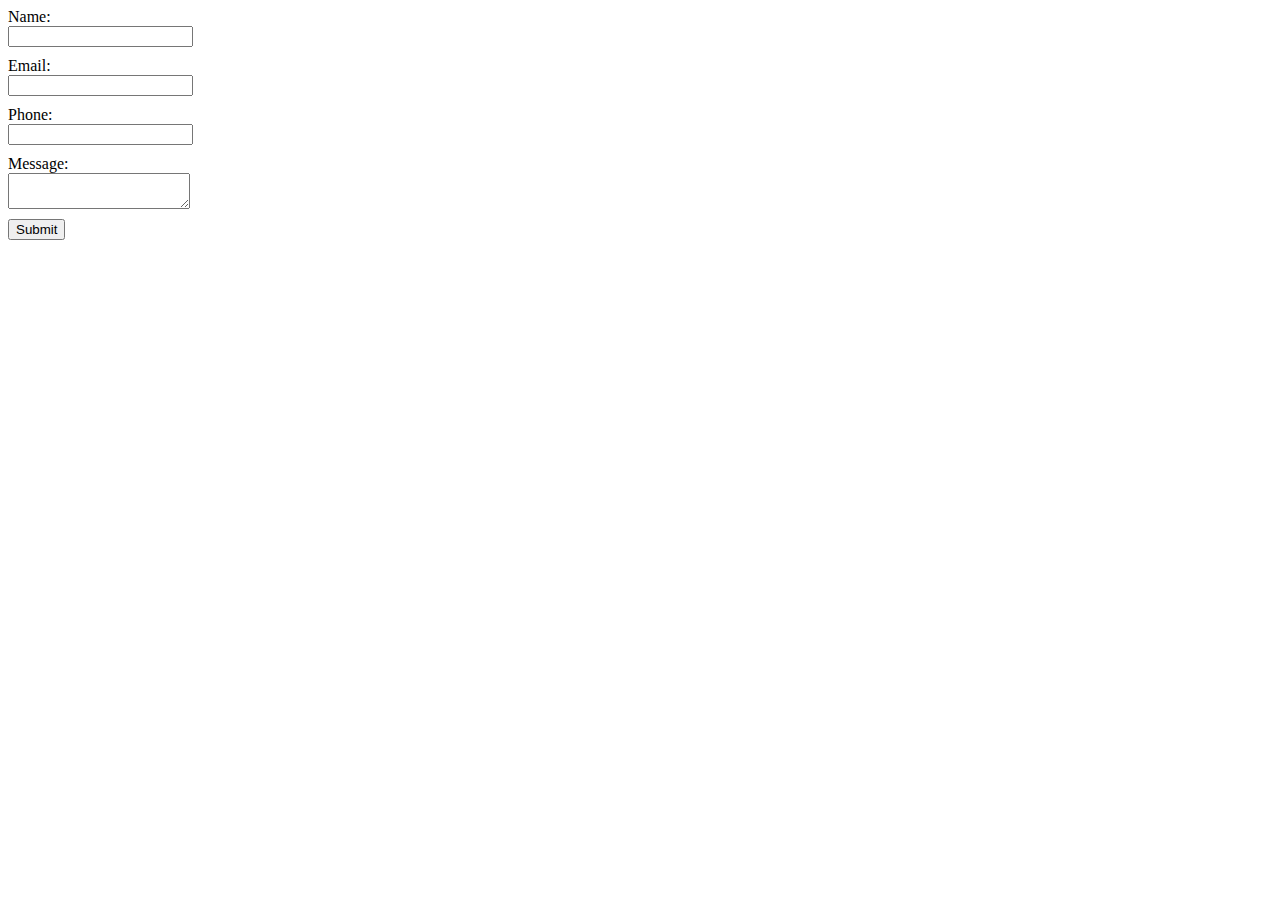
<file: form/contact-form.html>
<!DOCTYPE html>
<html lang="en">
<head>
  <title>Contact Form</title>
  <style>
    .form-row {
      margin-bottom: 10px;
    }

    .form-input {
        display: block;
    }

    .form-error {
        color: red;
    }
  </style>
</head>
<body>
  <form id="contact-form" method="POST" action="sendmail.php">
    <div class="form-row form-error" style="display:none;"></div>
    <div class="form-row">
      <label for="contact-form-name">Name:</label>
      <input id="contact-form-name" class="form-input" type="text" name="name" required>
    </div>
    <div class="form-row">
      <label for="contact-form-email">Email:</label>
      <input id="contact-form-email" class="form-input" type="email" name="email" required>
    </div>
    <div class="form-row">
      <label for="contact-form-phone">Phone:</label>
      <input id="contact-form-phone" class="form-input" type="tel" name="phone">
    </div>
    <div class="form-row">
      <label for="contact-form-message">Message:</label>
      <textarea id="contact-form-message" class="form-input" name="message" required></textarea>
    </div>
    <button type="submit">Submit</button>
  </form>
</body>
</html>
</file>
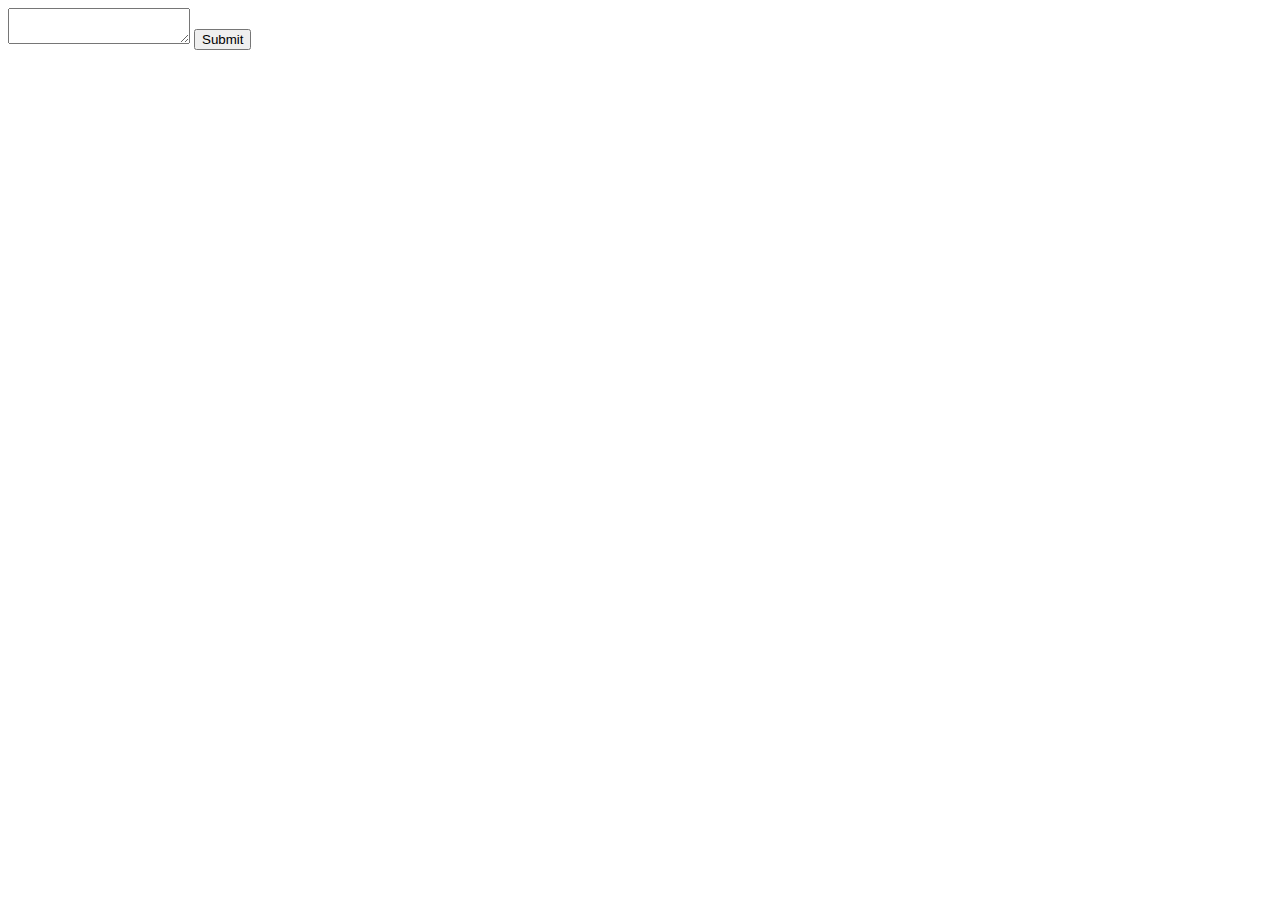
<file: form/form.html>
<?php
if($_POST["message"]) {
mail("example@example.com", "Here is the subject line",
$_POST["insert your message here"]. "From: an@email.address");
}
?>
<!DOCTYPE html>
<html>
<head>
  <meta charset="UTF-8" />
  <title>Email Form</title>
  <style>
    
  </style>
</head>
<body>
<form method="post" action="form.php">
  <textarea name="message"></textarea>
  <input type="submit">
</form>
</body>
</html>
</file>
<file: css/webflow.css>
@font-face {
  font-family: 'webflow-icons';
  src: url("[data-uri]") format('truetype');
  font-weight: normal;
  font-style: normal;
}
[class^="w-icon-"],
[class*=" w-icon-"] {
  /* use !important to prevent issues with browser extensions that change fonts */
  font-family: 'webflow-icons' !important;
  speak: none;
  font-style: normal;
  font-weight: normal;
  font-variant: normal;
  text-transform: none;
  line-height: 1;
  /* Better Font Rendering =========== */
  -webkit-font-smoothing: antialiased;
  -moz-osx-font-smoothing: grayscale;
}
.w-icon-slider-right:before {
  content: "\e600";
}
.w-icon-slider-left:before {
  content: "\e601";
}
.w-icon-nav-menu:before {
  content: "\e602";
}
.w-icon-arrow-down:before,
.w-icon-dropdown-toggle:before {
  content: "\e603";
}
.w-icon-file-upload-remove:before {
  content: "\e900";
}
.w-icon-file-upload-icon:before {
  content: "\e903";
}
* {
  -webkit-box-sizing: border-box;
  -moz-box-sizing: border-box;
  box-sizing: border-box;
}
html {
  height: 100%;
}
body {
  margin: 0;
  min-height: 100%;
  background-color: #fff;
  font-family: Arial, sans-serif;
  font-size: 14px;
  line-height: 20px;
  color: #333;
}
img {
  max-width: 100%;
  vertical-align: middle;
  display: inline-block;
}
html.w-mod-touch * {
  background-attachment: scroll !important;
}
.w-block {
  display: block;
}
.w-inline-block {
  max-width: 100%;
  display: inline-block;
}
.w-clearfix:before,
.w-clearfix:after {
  content: " ";
  display: table;
  grid-column-start: 1;
  grid-row-start: 1;
  grid-column-end: 2;
  grid-row-end: 2;
}
.w-clearfix:after {
  clear: both;
}
.w-hidden {
  display: none;
}
.w-button {
  display: inline-block;
  padding: 9px 15px;
  background-color: #3898EC;
  color: white;
  border: 0;
  line-height: inherit;
  text-decoration: none;
  cursor: pointer;
  border-radius: 0;
}
input.w-button {
  -webkit-appearance: button;
}
html[data-w-dynpage] [data-w-cloak] {
  color: transparent !important;
}
.w-webflow-badge,
.w-webflow-badge * {
  position: static;
  left: auto;
  top: auto;
  right: auto;
  bottom: auto;
  z-index: auto;
  display: block;
  visibility: visible;
  overflow: visible;
  overflow-x: visible;
  overflow-y: visible;
  box-sizing: border-box;
  width: auto;
  height: auto;
  max-height: none;
  max-width: none;
  min-height: 0;
  min-width: 0;
  margin: 0;
  padding: 0;
  float: none;
  clear: none;
  border: 0 none transparent;
  border-radius: 0;
  background: none;
  background-image: none;
  background-position: 0% 0%;
  background-size: auto auto;
  background-repeat: repeat;
  background-origin: padding-box;
  background-clip: border-box;
  background-attachment: scroll;
  background-color: transparent;
  box-shadow: none;
  opacity: 1;
  transform: none;
  transition: none;
  direction: ltr;
  font-family: inherit;
  font-weight: inherit;
  color: inherit;
  font-size: inherit;
  line-height: inherit;
  font-style: inherit;
  font-variant: inherit;
  text-align: inherit;
  letter-spacing: inherit;
  text-decoration: inherit;
  text-indent: 0;
  text-transform: inherit;
  list-style-type: disc;
  text-shadow: none;
  font-smoothing: auto;
  vertical-align: baseline;
  cursor: inherit;
  white-space: inherit;
  word-break: normal;
  word-spacing: normal;
  word-wrap: normal;
}
.w-webflow-badge {
  position: fixed !important;
  display: inline-block !important;
  visibility: visible !important;
  z-index: 2147483647 !important;
  top: auto !important;
  right: 12px !important;
  bottom: 12px !important;
  left: auto !important;
  color: #aaadb0 !important;
  background-color: #fff !important;
  border-radius: 3px !important;
  padding: 6px !important;
  font-size: 12px !important;
  opacity: 1 !important;
  line-height: 14px !important;
  text-decoration: none !important;
  transform: none !important;
  margin: 0 !important;
  width: auto !important;
  height: auto !important;
  overflow: visible !important;
  white-space: nowrap;
  box-shadow: 0 0 0 1px rgba(0, 0, 0, 0.1), 0px 1px 3px rgba(0, 0, 0, 0.1);
  cursor: pointer;
}
.w-webflow-badge > img {
  display: inline-block !important;
  visibility: visible !important;
  opacity: 1 !important;
  vertical-align: middle !important;
}
h1,
h2,
h3,
h4,
h5,
h6 {
  font-weight: bold;
  margin-bottom: 10px;
}
h1 {
  font-size: 38px;
  line-height: 44px;
  margin-top: 20px;
}
h2 {
  font-size: 32px;
  line-height: 36px;
  margin-top: 20px;
}
h3 {
  font-size: 24px;
  line-height: 30px;
  margin-top: 20px;
}
h4 {
  font-size: 18px;
  line-height: 24px;
  margin-top: 10px;
}
h5 {
  font-size: 14px;
  line-height: 20px;
  margin-top: 10px;
}
h6 {
  font-size: 12px;
  line-height: 18px;
  margin-top: 10px;
}
p {
  margin-top: 0;
  margin-bottom: 10px;
}
blockquote {
  margin: 0 0 10px 0;
  padding: 10px 20px;
  border-left: 5px solid #E2E2E2;
  font-size: 18px;
  line-height: 22px;
}
figure {
  margin: 0;
  margin-bottom: 10px;
}
figcaption {
  margin-top: 5px;
  text-align: center;
}
ul,
ol {
  margin-top: 0px;
  margin-bottom: 10px;
  padding-left: 40px;
}
.w-list-unstyled {
  padding-left: 0;
  list-style: none;
}
.w-embed:before,
.w-embed:after {
  content: " ";
  display: table;
  grid-column-start: 1;
  grid-row-start: 1;
  grid-column-end: 2;
  grid-row-end: 2;
}
.w-embed:after {
  clear: both;
}
.w-video {
  width: 100%;
  position: relative;
  padding: 0;
}
.w-video iframe,
.w-video object,
.w-video embed {
  position: absolute;
  top: 0;
  left: 0;
  width: 100%;
  height: 100%;
  border: none;
}
fieldset {
  padding: 0;
  margin: 0;
  border: 0;
}
button,
[type='button'],
[type='reset'] {
  border: 0;
  cursor: pointer;
  -webkit-appearance: button;
}
.w-form {
  margin: 0 0 15px;
}
.w-form-done {
  display: none;
  padding: 20px;
  text-align: center;
  background-color: #dddddd;
}
.w-form-fail {
  display: none;
  margin-top: 10px;
  padding: 10px;
  background-color: #ffdede;
}
label {
  display: block;
  margin-bottom: 5px;
  font-weight: bold;
}
.w-input,
.w-select {
  display: block;
  width: 100%;
  height: 38px;
  padding: 8px 12px;
  margin-bottom: 10px;
  font-size: 14px;
  line-height: 1.42857143;
  color: #333333;
  vertical-align: middle;
  background-color: #ffffff;
  border: 1px solid #cccccc;
}
.w-input:-moz-placeholder,
.w-select:-moz-placeholder {
  color: #999;
}
.w-input::-moz-placeholder,
.w-select::-moz-placeholder {
  color: #999;
  opacity: 1;
}
.w-input::-webkit-input-placeholder,
.w-select::-webkit-input-placeholder {
  color: #999;
}
.w-input:focus,
.w-select:focus {
  border-color: #3898EC;
  outline: 0;
}
.w-input[disabled],
.w-select[disabled],
.w-input[readonly],
.w-select[readonly],
fieldset[disabled] .w-input,
fieldset[disabled] .w-select {
  cursor: not-allowed;
}
.w-input[disabled]:not(.w-input-disabled),
.w-select[disabled]:not(.w-input-disabled),
.w-input[readonly],
.w-select[readonly],
fieldset[disabled]:not(.w-input-disabled) .w-input,
fieldset[disabled]:not(.w-input-disabled) .w-select {
  background-color: #eeeeee;
}
textarea.w-input,
textarea.w-select {
  height: auto;
}
.w-select {
  background-color: #f3f3f3;
}
.w-select[multiple] {
  height: auto;
}
.w-form-label {
  display: inline-block;
  cursor: pointer;
  font-weight: normal;
  margin-bottom: 0px;
}
.w-radio {
  display: block;
  margin-bottom: 5px;
  padding-left: 20px;
}
.w-radio:before,
.w-radio:after {
  content: " ";
  display: table;
  grid-column-start: 1;
  grid-row-start: 1;
  grid-column-end: 2;
  grid-row-end: 2;
}
.w-radio:after {
  clear: both;
}
.w-radio-input {
  margin: 4px 0 0;
  line-height: normal;
  float: left;
  margin-left: -20px;
}
.w-radio-input {
  margin-top: 3px;
}
.w-file-upload {
  display: block;
  margin-bottom: 10px;
}
.w-file-upload-input {
  width: 0.1px;
  height: 0.1px;
  opacity: 0;
  overflow: hidden;
  position: absolute;
  z-index: -100;
}
.w-file-upload-default,
.w-file-upload-uploading,
.w-file-upload-success {
  display: inline-block;
  color: #333333;
}
.w-file-upload-error {
  display: block;
  margin-top: 10px;
}
.w-file-upload-default.w-hidden,
.w-file-upload-uploading.w-hidden,
.w-file-upload-error.w-hidden,
.w-file-upload-success.w-hidden {
  display: none;
}
.w-file-upload-uploading-btn {
  display: flex;
  font-size: 14px;
  font-weight: normal;
  cursor: pointer;
  margin: 0;
  padding: 8px 12px;
  border: 1px solid #cccccc;
  background-color: #fafafa;
}
.w-file-upload-file {
  display: flex;
  flex-grow: 1;
  justify-content: space-between;
  margin: 0;
  padding: 8px 9px 8px 11px;
  border: 1px solid #cccccc;
  background-color: #fafafa;
}
.w-file-upload-file-name {
  font-size: 14px;
  font-weight: normal;
  display: block;
}
.w-file-remove-link {
  margin-top: 3px;
  margin-left: 10px;
  width: auto;
  height: auto;
  padding: 3px;
  display: block;
  cursor: pointer;
}
.w-icon-file-upload-remove {
  margin: auto;
  font-size: 10px;
}
.w-file-upload-error-msg {
  display: inline-block;
  color: #ea384c;
  padding: 2px 0;
}
.w-file-upload-info {
  display: inline-block;
  line-height: 38px;
  padding: 0 12px;
}
.w-file-upload-label {
  display: inline-block;
  font-size: 14px;
  font-weight: normal;
  cursor: pointer;
  margin: 0;
  padding: 8px 12px;
  border: 1px solid #cccccc;
  background-color: #fafafa;
}
.w-icon-file-upload-icon,
.w-icon-file-upload-uploading {
  display: inline-block;
  margin-right: 8px;
  width: 20px;
}
.w-icon-file-upload-uploading {
  height: 20px;
}
.w-container {
  margin-left: auto;
  margin-right: auto;
  max-width: 940px;
}
.w-container:before,
.w-container:after {
  content: " ";
  display: table;
  grid-column-start: 1;
  grid-row-start: 1;
  grid-column-end: 2;
  grid-row-end: 2;
}
.w-container:after {
  clear: both;
}
.w-container .w-row {
  margin-left: -10px;
  margin-right: -10px;
}
.w-row:before,
.w-row:after {
  content: " ";
  display: table;
  grid-column-start: 1;
  grid-row-start: 1;
  grid-column-end: 2;
  grid-row-end: 2;
}
.w-row:after {
  clear: both;
}
.w-row .w-row {
  margin-left: 0;
  margin-right: 0;
}
.w-col {
  position: relative;
  float: left;
  width: 100%;
  min-height: 1px;
  padding-left: 10px;
  padding-right: 10px;
}
.w-col .w-col {
  padding-left: 0;
  padding-right: 0;
}
.w-col-1 {
  width: 8.33333333%;
}
.w-col-2 {
  width: 16.66666667%;
}
.w-col-3 {
  width: 25%;
}
.w-col-4 {
  width: 33.33333333%;
}
.w-col-5 {
  width: 41.66666667%;
}
.w-col-6 {
  width: 50%;
}
.w-col-7 {
  width: 58.33333333%;
}
.w-col-8 {
  width: 66.66666667%;
}
.w-col-9 {
  width: 75%;
}
.w-col-10 {
  width: 83.33333333%;
}
.w-col-11 {
  width: 91.66666667%;
}
.w-col-12 {
  width: 100%;
}
.w-hidden-main {
  display: none !important;
}
@media screen and (max-width: 991px) {
  .w-container {
    max-width: 728px;
  }
  .w-hidden-main {
    display: inherit !important;
  }
  .w-hidden-medium {
    display: none !important;
  }
  .w-col-medium-1 {
    width: 8.33333333%;
  }
  .w-col-medium-2 {
    width: 16.66666667%;
  }
  .w-col-medium-3 {
    width: 25%;
  }
  .w-col-medium-4 {
    width: 33.33333333%;
  }
  .w-col-medium-5 {
    width: 41.66666667%;
  }
  .w-col-medium-6 {
    width: 50%;
  }
  .w-col-medium-7 {
    width: 58.33333333%;
  }
  .w-col-medium-8 {
    width: 66.66666667%;
  }
  .w-col-medium-9 {
    width: 75%;
  }
  .w-col-medium-10 {
    width: 83.33333333%;
  }
  .w-col-medium-11 {
    width: 91.66666667%;
  }
  .w-col-medium-12 {
    width: 100%;
  }
  .w-col-stack {
    width: 100%;
    left: auto;
    right: auto;
  }
}
@media screen and (max-width: 767px) {
  .w-hidden-main {
    display: inherit !important;
  }
  .w-hidden-medium {
    display: inherit !important;
  }
  .w-hidden-small {
    display: none !important;
  }
  .w-row,
  .w-container .w-row {
    margin-left: 0;
    margin-right: 0;
  }
  .w-col {
    width: 100%;
    left: auto;
    right: auto;
  }
  .w-col-small-1 {
    width: 8.33333333%;
  }
  .w-col-small-2 {
    width: 16.66666667%;
  }
  .w-col-small-3 {
    width: 25%;
  }
  .w-col-small-4 {
    width: 33.33333333%;
  }
  .w-col-small-5 {
    width: 41.66666667%;
  }
  .w-col-small-6 {
    width: 50%;
  }
  .w-col-small-7 {
    width: 58.33333333%;
  }
  .w-col-small-8 {
    width: 66.66666667%;
  }
  .w-col-small-9 {
    width: 75%;
  }
  .w-col-small-10 {
    width: 83.33333333%;
  }
  .w-col-small-11 {
    width: 91.66666667%;
  }
  .w-col-small-12 {
    width: 100%;
  }
}
@media screen and (max-width: 479px) {
  .w-container {
    max-width: none;
  }
  .w-hidden-main {
    display: inherit !important;
  }
  .w-hidden-medium {
    display: inherit !important;
  }
  .w-hidden-small {
    display: inherit !important;
  }
  .w-hidden-tiny {
    display: none !important;
  }
  .w-col {
    width: 100%;
  }
  .w-col-tiny-1 {
    width: 8.33333333%;
  }
  .w-col-tiny-2 {
    width: 16.66666667%;
  }
  .w-col-tiny-3 {
    width: 25%;
  }
  .w-col-tiny-4 {
    width: 33.33333333%;
  }
  .w-col-tiny-5 {
    width: 41.66666667%;
  }
  .w-col-tiny-6 {
    width: 50%;
  }
  .w-col-tiny-7 {
    width: 58.33333333%;
  }
  .w-col-tiny-8 {
    width: 66.66666667%;
  }
  .w-col-tiny-9 {
    width: 75%;
  }
  .w-col-tiny-10 {
    width: 83.33333333%;
  }
  .w-col-tiny-11 {
    width: 91.66666667%;
  }
  .w-col-tiny-12 {
    width: 100%;
  }
}
.w-widget {
  position: relative;
}
.w-widget-map {
  width: 100%;
  height: 400px;
}
.w-widget-map label {
  width: auto;
  display: inline;
}
.w-widget-map img {
  max-width: inherit;
}
.w-widget-map .gm-style-iw {
  text-align: center;
}
.w-widget-map .gm-style-iw > button {
  display: none !important;
}
.w-widget-twitter {
  overflow: hidden;
}
.w-widget-twitter-count-shim {
  display: inline-block;
  vertical-align: top;
  position: relative;
  width: 28px;
  height: 20px;
  text-align: center;
  background: white;
  border: #758696 solid 1px;
  border-radius: 3px;
}
.w-widget-twitter-count-shim * {
  pointer-events: none;
  -webkit-user-select: none;
  -moz-user-select: none;
  -ms-user-select: none;
  user-select: none;
}
.w-widget-twitter-count-shim .w-widget-twitter-count-inner {
  position: relative;
  font-size: 15px;
  line-height: 12px;
  text-align: center;
  color: #999;
  font-family: serif;
}
.w-widget-twitter-count-shim .w-widget-twitter-count-clear {
  position: relative;
  display: block;
}
.w-widget-twitter-count-shim.w--large {
  width: 36px;
  height: 28px;
}
.w-widget-twitter-count-shim.w--large .w-widget-twitter-count-inner {
  font-size: 18px;
  line-height: 18px;
}
.w-widget-twitter-count-shim:not(.w--vertical) {
  margin-left: 5px;
  margin-right: 8px;
}
.w-widget-twitter-count-shim:not(.w--vertical).w--large {
  margin-left: 6px;
}
.w-widget-twitter-count-shim:not(.w--vertical):before,
.w-widget-twitter-count-shim:not(.w--vertical):after {
  top: 50%;
  left: 0;
  border: solid transparent;
  content: ' ';
  height: 0;
  width: 0;
  position: absolute;
  pointer-events: none;
}
.w-widget-twitter-count-shim:not(.w--vertical):before {
  border-color: rgba(117, 134, 150, 0);
  border-right-color: #5d6c7b;
  border-width: 4px;
  margin-left: -9px;
  margin-top: -4px;
}
.w-widget-twitter-count-shim:not(.w--vertical).w--large:before {
  border-width: 5px;
  margin-left: -10px;
  margin-top: -5px;
}
.w-widget-twitter-count-shim:not(.w--vertical):after {
  border-color: rgba(255, 255, 255, 0);
  border-right-color: white;
  border-width: 4px;
  margin-left: -8px;
  margin-top: -4px;
}
.w-widget-twitter-count-shim:not(.w--vertical).w--large:after {
  border-width: 5px;
  margin-left: -9px;
  margin-top: -5px;
}
.w-widget-twitter-count-shim.w--vertical {
  width: 61px;
  height: 33px;
  margin-bottom: 8px;
}
.w-widget-twitter-count-shim.w--vertical:before,
.w-widget-twitter-count-shim.w--vertical:after {
  top: 100%;
  left: 50%;
  border: solid transparent;
  content: ' ';
  height: 0;
  width: 0;
  position: absolute;
  pointer-events: none;
}
.w-widget-twitter-count-shim.w--vertical:before {
  border-color: rgba(117, 134, 150, 0);
  border-top-color: #5d6c7b;
  border-width: 5px;
  margin-left: -5px;
}
.w-widget-twitter-count-shim.w--vertical:after {
  border-color: rgba(255, 255, 255, 0);
  border-top-color: white;
  border-width: 4px;
  margin-left: -4px;
}
.w-widget-twitter-count-shim.w--vertical .w-widget-twitter-count-inner {
  font-size: 18px;
  line-height: 22px;
}
.w-widget-twitter-count-shim.w--vertical.w--large {
  width: 76px;
}
.w-background-video {
  position: relative;
  overflow: hidden;
  height: 500px;
  color: white;
}
.w-background-video > video {
  background-size: cover;
  background-position: 50% 50%;
  position: absolute;
  margin: auto;
  width: 100%;
  height: 100%;
  right: -100%;
  bottom: -100%;
  top: -100%;
  left: -100%;
  object-fit: cover;
  z-index: -100;
}
.w-background-video > video::-webkit-media-controls-start-playback-button {
  display: none !important;
  -webkit-appearance: none;
}
.w-background-video--control {
  position: absolute;
  bottom: 1em;
  right: 1em;
  background-color: transparent;
  padding: 0;
}
.w-background-video--control > [hidden] {
  display: none !important;
}
.w-slider {
  position: relative;
  height: 300px;
  text-align: center;
  background: #dddddd;
  clear: both;
  -webkit-tap-highlight-color: rgba(0, 0, 0, 0);
  tap-highlight-color: rgba(0, 0, 0, 0);
}
.w-slider-mask {
  position: relative;
  display: block;
  overflow: hidden;
  z-index: 1;
  left: 0;
  right: 0;
  height: 100%;
  white-space: nowrap;
}
.w-slide {
  position: relative;
  display: inline-block;
  vertical-align: top;
  width: 100%;
  height: 100%;
  white-space: normal;
  text-align: left;
}
.w-slider-nav {
  position: absolute;
  z-index: 2;
  top: auto;
  right: 0;
  bottom: 0;
  left: 0;
  margin: auto;
  padding-top: 10px;
  height: 40px;
  text-align: center;
  -webkit-tap-highlight-color: rgba(0, 0, 0, 0);
  tap-highlight-color: rgba(0, 0, 0, 0);
}
.w-slider-nav.w-round > div {
  border-radius: 100%;
}
.w-slider-nav.w-num > div {
  width: auto;
  height: auto;
  padding: 0.2em 0.5em;
  font-size: inherit;
  line-height: inherit;
}
.w-slider-nav.w-shadow > div {
  box-shadow: 0 0 3px rgba(51, 51, 51, 0.4);
}
.w-slider-nav-invert {
  color: #fff;
}
.w-slider-nav-invert > div {
  background-color: rgba(34, 34, 34, 0.4);
}
.w-slider-nav-invert > div.w-active {
  background-color: #222;
}
.w-slider-dot {
  position: relative;
  display: inline-block;
  width: 1em;
  height: 1em;
  background-color: rgba(255, 255, 255, 0.4);
  cursor: pointer;
  margin: 0 3px 0.5em;
  transition: background-color 100ms, color 100ms;
}
.w-slider-dot.w-active {
  background-color: #fff;
}
.w-slider-dot:focus {
  outline: none;
  box-shadow: 0px 0px 0px 2px #fff;
}
.w-slider-dot:focus.w-active {
  box-shadow: none;
}
.w-slider-arrow-left,
.w-slider-arrow-right {
  position: absolute;
  width: 80px;
  top: 0;
  right: 0;
  bottom: 0;
  left: 0;
  margin: auto;
  cursor: pointer;
  overflow: hidden;
  color: white;
  font-size: 40px;
  -webkit-tap-highlight-color: rgba(0, 0, 0, 0);
  tap-highlight-color: rgba(0, 0, 0, 0);
  -webkit-user-select: none;
  -moz-user-select: none;
  -ms-user-select: none;
  user-select: none;
}
.w-slider-arrow-left [class^='w-icon-'],
.w-slider-arrow-right [class^='w-icon-'],
.w-slider-arrow-left [class*=' w-icon-'],
.w-slider-arrow-right [class*=' w-icon-'] {
  position: absolute;
}
.w-slider-arrow-left:focus,
.w-slider-arrow-right:focus {
  outline: 0;
}
.w-slider-arrow-left {
  z-index: 3;
  right: auto;
}
.w-slider-arrow-right {
  z-index: 4;
  left: auto;
}
.w-icon-slider-left,
.w-icon-slider-right {
  top: 0;
  right: 0;
  bottom: 0;
  left: 0;
  margin: auto;
  width: 1em;
  height: 1em;
}
.w-slider-aria-label {
  border: 0;
  clip: rect(0 0 0 0);
  height: 1px;
  margin: -1px;
  overflow: hidden;
  padding: 0;
  position: absolute;
  width: 1px;
}
.w-slider-force-show {
  display: block !important;
}
.w-dropdown {
  display: inline-block;
  position: relative;
  text-align: left;
  margin-left: auto;
  margin-right: auto;
  z-index: 900;
}
.w-dropdown-btn,
.w-dropdown-toggle,
.w-dropdown-link {
  position: relative;
  vertical-align: top;
  text-decoration: none;
  color: #222222;
  padding: 20px;
  text-align: left;
  margin-left: auto;
  margin-right: auto;
  white-space: nowrap;
}
.w-dropdown-toggle {
  -webkit-user-select: none;
  -moz-user-select: none;
  -ms-user-select: none;
  user-select: none;
  display: inline-block;
  cursor: pointer;
  padding-right: 40px;
}
.w-dropdown-toggle:focus {
  outline: 0;
}
.w-icon-dropdown-toggle {
  position: absolute;
  top: 0;
  right: 0;
  bottom: 0;
  margin: auto;
  margin-right: 20px;
  width: 1em;
  height: 1em;
}
.w-dropdown-list {
  position: absolute;
  background: #dddddd;
  display: none;
  min-width: 100%;
}
.w-dropdown-list.w--open {
  display: block;
}
.w-dropdown-link {
  padding: 10px 20px;
  display: block;
  color: #222222;
}
.w-dropdown-link.w--current {
  color: #0082f3;
}
.w-dropdown-link:focus {
  outline: 0;
}
@media screen and (max-width: 767px) {
  .w-nav-brand {
    padding-left: 10px;
  }
}
/**
 * ## Note
 * Safari (on both iOS and OS X) does not handle viewport units (vh, vw) well.
 * For example percentage units do not work on descendants of elements that
 * have any dimensions expressed in viewport units. It also doesn’t handle them at
 * all in `calc()`.
 */
/**
 * Wrapper around all lightbox elements
 *
 * 1. Since the lightbox can receive focus, IE also gives it an outline.
 * 2. Fixes flickering on Chrome when a transition is in progress
 *    underneath the lightbox.
 */
.w-lightbox-backdrop {
  cursor: auto;
  font-style: normal;
  letter-spacing: normal;
  list-style: disc;
  text-indent: 0;
  text-shadow: none;
  text-transform: none;
  visibility: visible;
  white-space: normal;
  word-break: normal;
  word-spacing: normal;
  word-wrap: normal;
  position: fixed;
  top: 0;
  right: 0;
  bottom: 0;
  left: 0;
  color: #fff;
  font-family: "Helvetica Neue", Helvetica, Ubuntu, "Segoe UI", Verdana, sans-serif;
  font-size: 17px;
  line-height: 1.2;
  font-weight: 300;
  text-align: center;
  background: rgba(0, 0, 0, 0.9);
  z-index: 2000;
  outline: 0;
  /* 1 */
  opacity: 0;
  -webkit-user-select: none;
  -moz-user-select: none;
  -webkit-tap-highlight-color: transparent;
  -webkit-transform: translate(0, 0);
  /* 2 */
}
/**
 * Neat trick to bind the rubberband effect to our canvas instead of the whole
 * document on iOS. It also prevents a bug that causes the document underneath to scroll.
 */
.w-lightbox-backdrop,
.w-lightbox-container {
  height: 100%;
  overflow: auto;
  -webkit-overflow-scrolling: touch;
}
.w-lightbox-content {
  position: relative;
  height: 100vh;
  overflow: hidden;
}
.w-lightbox-view {
  position: absolute;
  width: 100vw;
  height: 100vh;
  opacity: 0;
}
.w-lightbox-view:before {
  content: "";
  height: 100vh;
}
/* .w-lightbox-content */
.w-lightbox-group,
.w-lightbox-group .w-lightbox-view,
.w-lightbox-group .w-lightbox-view:before {
  height: 86vh;
}
.w-lightbox-frame,
.w-lightbox-view:before {
  display: inline-block;
  vertical-align: middle;
}
/*
 * 1. Remove default margin set by user-agent on the <figure> element.
 */
.w-lightbox-figure {
  position: relative;
  margin: 0;
  /* 1 */
}
.w-lightbox-group .w-lightbox-figure {
  cursor: pointer;
}
/**
 * IE adds image dimensions as width and height attributes on the IMG tag,
 * but we need both width and height to be set to auto to enable scaling.
 */
.w-lightbox-img {
  width: auto;
  height: auto;
  max-width: none;
}
/**
 * 1. Reset if style is set by user on "All Images"
 */
.w-lightbox-image {
  display: block;
  float: none;
  /* 1 */
  max-width: 100vw;
  max-height: 100vh;
}
.w-lightbox-group .w-lightbox-image {
  max-height: 86vh;
}
.w-lightbox-caption {
  position: absolute;
  right: 0;
  bottom: 0;
  left: 0;
  padding: 0.5em 1em;
  background: rgba(0, 0, 0, 0.4);
  text-align: left;
  text-overflow: ellipsis;
  white-space: nowrap;
  overflow: hidden;
}
.w-lightbox-embed {
  position: absolute;
  top: 0;
  right: 0;
  bottom: 0;
  left: 0;
  width: 100%;
  height: 100%;
}
.w-lightbox-control {
  position: absolute;
  top: 0;
  width: 4em;
  background-size: 24px;
  background-repeat: no-repeat;
  background-position: center;
  cursor: pointer;
  -webkit-transition: all 0.3s;
  transition: all 0.3s;
}
.w-lightbox-left {
  display: none;
  bottom: 0;
  left: 0;
  /* <svg xmlns="http://www.w3.org/2000/svg" viewBox="-20 0 24 40" width="24" height="40"><g transform="rotate(45)"><path d="m0 0h5v23h23v5h-28z" opacity=".4"/><path d="m1 1h3v23h23v3h-26z" fill="#fff"/></g></svg> */
  background-image: url("[data-uri]");
}
.w-lightbox-right {
  display: none;
  right: 0;
  bottom: 0;
  /* <svg xmlns="http://www.w3.org/2000/svg" viewBox="-4 0 24 40" width="24" height="40"><g transform="rotate(45)"><path d="m0-0h28v28h-5v-23h-23z" opacity=".4"/><path d="m1 1h26v26h-3v-23h-23z" fill="#fff"/></g></svg> */
  background-image: url("[data-uri]");
}
/*
 * Without specifying the with and height inside the SVG, all versions of IE render the icon too small.
 * The bug does not seem to manifest itself if the elements are tall enough such as the above arrows.
 * (http://stackoverflow.com/questions/16092114/background-size-differs-in-internet-explorer)
 */
.w-lightbox-close {
  right: 0;
  height: 2.6em;
  /* <svg xmlns="http://www.w3.org/2000/svg" viewBox="-4 0 18 17" width="18" height="17"><g transform="rotate(45)"><path d="m0 0h7v-7h5v7h7v5h-7v7h-5v-7h-7z" opacity=".4"/><path d="m1 1h7v-7h3v7h7v3h-7v7h-3v-7h-7z" fill="#fff"/></g></svg> */
  background-image: url("[data-uri]");
  background-size: 18px;
}
/**
 * 1. All IE versions add extra space at the bottom without this.
 */
.w-lightbox-strip {
  position: absolute;
  bottom: 0;
  left: 0;
  right: 0;
  padding: 0 1vh;
  line-height: 0;
  /* 1 */
  white-space: nowrap;
  overflow-x: auto;
  overflow-y: hidden;
}
/*
 * 1. We use content-box to avoid having to do `width: calc(10vh + 2vw)`
 *    which doesn’t work in Safari anyway.
 * 2. Chrome renders images pixelated when switching to GPU. Making sure
 *    the parent is also rendered on the GPU (by setting translate3d for
 *    example) fixes this behavior.
 */
.w-lightbox-item {
  display: inline-block;
  width: 10vh;
  padding: 2vh 1vh;
  box-sizing: content-box;
  /* 1 */
  cursor: pointer;
  -webkit-transform: translate3d(0, 0, 0);
  /* 2 */
}
.w-lightbox-active {
  opacity: 0.3;
}
.w-lightbox-thumbnail {
  position: relative;
  height: 10vh;
  background: #222;
  overflow: hidden;
}
.w-lightbox-thumbnail-image {
  position: absolute;
  top: 0;
  left: 0;
}
.w-lightbox-thumbnail .w-lightbox-tall {
  top: 50%;
  width: 100%;
  -webkit-transform: translate(0, -50%);
  transform: translate(0, -50%);
}
.w-lightbox-thumbnail .w-lightbox-wide {
  left: 50%;
  height: 100%;
  -webkit-transform: translate(-50%, 0);
  transform: translate(-50%, 0);
}
/*
 * Spinner
 *
 * Absolute pixel values are used to avoid rounding errors that would cause
 * the white spinning element to be misaligned with the track.
 */
.w-lightbox-spinner {
  position: absolute;
  top: 50%;
  left: 50%;
  box-sizing: border-box;
  width: 40px;
  height: 40px;
  margin-top: -20px;
  margin-left: -20px;
  border: 5px solid rgba(0, 0, 0, 0.4);
  border-radius: 50%;
  -webkit-animation: spin 0.8s infinite linear;
  animation: spin 0.8s infinite linear;
}
.w-lightbox-spinner:after {
  content: "";
  position: absolute;
  top: -4px;
  right: -4px;
  bottom: -4px;
  left: -4px;
  border: 3px solid transparent;
  border-bottom-color: #fff;
  border-radius: 50%;
}
/*
 * Utility classes
 */
.w-lightbox-hide {
  display: none;
}
.w-lightbox-noscroll {
  overflow: hidden;
}
@media (min-width: 768px) {
  .w-lightbox-content {
    height: 96vh;
    margin-top: 2vh;
  }
  .w-lightbox-view,
  .w-lightbox-view:before {
    height: 96vh;
  }
  /* .w-lightbox-content */
  .w-lightbox-group,
  .w-lightbox-group .w-lightbox-view,
  .w-lightbox-group .w-lightbox-view:before {
    height: 84vh;
  }
  .w-lightbox-image {
    max-width: 96vw;
    max-height: 96vh;
  }
  .w-lightbox-group .w-lightbox-image {
    max-width: 82.3vw;
    max-height: 84vh;
  }
  .w-lightbox-left,
  .w-lightbox-right {
    display: block;
    opacity: 0.5;
  }
  .w-lightbox-close {
    opacity: 0.8;
  }
  .w-lightbox-control:hover {
    opacity: 1;
  }
}
.w-lightbox-inactive,
.w-lightbox-inactive:hover {
  opacity: 0;
}
.w-richtext:before,
.w-richtext:after {
  content: " ";
  display: table;
  grid-column-start: 1;
  grid-row-start: 1;
  grid-column-end: 2;
  grid-row-end: 2;
}
.w-richtext:after {
  clear: both;
}
.w-richtext[contenteditable="true"]:before,
.w-richtext[contenteditable="true"]:after {
  white-space: initial;
}
.w-richtext ol,
.w-richtext ul {
  overflow: hidden;
}
.w-richtext .w-richtext-figure-selected.w-richtext-figure-type-video div:after,
.w-richtext .w-richtext-figure-selected[data-rt-type="video"] div:after {
  outline: 2px solid #2895f7;
}
.w-richtext .w-richtext-figure-selected.w-richtext-figure-type-image div,
.w-richtext .w-richtext-figure-selected[data-rt-type="image"] div {
  outline: 2px solid #2895f7;
}
.w-richtext figure.w-richtext-figure-type-video > div:after,
.w-richtext figure[data-rt-type="video"] > div:after {
  content: '';
  position: absolute;
  display: none;
  left: 0;
  top: 0;
  right: 0;
  bottom: 0;
}
.w-richtext figure {
  position: relative;
  max-width: 60%;
}
.w-richtext figure > div:before {
  cursor: default!important;
}
.w-richtext figure img {
  width: 100%;
}
.w-richtext figure figcaption.w-richtext-figcaption-placeholder {
  opacity: 0.6;
}
.w-richtext figure div {
  /* fix incorrectly sized selection border in the data manager */
  font-size: 0px;
  color: transparent;
}
.w-richtext figure.w-richtext-figure-type-image,
.w-richtext figure[data-rt-type="image"] {
  display: table;
}
.w-richtext figure.w-richtext-figure-type-image > div,
.w-richtext figure[data-rt-type="image"] > div {
  display: inline-block;
}
.w-richtext figure.w-richtext-figure-type-image > figcaption,
.w-richtext figure[data-rt-type="image"] > figcaption {
  display: table-caption;
  caption-side: bottom;
}
.w-richtext figure.w-richtext-figure-type-video,
.w-richtext figure[data-rt-type="video"] {
  width: 60%;
  height: 0;
}
.w-richtext figure.w-richtext-figure-type-video iframe,
.w-richtext figure[data-rt-type="video"] iframe {
  position: absolute;
  top: 0;
  left: 0;
  width: 100%;
  height: 100%;
}
.w-richtext figure.w-richtext-figure-type-video > div,
.w-richtext figure[data-rt-type="video"] > div {
  width: 100%;
}
.w-richtext figure.w-richtext-align-center {
  margin-right: auto;
  margin-left: auto;
  clear: both;
}
.w-richtext figure.w-richtext-align-center.w-richtext-figure-type-image > div,
.w-richtext figure.w-richtext-align-center[data-rt-type="image"] > div {
  max-width: 100%;
}
.w-richtext figure.w-richtext-align-normal {
  clear: both;
}
.w-richtext figure.w-richtext-align-fullwidth {
  width: 100%;
  max-width: 100%;
  text-align: center;
  clear: both;
  display: block;
  margin-right: auto;
  margin-left: auto;
}
.w-richtext figure.w-richtext-align-fullwidth > div {
  display: inline-block;
  /* padding-bottom is used for aspect ratios in video figures
      we want the div to inherit that so hover/selection borders in the designer-canvas
      fit right*/
  padding-bottom: inherit;
}
.w-richtext figure.w-richtext-align-fullwidth > figcaption {
  display: block;
}
.w-richtext figure.w-richtext-align-floatleft {
  float: left;
  margin-right: 15px;
  clear: none;
}
.w-richtext figure.w-richtext-align-floatright {
  float: right;
  margin-left: 15px;
  clear: none;
}
.w-nav {
  position: relative;
  background: #dddddd;
  z-index: 1000;
}
.w-nav:before,
.w-nav:after {
  content: " ";
  display: table;
  grid-column-start: 1;
  grid-row-start: 1;
  grid-column-end: 2;
  grid-row-end: 2;
}
.w-nav:after {
  clear: both;
}
.w-nav-brand {
  position: relative;
  float: left;
  text-decoration: none;
  color: #333333;
}
.w-nav-link {
  position: relative;
  display: inline-block;
  vertical-align: top;
  text-decoration: none;
  color: #222222;
  padding: 20px;
  text-align: left;
  margin-left: auto;
  margin-right: auto;
}
.w-nav-link.w--current {
  color: #0082f3;
}
.w-nav-menu {
  position: relative;
  float: right;
}
[data-nav-menu-open] {
  display: block !important;
  position: absolute;
  top: 100%;
  left: 0;
  right: 0;
  background: #C8C8C8;
  text-align: center;
  overflow: visible;
  min-width: 200px;
}
.w--nav-link-open {
  display: block;
  position: relative;
}
.w-nav-overlay {
  position: absolute;
  overflow: hidden;
  display: none;
  top: 100%;
  left: 0;
  right: 0;
  width: 100%;
}
.w-nav-overlay [data-nav-menu-open] {
  top: 0;
}
.w-nav[data-animation="over-left"] .w-nav-overlay {
  width: auto;
}
.w-nav[data-animation="over-left"] .w-nav-overlay,
.w-nav[data-animation="over-left"] [data-nav-menu-open] {
  right: auto;
  z-index: 1;
  top: 0;
}
.w-nav[data-animation="over-right"] .w-nav-overlay {
  width: auto;
}
.w-nav[data-animation="over-right"] .w-nav-overlay,
.w-nav[data-animation="over-right"] [data-nav-menu-open] {
  left: auto;
  z-index: 1;
  top: 0;
}
.w-nav-button {
  position: relative;
  float: right;
  padding: 18px;
  font-size: 24px;
  display: none;
  cursor: pointer;
  -webkit-tap-highlight-color: rgba(0, 0, 0, 0);
  tap-highlight-color: rgba(0, 0, 0, 0);
  -webkit-user-select: none;
  -moz-user-select: none;
  -ms-user-select: none;
  user-select: none;
}
.w-nav-button:focus {
  outline: 0;
}
.w-nav-button.w--open {
  background-color: #C8C8C8;
  color: white;
}
.w-nav[data-collapse="all"] .w-nav-menu {
  display: none;
}
.w-nav[data-collapse="all"] .w-nav-button {
  display: block;
}
.w--nav-dropdown-open {
  display: block;
}
.w--nav-dropdown-toggle-open {
  display: block;
}
.w--nav-dropdown-list-open {
  position: static;
}
@media screen and (max-width: 991px) {
  .w-nav[data-collapse="medium"] .w-nav-menu {
    display: none;
  }
  .w-nav[data-collapse="medium"] .w-nav-button {
    display: block;
  }
}
@media screen and (max-width: 767px) {
  .w-nav[data-collapse="small"] .w-nav-menu {
    display: none;
  }
  .w-nav[data-collapse="small"] .w-nav-button {
    display: block;
  }
  .w-nav-brand {
    padding-left: 10px;
  }
}
@media screen and (max-width: 479px) {
  .w-nav[data-collapse="tiny"] .w-nav-menu {
    display: none;
  }
  .w-nav[data-collapse="tiny"] .w-nav-button {
    display: block;
  }
}
.w-tabs {
  position: relative;
}
.w-tabs:before,
.w-tabs:after {
  content: " ";
  display: table;
  grid-column-start: 1;
  grid-row-start: 1;
  grid-column-end: 2;
  grid-row-end: 2;
}
.w-tabs:after {
  clear: both;
}
.w-tab-menu {
  position: relative;
}
.w-tab-link {
  position: relative;
  display: inline-block;
  vertical-align: top;
  text-decoration: none;
  padding: 9px 30px;
  text-align: left;
  cursor: pointer;
  color: #222222;
  background-color: #dddddd;
}
.w-tab-link.w--current {
  background-color: #C8C8C8;
}
.w-tab-link:focus {
  outline: 0;
}
.w-tab-content {
  position: relative;
  display: block;
  overflow: hidden;
}
.w-tab-pane {
  position: relative;
  display: none;
}
.w--tab-active {
  display: block;
}
@media screen and (max-width: 479px) {
  .w-tab-link {
    display: block;
  }
}
.w-ix-emptyfix:after {
  content: "";
}
@keyframes spin {
  0% {
    transform: rotate(0deg);
  }
  100% {
    transform: rotate(360deg);
  }
}
.w-dyn-empty {
  padding: 10px;
  background-color: #dddddd;
}
.w-dyn-hide {
  display: none !important;
}
.w-dyn-bind-empty {
  display: none !important;
}
.w-condition-invisible {
  display: none !important;
}
.wf-layout-layout {
  display: grid;
}
</file>
<file: css/nu-pizzeria.webflow.css>
:root {
  --cream: #f5f2e9;
  --brand-black: #1a1a1a;
  --brand-white: #f8f8f8;
  --auburn: #551a13;
  --text-black: #333;
}

.w-layout-blockcontainer {
  max-width: 940px;
  margin-left: auto;
  margin-right: auto;
  display: block;
}

.w-layout-grid {
  grid-row-gap: 16px;
  grid-column-gap: 16px;
  grid-template-rows: auto auto;
  grid-template-columns: 1fr 1fr;
  grid-auto-columns: 1fr;
  display: grid;
}

@media screen and (max-width: 991px) {
  .w-layout-blockcontainer {
    max-width: 728px;
  }
}

@media screen and (max-width: 767px) {
  .w-layout-blockcontainer {
    max-width: none;
  }
}

body {
  background-color: var(--cream);
  color: #333;
  font-family: Opensans Variablefont Wdth Wght, sans-serif;
  font-size: 16px;
  font-weight: 400;
}

h1 {
  margin-top: 20px;
  margin-bottom: 10px;
  font-size: 46px;
  font-weight: 700;
  line-height: 44px;
}

p {
  margin-bottom: 10px;
  line-height: 1.5;
}

.body {
  font-size: 16px;
}

.logo {
  width: auto;
  height: auto;
  max-height: 50px;
}

.navbar {
  z-index: 10;
  width: 100%;
  background-color: var(--brand-black);
  position: fixed;
  top: 0%;
  bottom: auto;
  left: 0%;
  right: 0%;
}

.container {
  height: 6rem;
  max-width: 1440px;
  justify-content: space-between;
  align-items: center;
  padding-left: 10rem;
  padding-right: 4rem;
  display: flex;
}

.brand {
  order: -1;
}

.nav-menu {
  order: 1;
}

.nav-link {
  color: #fff;
  letter-spacing: .5px;
  margin-left: 12px;
  margin-right: 12px;
  padding: 12px 24px;
  font-family: Comfortaa Variablefont Wght, sans-serif;
  text-decoration: none;
}

.nav-link:hover {
  opacity: .7;
}

.nav-link.w--current {
  color: #fff;
}

.nav-link.cta {
  color: #333;
  background-color: #fff;
  border-radius: 5px;
  margin-left: 24px;
  margin-right: 0;
}

.nav-link.cta:hover {
  opacity: .9;
}

.hero-section {
  height: 100svh;
  text-align: center;
  background-image: linear-gradient(rgba(0, 0, 0, .45), rgba(0, 0, 0, .45)), url('../images/pizza.webp');
  background-position: 0 0, 50%;
  background-size: auto, cover;
  flex-direction: column;
  justify-content: center;
  align-items: center;
  padding-top: 6rem;
  display: flex;
}

.image {
  width: 100%;
  height: 100%;
  object-fit: cover;
}

.button {
  background-color: var(--brand-white);
  color: #333;
  letter-spacing: 1px;
  text-transform: uppercase;
  border-radius: 5px;
  margin-top: 2rem;
  padding: 22px 60px;
  font-family: Comfortaa Variablefont Wght, sans-serif;
  font-size: 15px;
  font-weight: 700;
}

.button:hover {
  background-color: #e6e6e6;
}

.button.dark {
  background-color: var(--brand-black);
  color: var(--brand-white);
}

.button.dark:hover {
  opacity: .9;
}

.benefit-image {
  width: 30%;
  max-width: 340px;
  aspect-ratio: 84 / 100;
  object-fit: cover;
  margin-left: 30px;
  margin-right: 30px;
}

.space {
  height: 50vh;
}

.benefits-section {
  justify-content: center;
  padding: 8rem 1rem 6rem;
  display: flex;
}

.container-2 {
  flex-direction: column;
  justify-content: center;
  display: flex;
}

.testimonial {
  max-width: 400px;
  margin-right: 4rem;
}

.testimonial-section {
  flex-direction: column;
  align-items: center;
  display: flex;
}

.testimonial-holder {
  justify-content: center;
  display: flex;
}

.secondary-heading {
  margin-bottom: 2rem;
  font-family: Comfortaa Variablefont Wght, sans-serif;
  line-height: 1.2;
}

.secondary-heading.left {
  margin-left: 10rem;
}

.testimonial-container {
  max-width: 1440px;
  grid-column-gap: 16px;
  grid-row-gap: 16px;
  background-color: var(--brand-white);
  border-radius: 20px;
  flex-direction: column;
  grid-template-rows: auto auto;
  grid-template-columns: 1fr 1fr;
  grid-auto-columns: 1fr;
  align-items: flex-start;
  padding-top: 4rem;
  padding-bottom: 5rem;
  padding-left: 10rem;
  display: flex;
}

.section {
  margin-bottom: 6rem;
  margin-left: 1rem;
  margin-right: 1rem;
}

.info-block {
  grid-column-gap: 20px;
  grid-row-gap: 8px;
  grid-template-rows: auto auto auto auto auto;
  grid-template-columns: min-content max-content;
  grid-auto-columns: 1fr;
  grid-auto-flow: row;
  margin-bottom: 3rem;
  display: grid;
}

.info-name {
  font-weight: 600;
}

.section-container {
  max-width: 1440px;
  grid-column-gap: 16px;
  grid-row-gap: 16px;
  background-color: var(--brand-white);
  border-radius: 20px;
  grid-template-rows: auto;
  grid-template-columns: 1fr 1fr;
  grid-auto-columns: 1fr;
  justify-content: space-between;
  margin-left: auto;
  margin-right: auto;
  padding: 5rem 4rem 5rem 10rem;
  display: grid;
}

.margin {
  margin-top: 12px;
}

.info-link {
  color: #333;
  text-decoration: none;
}

.info-link:hover {
  text-decoration: underline;
}

.info-container {
  flex-direction: column;
  justify-content: flex-start;
  align-items: flex-start;
}

.map {
  border-radius: 10px;
  order: 1;
}

.social-icon {
  height: auto;
  max-width: 30px;
  mix-blend-mode: luminosity;
}

.social-icon:hover {
  mix-blend-mode: normal;
}

.social-link {
  margin-right: 1.5rem;
}

.container-5 {
  max-width: 1440px;
  background-color: var(--brand-white);
  border-radius: 20px;
  justify-content: space-between;
  padding: 5rem 4rem 5rem 10rem;
  display: flex;
}

.delivery-icon {
  height: auto;
  max-width: 60px;
  border-radius: 20%;
}

.delivery-link {
  margin-right: 2rem;
}

.text-block {
  max-width: 350px;
  margin-bottom: 2rem;
  line-height: 150%;
}

.about-container {
  grid-column-gap: 16px;
  grid-row-gap: 16px;
  background-image: url('../images/Ellipse-1.png');
  background-position: 50% 0;
  background-size: cover;
  grid-template-rows: auto;
  grid-template-columns: 1fr 1fr;
  grid-auto-columns: 1fr;
  justify-content: center;
  align-items: center;
  padding: 12rem 2rem 6rem;
  display: grid;
}

.footer {
  background-color: var(--auburn);
  color: #fff;
  flex-direction: column;
  justify-content: center;
  align-items: center;
  padding: 3rem 2rem;
}

.copyright {
  font-size: 14px;
}

.footer-info {
  width: 100%;
  justify-content: space-between;
  display: flex;
}

.footer-container {
  max-width: 1000px;
  flex-direction: column;
  align-items: center;
  display: flex;
}

.footer-info-item {
  text-align: center;
  line-height: 2;
}

.div-block {
  text-align: center;
  flex-direction: column;
  line-height: 2;
  display: flex;
}

.footer-link {
  color: #fff;
  text-decoration: none;
}

.footer-link:hover {
  text-decoration: underline;
}

.section-image {
  width: 100%;
  height: 100%;
  object-fit: cover;
  object-position: 50% 50%;
  border-radius: 10px;
}

.legal-container {
  margin-top: 3rem;
  display: flex;
}

.footer-legal {
  color: #fff;
  letter-spacing: 1px;
  text-transform: uppercase;
  margin-left: 2rem;
  font-size: 12px;
  text-decoration: none;
}

.footer-legal:hover {
  text-decoration: underline;
}

.text-cta {
  color: #333;
  border-bottom: 1px solid #333;
  text-decoration: none;
}

.text-cta:hover {
  border-bottom-color: rgba(0, 0, 0, 0);
}

.about-image {
  width: auto;
  height: auto;
  max-height: 500px;
}

.about-text {
  max-width: 400px;
  margin-left: 6rem;
}

.paragraph {
  margin-bottom: 20px;
}

.main-heading {
  color: #fff;
  text-align: center;
  margin-top: 0;
  font-family: Comfortaa Variablefont Wght, sans-serif;
  line-height: 1.2;
}

.main-heading.dark {
  color: var(--text-black);
}

.map-image {
  border-radius: 10px;
}

.author {
  font-size: 14px;
  font-style: italic;
}

.html-embed-2 {
  color: #fff;
  display: inline;
}

.container-6 {
  max-width: none;
  grid-column-gap: 16px;
  grid-row-gap: 16px;
  grid-template-rows: auto auto;
  grid-template-columns: 1fr 1fr;
  grid-auto-columns: 1fr;
  display: grid;
}

.grid {
  max-width: 1440px;
  margin-left: auto;
  margin-right: auto;
}

.footer-heading {
  letter-spacing: 2px;
  text-transform: uppercase;
  font-family: Comfortaa Variablefont Wght, sans-serif;
  font-size: 12px;
}

.utility-page-wrap {
  width: 100vw;
  height: 100vh;
  max-height: 100%;
  max-width: 100%;
  justify-content: center;
  align-items: center;
  display: flex;
}

.utility-page-content {
  text-align: center;
  flex-direction: column;
  display: flex;
}

.utility-page-form {
  flex-direction: column;
  align-items: stretch;
  display: flex;
}

@media screen and (max-width: 991px) {
  .logo {
    max-height: 40px;
  }

  .container {
    padding-left: 3rem;
    padding-right: 3rem;
  }

  .nav-link {
    margin-left: 0;
    margin-right: 0;
  }

  .hero-section {
    padding-left: 2rem;
    padding-right: 2rem;
  }

  .benefit-image {
    margin-left: 18px;
    margin-right: 18px;
  }

  .testimonial {
    margin-right: 2rem;
  }

  .testimonial-container {
    padding-left: 2rem;
  }

  .section-container {
    padding-left: 2rem;
    padding-right: 2rem;
  }

  .about-text {
    margin-left: 2rem;
  }

  .main-heading {
    font-size: 42px;
  }

  .menu-button {
    color: var(--brand-white);
    order: 1;
  }
}

@media screen and (max-width: 767px) {
  .logo {
    max-height: 35px;
  }

  .container {
    height: 5rem;
    padding-right: 1rem;
  }

  .nav-menu {
    background-color: var(--brand-black);
    padding-top: 10px;
    padding-bottom: 20px;
  }

  .nav-link {
    text-align: center;
    padding-top: 16px;
    padding-bottom: 16px;
  }

  .nav-link.cta {
    background-color: var(--brand-black);
    color: #fff;
    margin-left: 0;
  }

  .button {
    padding: 18px 40px;
    font-size: 14px;
  }

  .testimonial {
    margin-right: 0;
  }

  .testimonial-holder {
    grid-column-gap: 2rem;
    grid-row-gap: 2rem;
    flex-direction: column;
  }

  .section-container {
    grid-column-gap: 4rem;
    grid-row-gap: 4rem;
    grid-template-rows: auto auto;
    grid-template-columns: 1fr;
    padding-top: 2rem;
  }

  .icons-container.cta {
    text-align: center;
  }

  .about-container {
    grid-column-gap: 4rem;
    grid-row-gap: 4rem;
    grid-template-rows: auto auto;
    grid-template-columns: 1fr;
    padding: 4rem 2rem;
  }

  .about-text {
    margin-left: 0;
  }

  .main-heading {
    font-size: 38px;
  }

  .menu-button.w--open {
    color: #fff;
    background-color: #666;
    border-radius: 10px;
  }

  .utility-page-wrap {
    padding-left: 1rem;
    padding-right: 1rem;
  }

  .menu-icon {
    width: 24px;
    display: inline-block;
  }

  .text-block-2 {
    font-size: 14px;
    display: inline;
  }
}

@media screen and (max-width: 479px) {
  .container {
    padding-left: 2rem;
  }

  .button {
    margin-top: 2rem;
  }

  .benefit-image {
    z-index: 3;
    width: 80%;
    position: relative;
  }

  .benefit-image.two {
    z-index: 2;
    margin-top: -131px;
    margin-left: -46px;
  }

  .benefit-image.three {
    z-index: 1;
    margin-top: -101px;
    margin-right: -51px;
  }

  .benefits-section {
    grid-column-gap: 3rem;
    grid-row-gap: 3rem;
    flex-direction: column;
    align-items: center;
    padding-top: 3rem;
    padding-bottom: 4rem;
  }

  .testimonial-holder {
    grid-column-gap: 2.5rem;
    grid-row-gap: 2.5rem;
  }

  .secondary-heading {
    text-align: center;
    margin-bottom: 2rem;
    font-size: 26px;
    line-height: 1.3;
  }

  .testimonial-container {
    text-align: center;
    align-items: center;
    padding: 1rem 1.5rem 2rem;
  }

  .section {
    margin-bottom: 4rem;
    margin-left: 10px;
    margin-right: 10px;
  }

  .info-block {
    grid-column-gap: 20px;
    grid-row-gap: 10px;
  }

  .section-container {
    padding: 1rem 1.5rem 2rem;
  }

  .copyright {
    order: 1;
    margin-top: 1rem;
  }

  .footer-info {
    grid-column-gap: 24px;
    grid-row-gap: 24px;
    text-align: center;
    flex-direction: column;
  }

  .footer-link {
    margin-bottom: 4px;
  }

  .legal-container {
    grid-column-gap: 16px;
    grid-row-gap: 16px;
    text-align: center;
    flex-direction: column;
    margin-top: 4rem;
  }

  .footer-legal {
    margin-left: 0;
  }

  .main-heading {
    font-size: 34px;
    line-height: 1.3;
  }
}

#w-node-_4278a52f-34cf-9191-59c4-cfd4e1d429c7-6d7ef136, #w-node-_9bf3ff17-fbec-4f10-2900-45c087f4364c-6d7ef136, #w-node-aba81d76-b0c8-248f-8230-8bf2b25f048b-6d7ef136, #w-node-_8641cf09-e905-ed6c-1251-d5538889d66a-6d7ef136, #w-node-d831ba40-2742-d1f2-011e-4b1dbf5eee99-6d7ef136 {
  grid-area: span 1 / span 1 / span 1 / span 1;
}

#w-node-a61d92b0-203f-666f-d453-278f5558ce55-6d7ef136 {
  justify-self: end;
}

@media screen and (max-width: 767px) {
  #w-node-a61d92b0-203f-666f-d453-278f5558ce55-6d7ef136 {
    grid-row: 2 / 3;
  }
}


@font-face {
  font-family: 'Opensans Variablefont Wdth Wght';
  /* src: url('../fonts/OpenSans-VariableFont_wdthwght.ttf') format('truetype'); */
  src: url('../fonts/OpenSans-VariableFont_wdthwght.woff2') format('woff2');
  font-weight: 300 800;
  font-style: normal;
  font-display: swap;
}

@font-face {
  font-family: 'Comfortaa Variablefont Wght';
  /* src: url('../fonts/Comfortaa-VariableFont_wght.ttf') format('truetype'); */
  src: url('../fonts/Comfortaa-VariableFont_wght.woff2') format('woff2');
  font-weight: 300 700;
  font-style: normal;
  font-display: swap;
}
</file>
